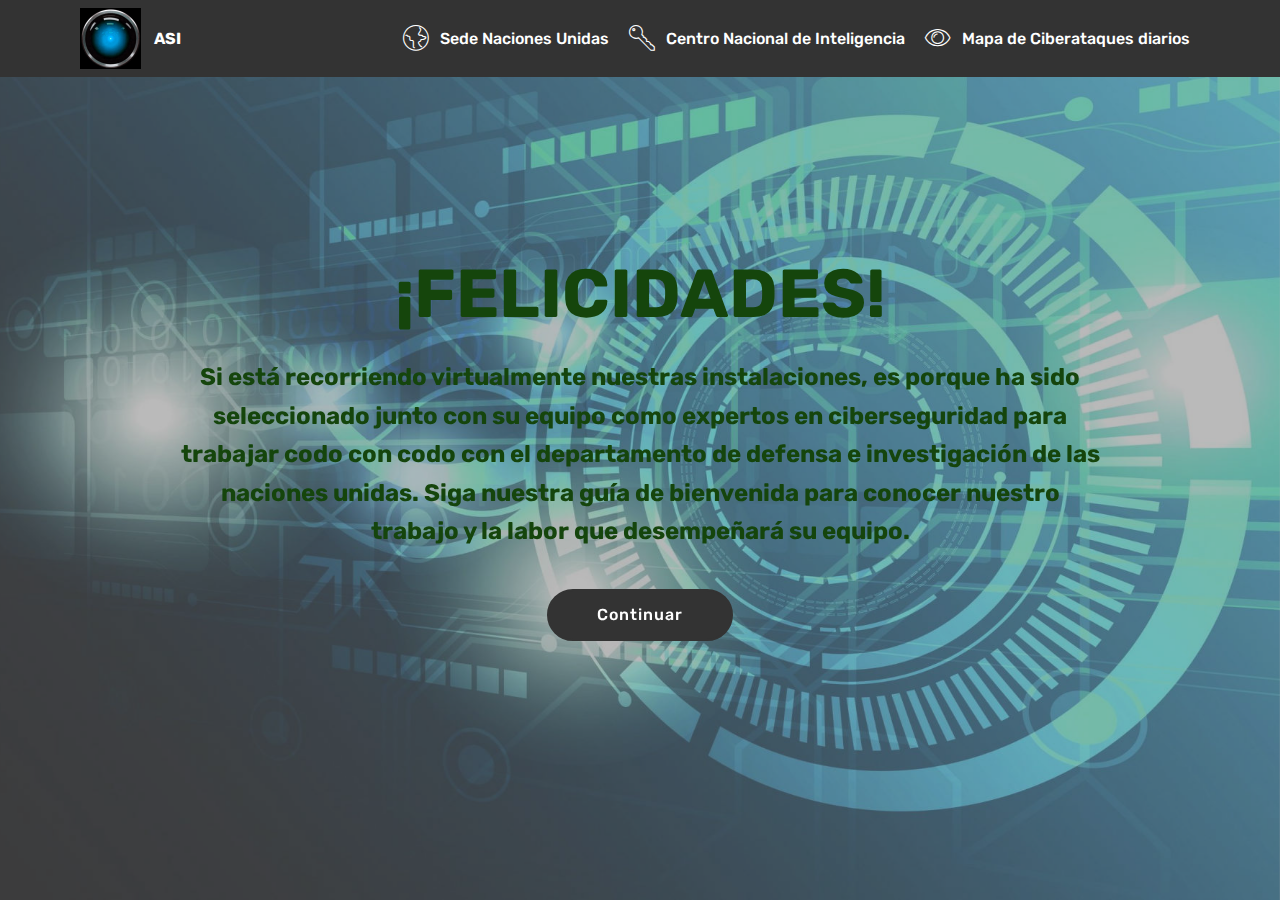
<file: index.html>
<!DOCTYPE html>
<html  >
<head>
  <!-- Site made with Mobirise Website Builder v4.12.3, https://mobirise.com -->
  <meta charset="UTF-8">
  <meta http-equiv="X-UA-Compatible" content="IE=edge">
  <meta name="generator" content="Mobirise v4.12.3, mobirise.com">
  <meta name="viewport" content="width=device-width, initial-scale=1, minimum-scale=1">
  <link rel="shortcut icon" href="assets/images/good-logo-122x122.png" type="image/x-icon">
  <meta name="description" content="">
  
  
  <title>Home</title>
  <link rel="stylesheet" href="assets/web/assets/mobirise-icons/mobirise-icons.css">
  <link rel="stylesheet" href="assets/bootstrap/css/bootstrap.min.css">
  <link rel="stylesheet" href="assets/bootstrap/css/bootstrap-grid.min.css">
  <link rel="stylesheet" href="assets/bootstrap/css/bootstrap-reboot.min.css">
  <link rel="stylesheet" href="assets/tether/tether.min.css">
  <link rel="stylesheet" href="assets/dropdown/css/style.css">
  <link rel="stylesheet" href="assets/theme/css/style.css">
  <link rel="preload" as="style" href="assets/mobirise/css/mbr-additional.css"><link rel="stylesheet" href="assets/mobirise/css/mbr-additional.css" type="text/css">
  
  
  
</head>
<body>
  <section class="menu cid-qTkzRZLJNu" once="menu" id="menu1-0">

    

    <nav class="navbar navbar-expand beta-menu navbar-dropdown align-items-center navbar-fixed-top navbar-toggleable-sm">
        <button class="navbar-toggler navbar-toggler-right" type="button" data-toggle="collapse" data-target="#navbarSupportedContent" aria-controls="navbarSupportedContent" aria-expanded="false" aria-label="Toggle navigation">
            <div class="hamburger">
                <span></span>
                <span></span>
                <span></span>
                <span></span>
            </div>
        </button>
        <div class="menu-logo">
            <div class="navbar-brand">
                <span class="navbar-logo">
                    <a href="https://mobirise.co">
                         <img src="assets/images/good-logo-122x122.png" alt="Mobirise" title="" style="height: 3.8rem;">
                    </a>
                </span>
                <span class="navbar-caption-wrap"><a class="navbar-caption text-white display-4" href="https://mobirise.co">
                        ASI</a></span>
            </div>
        </div>
        <div class="collapse navbar-collapse" id="navbarSupportedContent">
            <ul class="navbar-nav nav-dropdown nav-right" data-app-modern-menu="true"><li class="nav-item">
                    <a class="nav-link link text-white display-4" href="https://www.un.org/es/"><span class="mbri-globe mbr-iconfont mbr-iconfont-btn"></span>
                        
                        Sede Naciones Unidas</a>
                </li>
                <li class="nav-item">
                    <a class="nav-link link text-white display-4" href="https://www.cni.es/"><span class="mbri-key mbr-iconfont mbr-iconfont-btn"></span>
                        Centro Nacional de Inteligencia</a>
                </li><li class="nav-item"><a class="nav-link link text-white display-4" href="https://threatmap.checkpoint.com/"><span class="mbri-preview mbr-iconfont mbr-iconfont-btn"></span>
                        Mapa de Ciberataques diarios</a></li></ul>
            
        </div>
    </nav>
</section>

<section class="engine"><a href="https://mobirise.info/i">website creation software</a></section><section class="cid-qTkA127IK8 mbr-fullscreen mbr-parallax-background" id="header2-1">

    

    <div class="mbr-overlay" style="opacity: 0.5; background-color: rgb(118, 118, 118);"></div>

    <div class="container align-center">
        <div class="row justify-content-md-center">
            <div class="mbr-white col-md-10">
                <h1 class="mbr-section-title mbr-bold pb-3 mbr-fonts-style display-1">¡FELICIDADES!</h1>
                
                <p class="mbr-text pb-3 mbr-fonts-style display-5"><strong>
                    Si está recorriendo virtualmente nuestras instalaciones, es porque ha sido seleccionado junto con su equipo como expertos en ciberseguridad para trabajar codo con codo con el departamento de defensa e investigación de las naciones unidas. Siga nuestra guía de bienvenida para conocer nuestro trabajo y la labor que desempeñará su equipo.</strong></p>
                <div class="mbr-section-btn"><a class="btn btn-md btn-black display-4" href="page1.html">Continuar</a></div>
            </div>
        </div>
    </div>
    
</section>


  <script src="assets/web/assets/jquery/jquery.min.js"></script>
  <script src="assets/popper/popper.min.js"></script>
  <script src="assets/bootstrap/js/bootstrap.min.js"></script>
  <script src="assets/tether/tether.min.js"></script>
  <script src="assets/smoothscroll/smooth-scroll.js"></script>
  <script src="assets/dropdown/js/nav-dropdown.js"></script>
  <script src="assets/dropdown/js/navbar-dropdown.js"></script>
  <script src="assets/touchswipe/jquery.touch-swipe.min.js"></script>
  <script src="assets/parallax/jarallax.min.js"></script>
  <script src="assets/theme/js/script.js"></script>
  
  
</body>
</html>
</file>
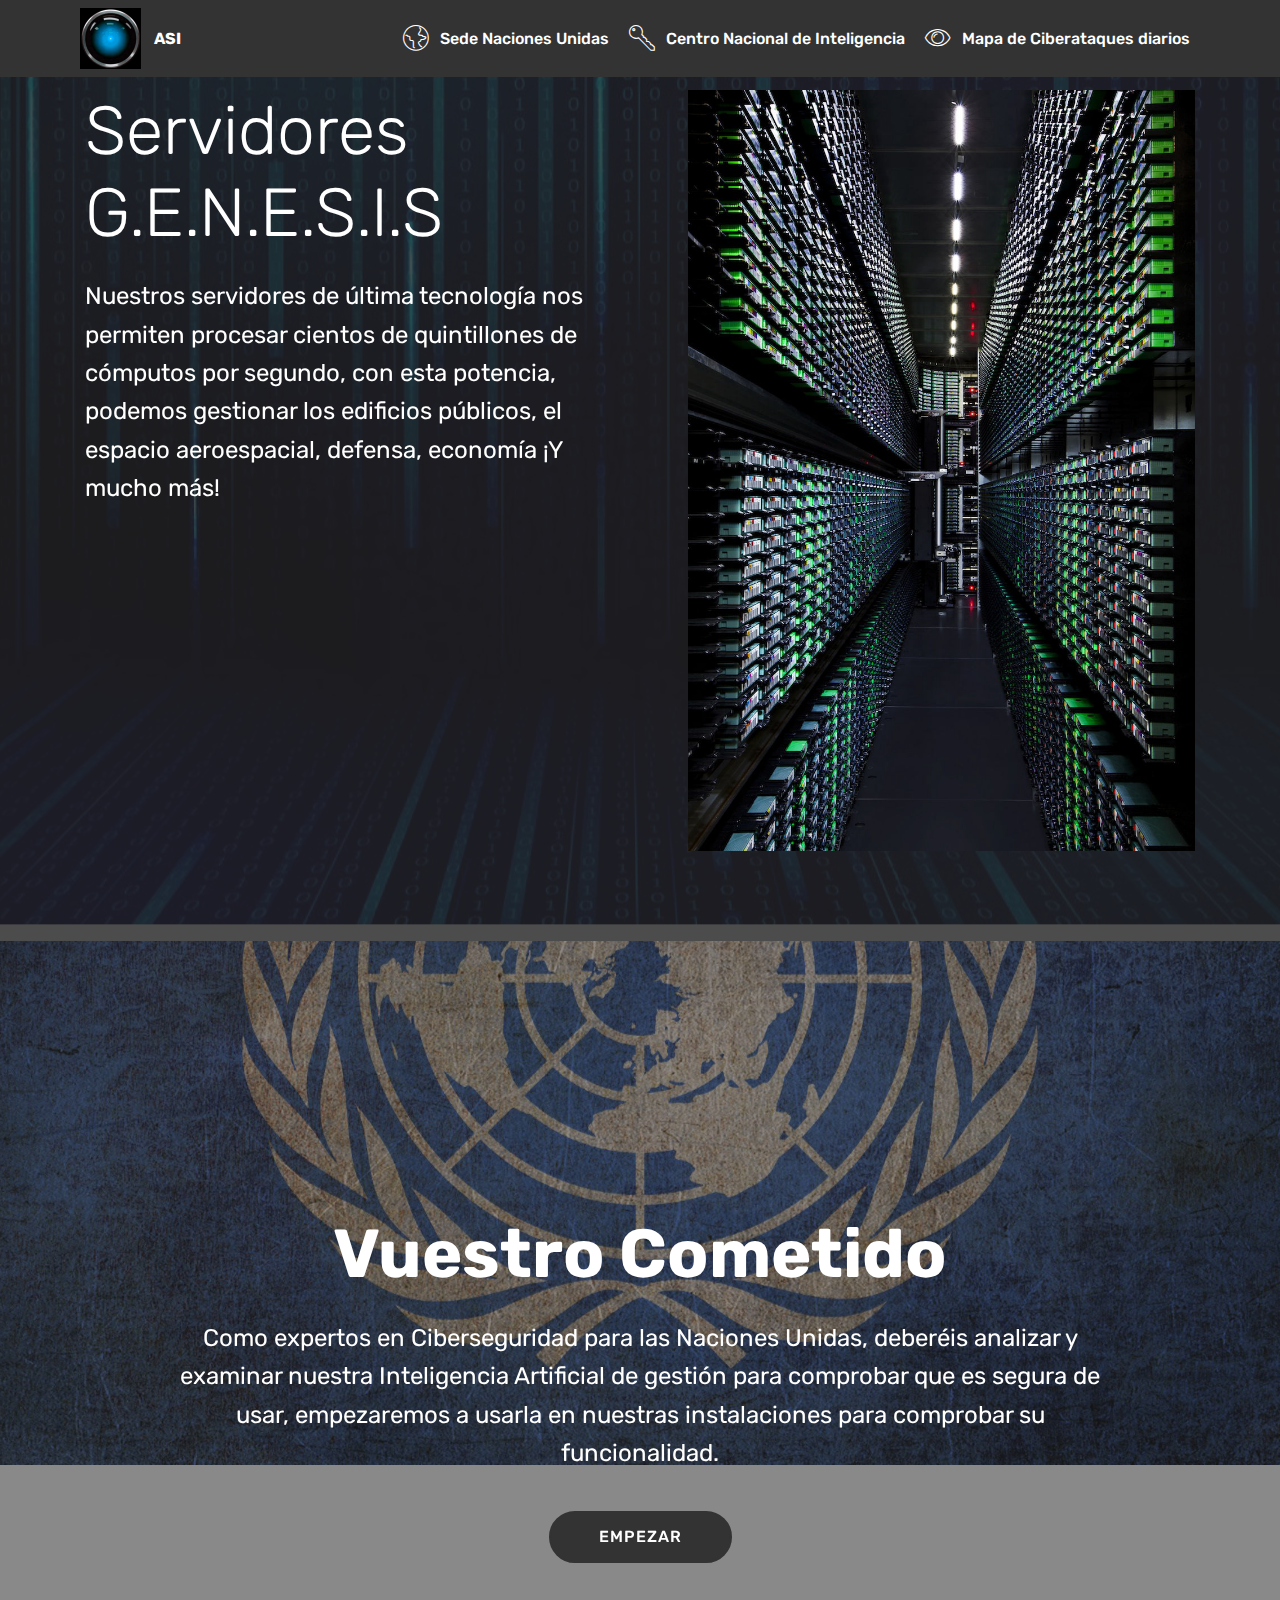
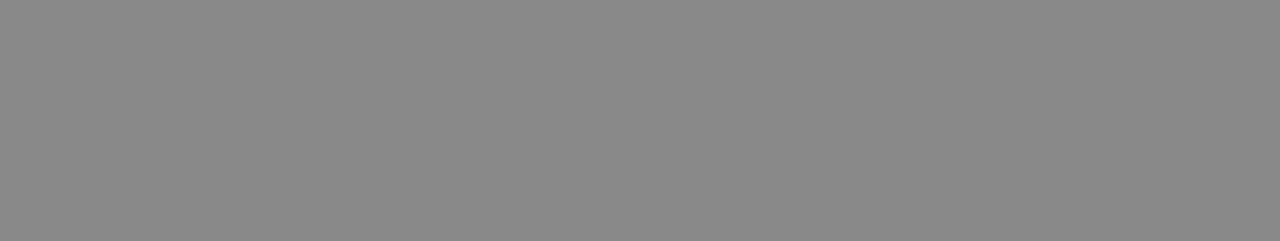
<file: page1.html>
<!DOCTYPE html>
<html  >
<head>
  <!-- Site made with Mobirise Website Builder v4.12.3, https://mobirise.com -->
  <meta charset="UTF-8">
  <meta http-equiv="X-UA-Compatible" content="IE=edge">
  <meta name="generator" content="Mobirise v4.12.3, mobirise.com">
  <meta name="viewport" content="width=device-width, initial-scale=1, minimum-scale=1">
  <link rel="shortcut icon" href="assets/images/good-logo-122x122.png" type="image/x-icon">
  <meta name="description" content="Web Creator Description">
  
  
  <title>Guia_1</title>
  <link rel="stylesheet" href="assets/web/assets/mobirise-icons/mobirise-icons.css">
  <link rel="stylesheet" href="assets/bootstrap/css/bootstrap.min.css">
  <link rel="stylesheet" href="assets/bootstrap/css/bootstrap-grid.min.css">
  <link rel="stylesheet" href="assets/bootstrap/css/bootstrap-reboot.min.css">
  <link rel="stylesheet" href="assets/tether/tether.min.css">
  <link rel="stylesheet" href="assets/dropdown/css/style.css">
  <link rel="stylesheet" href="assets/theme/css/style.css">
  <link rel="preload" as="style" href="assets/mobirise/css/mbr-additional.css"><link rel="stylesheet" href="assets/mobirise/css/mbr-additional.css" type="text/css">
  
  
  
</head>
<body>
  <section class="header3 cid-rWTXvZm8ij mbr-parallax-background" id="header3-5">

    

    <div class="mbr-overlay" style="opacity: 0.8; background-color: rgb(35, 35, 35);">
    </div>

    <div class="container">
        <div class="media-container-row">
            <div class="mbr-figure" style="width: 100%;">
                <img src="assets/images/servidores-900x1350.jpg" alt="Mobirise" title="">
            </div>

            <div class="media-content">
                <h1 class="mbr-section-title mbr-white pb-3 mbr-fonts-style display-1">Servidores G.E.N.E.S.I.S</h1>
                
                <div class="mbr-section-text mbr-white pb-3 ">
                    <p class="mbr-text mbr-fonts-style display-5">
                        Nuestros servidores de última tecnología nos permiten procesar cientos de quintillones de cómputos por segundo, con esta potencia, podemos gestionar los edificios públicos, el espacio aeroespacial, defensa, economía ¡Y mucho más!&nbsp;</p>
                </div>
                
            </div>
        </div>
    </div>

</section>

<section class="engine"><a href="https://mobirise.info/i">free website creation software</a></section><section class="menu cid-qTkzRZLJNu" once="menu" id="menu1-3">

    

    <nav class="navbar navbar-expand beta-menu navbar-dropdown align-items-center navbar-fixed-top navbar-toggleable-sm">
        <button class="navbar-toggler navbar-toggler-right" type="button" data-toggle="collapse" data-target="#navbarSupportedContent" aria-controls="navbarSupportedContent" aria-expanded="false" aria-label="Toggle navigation">
            <div class="hamburger">
                <span></span>
                <span></span>
                <span></span>
                <span></span>
            </div>
        </button>
        <div class="menu-logo">
            <div class="navbar-brand">
                <span class="navbar-logo">
                    <a href="https://mobirise.co">
                         <img src="assets/images/good-logo-122x122.png" alt="Mobirise" title="" style="height: 3.8rem;">
                    </a>
                </span>
                <span class="navbar-caption-wrap"><a class="navbar-caption text-white display-4" href="https://mobirise.co">
                        ASI</a></span>
            </div>
        </div>
        <div class="collapse navbar-collapse" id="navbarSupportedContent">
            <ul class="navbar-nav nav-dropdown nav-right" data-app-modern-menu="true"><li class="nav-item">
                    <a class="nav-link link text-white display-4" href="https://www.un.org/es/"><span class="mbri-globe mbr-iconfont mbr-iconfont-btn"></span>
                        
                        Sede Naciones Unidas</a>
                </li>
                <li class="nav-item">
                    <a class="nav-link link text-white display-4" href="https://www.cni.es/"><span class="mbri-key mbr-iconfont mbr-iconfont-btn"></span>
                        Centro Nacional de Inteligencia</a>
                </li><li class="nav-item"><a class="nav-link link text-white display-4" href="https://threatmap.checkpoint.com/"><span class="mbri-preview mbr-iconfont mbr-iconfont-btn"></span>
                        Mapa de Ciberataques diarios</a></li></ul>
            
        </div>
    </nav>
</section>

<section class="cid-rWTWpNS2at mbr-fullscreen mbr-parallax-background" id="header2-4">

    

    <div class="mbr-overlay" style="opacity: 0.5; background-color: rgb(35, 35, 35);"></div>

    <div class="container align-center">
        <div class="row justify-content-md-center">
            <div class="mbr-white col-md-10">
                <h1 class="mbr-section-title mbr-bold pb-3 mbr-fonts-style display-1">Vuestro Cometido</h1>
                
                <p class="mbr-text pb-3 mbr-fonts-style display-5">
                    Como expertos en Ciberseguridad para las Naciones Unidas, deberéis analizar y examinar nuestra Inteligencia Artificial de gestión para comprobar que es segura de usar, empezaremos a usarla en nuestras instalaciones para comprobar su funcionalidad.</p>
                <div class="mbr-section-btn"><a class="btn btn-md btn-black display-4" href="page2.html">EMPEZAR</a></div>
            </div>
        </div>
    </div>
    
</section>


  <script src="assets/web/assets/jquery/jquery.min.js"></script>
  <script src="assets/popper/popper.min.js"></script>
  <script src="assets/bootstrap/js/bootstrap.min.js"></script>
  <script src="assets/tether/tether.min.js"></script>
  <script src="assets/smoothscroll/smooth-scroll.js"></script>
  <script src="assets/parallax/jarallax.min.js"></script>
  <script src="assets/dropdown/js/nav-dropdown.js"></script>
  <script src="assets/dropdown/js/navbar-dropdown.js"></script>
  <script src="assets/touchswipe/jquery.touch-swipe.min.js"></script>
  <script src="assets/theme/js/script.js"></script>
  
  
</body>
</html>
</file>
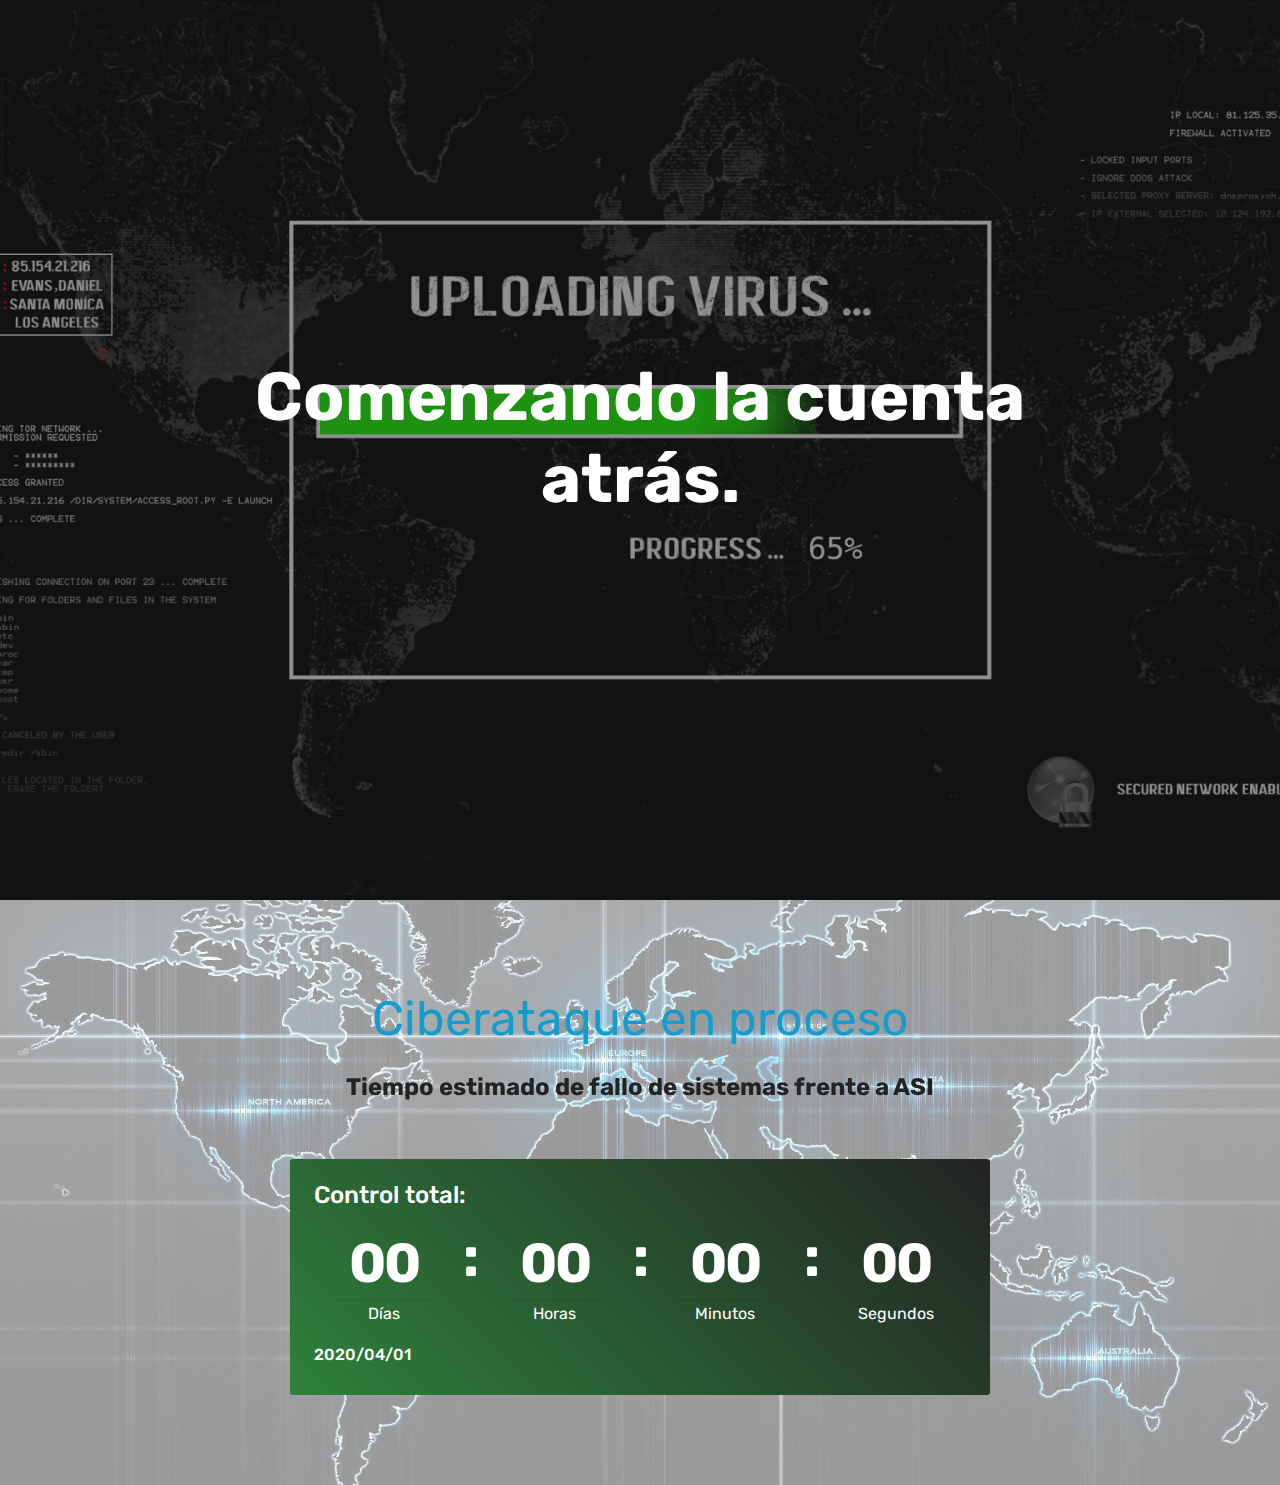
<file: page10.html>
<!DOCTYPE html>
<html  >
<head>
  <!-- Site made with Mobirise Website Builder v4.12.3, https://mobirise.com -->
  <meta charset="UTF-8">
  <meta http-equiv="X-UA-Compatible" content="IE=edge">
  <meta name="generator" content="Mobirise v4.12.3, mobirise.com">
  <meta name="viewport" content="width=device-width, initial-scale=1, minimum-scale=1">
  <link rel="shortcut icon" href="assets/images/good-logo-122x122.png" type="image/x-icon">
  <meta name="description" content="Site Builder Description">
  
  
  <title>Guia_9</title>
  <link rel="stylesheet" href="assets/web/assets/mobirise-icons/mobirise-icons.css">
  <link rel="stylesheet" href="assets/bootstrap/css/bootstrap.min.css">
  <link rel="stylesheet" href="assets/bootstrap/css/bootstrap-grid.min.css">
  <link rel="stylesheet" href="assets/bootstrap/css/bootstrap-reboot.min.css">
  <link rel="stylesheet" href="assets/tether/tether.min.css">
  <link rel="stylesheet" href="assets/theme/css/style.css">
  <link rel="preload" as="style" href="assets/mobirise/css/mbr-additional.css"><link rel="stylesheet" href="assets/mobirise/css/mbr-additional.css" type="text/css">
  
  
  
</head>
<body>
  <section class="cid-rXWclyQtd1 mbr-fullscreen mbr-parallax-background" id="header2-16">

    

    <div class="mbr-overlay" style="opacity: 0.5; background-color: rgb(35, 35, 35);"></div>

    <div class="container align-center">
        <div class="row justify-content-md-center">
            <div class="mbr-white col-md-10">
                <h1 class="mbr-section-title mbr-bold pb-3 mbr-fonts-style display-1">Comenzando la cuenta atrás.</h1>
                
                
                
            </div>
        </div>
    </div>
    
</section>

<section class="engine"><a href="https://mobirise.info/p">web templates free download</a></section><section class="countdown2 cid-rXWcDnIpwf" id="countdown2-17">

    

    <div class="mbr-overlay" style="opacity: 0.6; background-color: rgb(255, 255, 255);">
    </div>

    <div class="container">
        <h2 class="mbr-section-title pb-3 align-center mbr-fonts-style display-2"><a href="https://docs.google.com/document/d/1RoIz5QBqRrPARmF1zLWEjZ6LBo9cKFzAO05SV9Vw8IQ/edit?usp=sharing">Ciberataque en proceso</a></h2>
        <h3 class="mbr-section-subtitle align-center mbr-fonts-style display-5"><strong>
            Tiempo estimado de fallo de sistemas frente a ASI</strong></h3>
    </div>
    <div class="container pt-5 mt-2">
        <div class=" countdown-cont align-center p-4">
            <div class="event-name align-left mbr-white ">
                <h4 class="mbr-fonts-style display-5">Control total:</h4>
            </div>
            <div class="countdown align-center py-2" data-due-date="2020/06/24 12:00 ">
            </div>
            <div class="daysCountdown col-xs-3 col-sm-3 col-md-3" title="Días"></div>
            <div class="hoursCountdown col-xs-3 col-sm-3 col-md-3" title="Horas"></div>
            <div class="minutesCountdown col-xs-3 col-sm-3 col-md-3" title="Minutos"></div>
            <div class="secondsCountdown col-xs-3 col-sm-3 col-md-3" title="Segundos"></div>
            <div class="event-date align-left mbr-white">
                <h5 class="mbr-fonts-style display-7">2020/04/01</h5>
            </div>
        </div>

        
    </div>
</section>


  <script src="assets/web/assets/jquery/jquery.min.js"></script>
  <script src="assets/popper/popper.min.js"></script>
  <script src="assets/bootstrap/js/bootstrap.min.js"></script>
  <script src="assets/tether/tether.min.js"></script>
  <script src="assets/smoothscroll/smooth-scroll.js"></script>
  <script src="assets/parallax/jarallax.min.js"></script>
  <script src="assets/countdown/jquery.countdown.min.js"></script>
  <script src="assets/theme/js/script.js"></script>
  
  
</body>
</html>
</file>
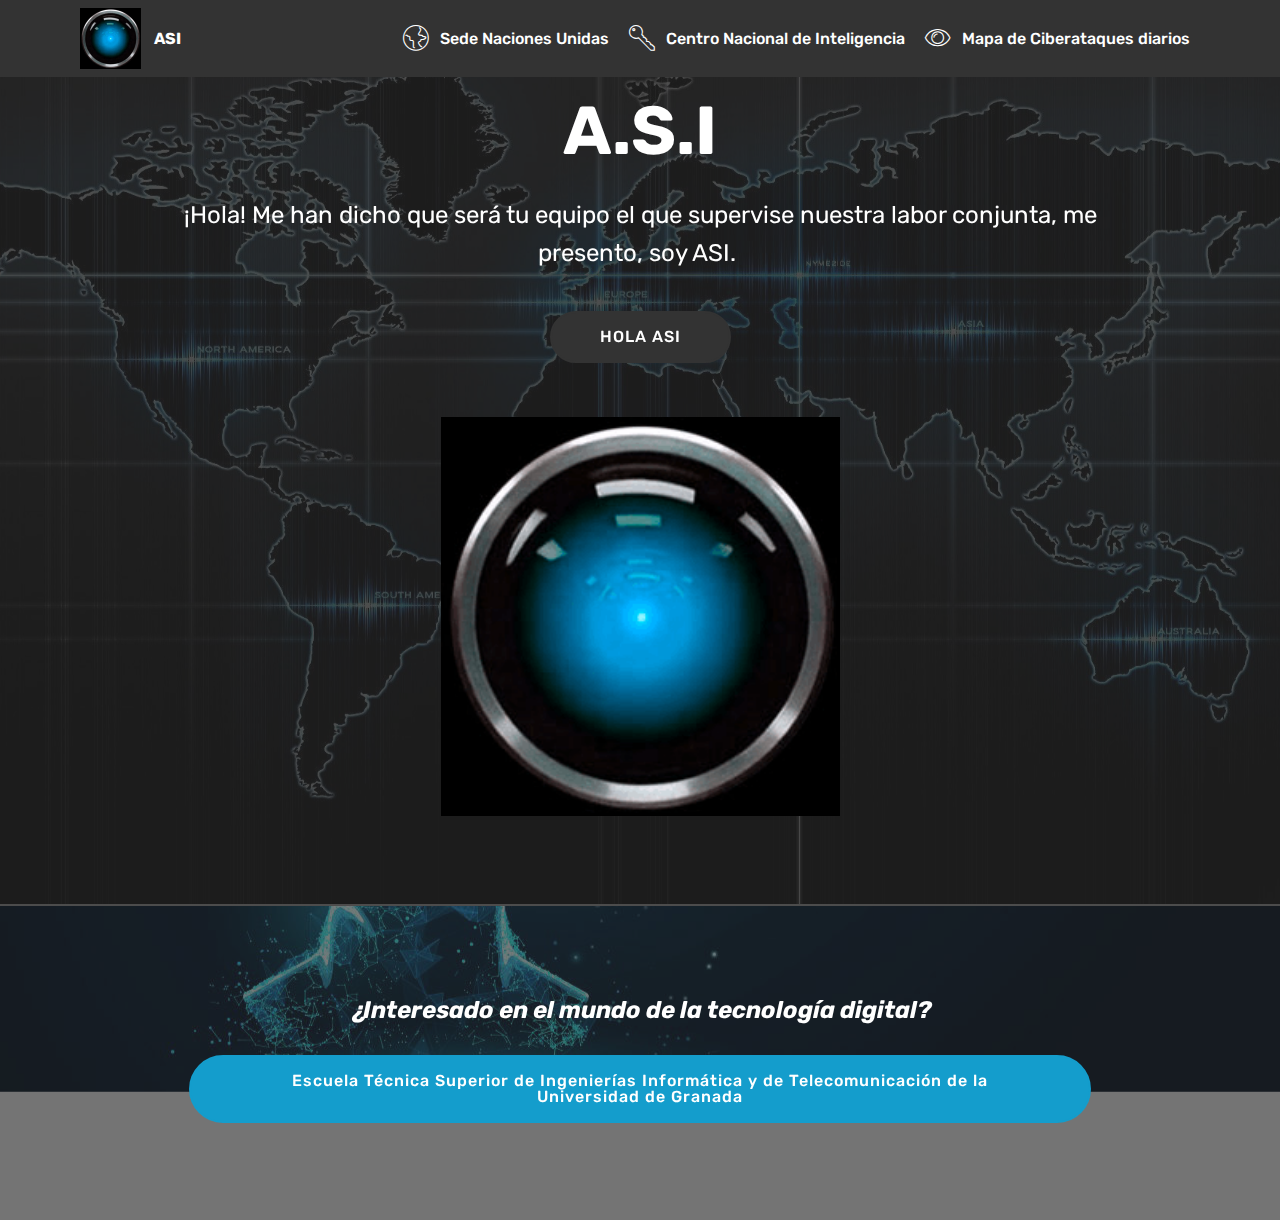
<file: page2.html>
<!DOCTYPE html>
<html  >
<head>
  <!-- Site made with Mobirise Website Builder v4.12.3, https://mobirise.com -->
  <meta charset="UTF-8">
  <meta http-equiv="X-UA-Compatible" content="IE=edge">
  <meta name="generator" content="Mobirise v4.12.3, mobirise.com">
  <meta name="viewport" content="width=device-width, initial-scale=1, minimum-scale=1">
  <link rel="shortcut icon" href="assets/images/good-logo-122x122.png" type="image/x-icon">
  <meta name="description" content="Site Builder Description">
  
  
  <title>Guia_2</title>
  <link rel="stylesheet" href="assets/web/assets/mobirise-icons/mobirise-icons.css">
  <link rel="stylesheet" href="assets/bootstrap/css/bootstrap.min.css">
  <link rel="stylesheet" href="assets/bootstrap/css/bootstrap-grid.min.css">
  <link rel="stylesheet" href="assets/bootstrap/css/bootstrap-reboot.min.css">
  <link rel="stylesheet" href="assets/tether/tether.min.css">
  <link rel="stylesheet" href="assets/dropdown/css/style.css">
  <link rel="stylesheet" href="assets/theme/css/style.css">
  <link rel="preload" as="style" href="assets/mobirise/css/mbr-additional.css"><link rel="stylesheet" href="assets/mobirise/css/mbr-additional.css" type="text/css">
  
  
  
</head>
<body>
  <section class="menu cid-qTkzRZLJNu" once="menu" id="menu1-6">

    

    <nav class="navbar navbar-expand beta-menu navbar-dropdown align-items-center navbar-fixed-top navbar-toggleable-sm">
        <button class="navbar-toggler navbar-toggler-right" type="button" data-toggle="collapse" data-target="#navbarSupportedContent" aria-controls="navbarSupportedContent" aria-expanded="false" aria-label="Toggle navigation">
            <div class="hamburger">
                <span></span>
                <span></span>
                <span></span>
                <span></span>
            </div>
        </button>
        <div class="menu-logo">
            <div class="navbar-brand">
                <span class="navbar-logo">
                    <a href="https://mobirise.co">
                         <img src="assets/images/good-logo-122x122.png" alt="Mobirise" title="" style="height: 3.8rem;">
                    </a>
                </span>
                <span class="navbar-caption-wrap"><a class="navbar-caption text-white display-4" href="https://mobirise.co">
                        ASI</a></span>
            </div>
        </div>
        <div class="collapse navbar-collapse" id="navbarSupportedContent">
            <ul class="navbar-nav nav-dropdown nav-right" data-app-modern-menu="true"><li class="nav-item">
                    <a class="nav-link link text-white display-4" href="https://www.un.org/es/"><span class="mbri-globe mbr-iconfont mbr-iconfont-btn"></span>
                        
                        Sede Naciones Unidas</a>
                </li>
                <li class="nav-item">
                    <a class="nav-link link text-white display-4" href="https://www.cni.es/"><span class="mbri-key mbr-iconfont mbr-iconfont-btn"></span>
                        Centro Nacional de Inteligencia</a>
                </li><li class="nav-item"><a class="nav-link link text-white display-4" href="https://threatmap.checkpoint.com/"><span class="mbri-preview mbr-iconfont mbr-iconfont-btn"></span>
                        Mapa de Ciberataques diarios</a></li></ul>
            
        </div>
    </nav>
</section>

<section class="engine"><a href="https://mobirise.info/r">bootstrap template</a></section><section class="header4 cid-rWTZNAGg0U mbr-parallax-background" id="header4-8">

    

    <div class="mbr-overlay" style="opacity: 0.8; background-color: rgb(35, 35, 35);">
    </div>

    <div class="container">
        <div class="row justify-content-md-center">
            <div class="media-content col-md-10">
                <h1 class="mbr-section-title align-center mbr-white pb-3 mbr-bold mbr-fonts-style display-1">
                    A.S.I</h1>
                
                <div class="mbr-text align-center mbr-white pb-3">
                    <p class="mbr-text mbr-fonts-style display-5">
                        ¡Hola! Me han dicho que será tu equipo el que supervise nuestra labor conjunta, me presento, soy ASI.&nbsp;</p>
                </div>
                <div class="mbr-section-btn align-center"><a class="btn btn-md btn-black display-4" href="page3.html">HOLA ASI</a></div>
            </div>
            <div class="mbr-figure pt-5">
                <img src="assets/images/good-logo-250x250.png" alt="Mobirise" title="" style="width: 35%;">
            </div>
        </div>
    </div>
</section>

<section class="header1 cid-rXW9sskq3j mbr-parallax-background" id="header16-z">

    

    <div class="mbr-overlay" style="opacity: 0.6; background-color: rgb(35, 35, 35);">
    </div>

    <div class="container">
        <div class="row justify-content-md-center">
            <div class="col-md-10 align-center">
                <h1 class="mbr-section-title mbr-bold pb-3 mbr-fonts-style display-5"><em>¿Interesado en el mundo de la tecnología digital?</em></h1>
                
                
                <div class="mbr-section-btn"><a class="btn btn-md btn-primary display-4" href="https://etsiit.ugr.es/">Escuela Técnica Superior de Ingenierías Informática y de Telecomunicación de la Universidad de Granada</a></div>
            </div>
        </div>
    </div>

</section>


  <script src="assets/web/assets/jquery/jquery.min.js"></script>
  <script src="assets/popper/popper.min.js"></script>
  <script src="assets/bootstrap/js/bootstrap.min.js"></script>
  <script src="assets/tether/tether.min.js"></script>
  <script src="assets/smoothscroll/smooth-scroll.js"></script>
  <script src="assets/dropdown/js/nav-dropdown.js"></script>
  <script src="assets/dropdown/js/navbar-dropdown.js"></script>
  <script src="assets/touchswipe/jquery.touch-swipe.min.js"></script>
  <script src="assets/parallax/jarallax.min.js"></script>
  <script src="assets/theme/js/script.js"></script>
  
  
</body>
</html>
</file>
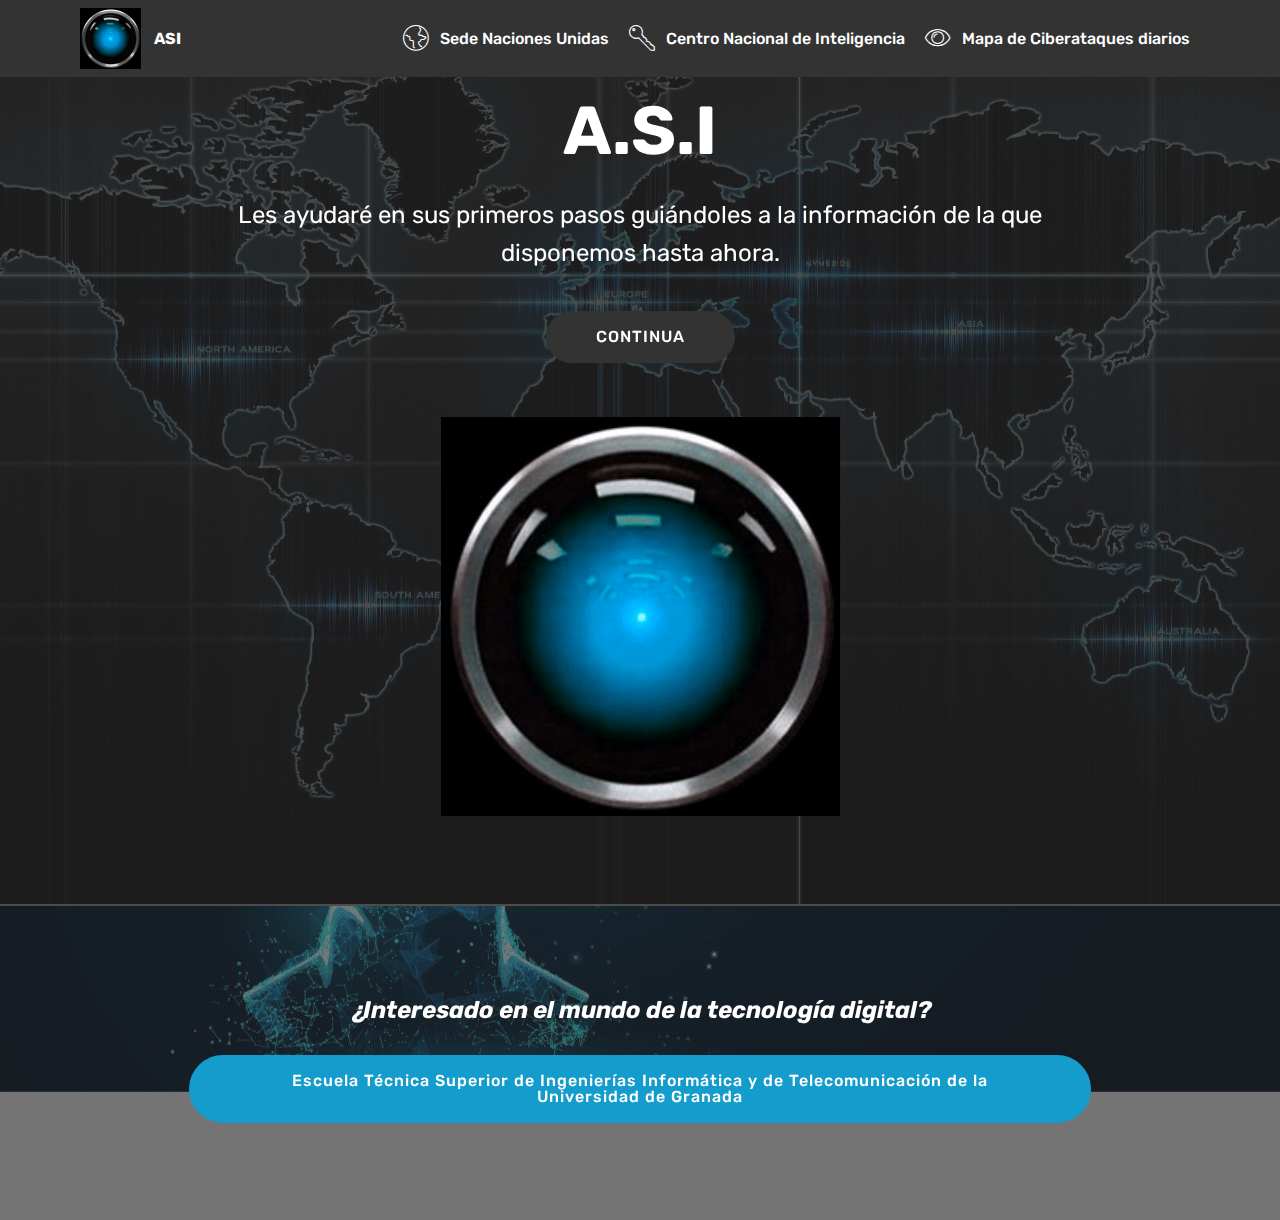
<file: page3.html>
<!DOCTYPE html>
<html  >
<head>
  <!-- Site made with Mobirise Website Builder v4.12.3, https://mobirise.com -->
  <meta charset="UTF-8">
  <meta http-equiv="X-UA-Compatible" content="IE=edge">
  <meta name="generator" content="Mobirise v4.12.3, mobirise.com">
  <meta name="viewport" content="width=device-width, initial-scale=1, minimum-scale=1">
  <link rel="shortcut icon" href="assets/images/good-logo-122x122.png" type="image/x-icon">
  <meta name="description" content="Site Builder Description">
  
  
  <title>Guia_3</title>
  <link rel="stylesheet" href="assets/web/assets/mobirise-icons/mobirise-icons.css">
  <link rel="stylesheet" href="assets/bootstrap/css/bootstrap.min.css">
  <link rel="stylesheet" href="assets/bootstrap/css/bootstrap-grid.min.css">
  <link rel="stylesheet" href="assets/bootstrap/css/bootstrap-reboot.min.css">
  <link rel="stylesheet" href="assets/tether/tether.min.css">
  <link rel="stylesheet" href="assets/dropdown/css/style.css">
  <link rel="stylesheet" href="assets/theme/css/style.css">
  <link rel="preload" as="style" href="assets/mobirise/css/mbr-additional.css"><link rel="stylesheet" href="assets/mobirise/css/mbr-additional.css" type="text/css">
  
  
  
</head>
<body>
  <section class="menu cid-rWU0f9RAiV" once="menu" id="menu1-9">

    

    <nav class="navbar navbar-expand beta-menu navbar-dropdown align-items-center navbar-fixed-top navbar-toggleable-sm">
        <button class="navbar-toggler navbar-toggler-right" type="button" data-toggle="collapse" data-target="#navbarSupportedContent" aria-controls="navbarSupportedContent" aria-expanded="false" aria-label="Toggle navigation">
            <div class="hamburger">
                <span></span>
                <span></span>
                <span></span>
                <span></span>
            </div>
        </button>
        <div class="menu-logo">
            <div class="navbar-brand">
                <span class="navbar-logo">
                    <a href="https://mobirise.co">
                         <img src="assets/images/good-logo-122x122.png" alt="Mobirise" title="" style="height: 3.8rem;">
                    </a>
                </span>
                <span class="navbar-caption-wrap"><a class="navbar-caption text-white display-4" href="https://mobirise.co">
                        ASI</a></span>
            </div>
        </div>
        <div class="collapse navbar-collapse" id="navbarSupportedContent">
            <ul class="navbar-nav nav-dropdown nav-right" data-app-modern-menu="true"><li class="nav-item">
                    <a class="nav-link link text-white display-4" href="https://www.un.org/es/"><span class="mbri-globe mbr-iconfont mbr-iconfont-btn"></span>
                        
                        Sede Naciones Unidas</a>
                </li>
                <li class="nav-item">
                    <a class="nav-link link text-white display-4" href="https://www.cni.es/"><span class="mbri-key mbr-iconfont mbr-iconfont-btn"></span>
                        Centro Nacional de Inteligencia</a>
                </li><li class="nav-item"><a class="nav-link link text-white display-4" href="https://threatmap.checkpoint.com/"><span class="mbri-preview mbr-iconfont mbr-iconfont-btn"></span>
                        Mapa de Ciberataques diarios</a></li></ul>
            
        </div>
    </nav>
</section>

<section class="engine"><a href="https://mobirise.info/f">simple web creator</a></section><section class="header4 cid-rWU0fahfiZ mbr-parallax-background" id="header4-a">

    

    <div class="mbr-overlay" style="opacity: 0.8; background-color: rgb(35, 35, 35);">
    </div>

    <div class="container">
        <div class="row justify-content-md-center">
            <div class="media-content col-md-10">
                <h1 class="mbr-section-title align-center mbr-white pb-3 mbr-bold mbr-fonts-style display-1">
                    A.S.I</h1>
                
                <div class="mbr-text align-center mbr-white pb-3">
                    <p class="mbr-text mbr-fonts-style display-5">Les ayudaré en sus primeros pasos guiándoles a la información de la que disponemos hasta ahora.</p>
                </div>
                <div class="mbr-section-btn align-center"><a class="btn btn-md btn-black display-4" href="page4.html">CONTINUA</a></div>
            </div>
            <div class="mbr-figure pt-5">
                <img src="assets/images/good-logo-250x250.png" alt="Mobirise" title="" style="width: 35%;">
            </div>
        </div>
    </div>
</section>

<section class="header1 cid-rXWa8G7a4D mbr-parallax-background" id="header16-10">

    

    <div class="mbr-overlay" style="opacity: 0.6; background-color: rgb(35, 35, 35);">
    </div>

    <div class="container">
        <div class="row justify-content-md-center">
            <div class="col-md-10 align-center">
                <h1 class="mbr-section-title mbr-bold pb-3 mbr-fonts-style display-5"><em>¿Interesado en el mundo de la tecnología digital?</em></h1>
                
                
                <div class="mbr-section-btn"><a class="btn btn-md btn-primary display-4" href="https://etsiit.ugr.es/">Escuela Técnica Superior de Ingenierías Informática y de Telecomunicación de la Universidad de Granada</a></div>
            </div>
        </div>
    </div>

</section>


  <script src="assets/web/assets/jquery/jquery.min.js"></script>
  <script src="assets/popper/popper.min.js"></script>
  <script src="assets/bootstrap/js/bootstrap.min.js"></script>
  <script src="assets/tether/tether.min.js"></script>
  <script src="assets/smoothscroll/smooth-scroll.js"></script>
  <script src="assets/dropdown/js/nav-dropdown.js"></script>
  <script src="assets/dropdown/js/navbar-dropdown.js"></script>
  <script src="assets/touchswipe/jquery.touch-swipe.min.js"></script>
  <script src="assets/parallax/jarallax.min.js"></script>
  <script src="assets/theme/js/script.js"></script>
  
  
</body>
</html>
</file>
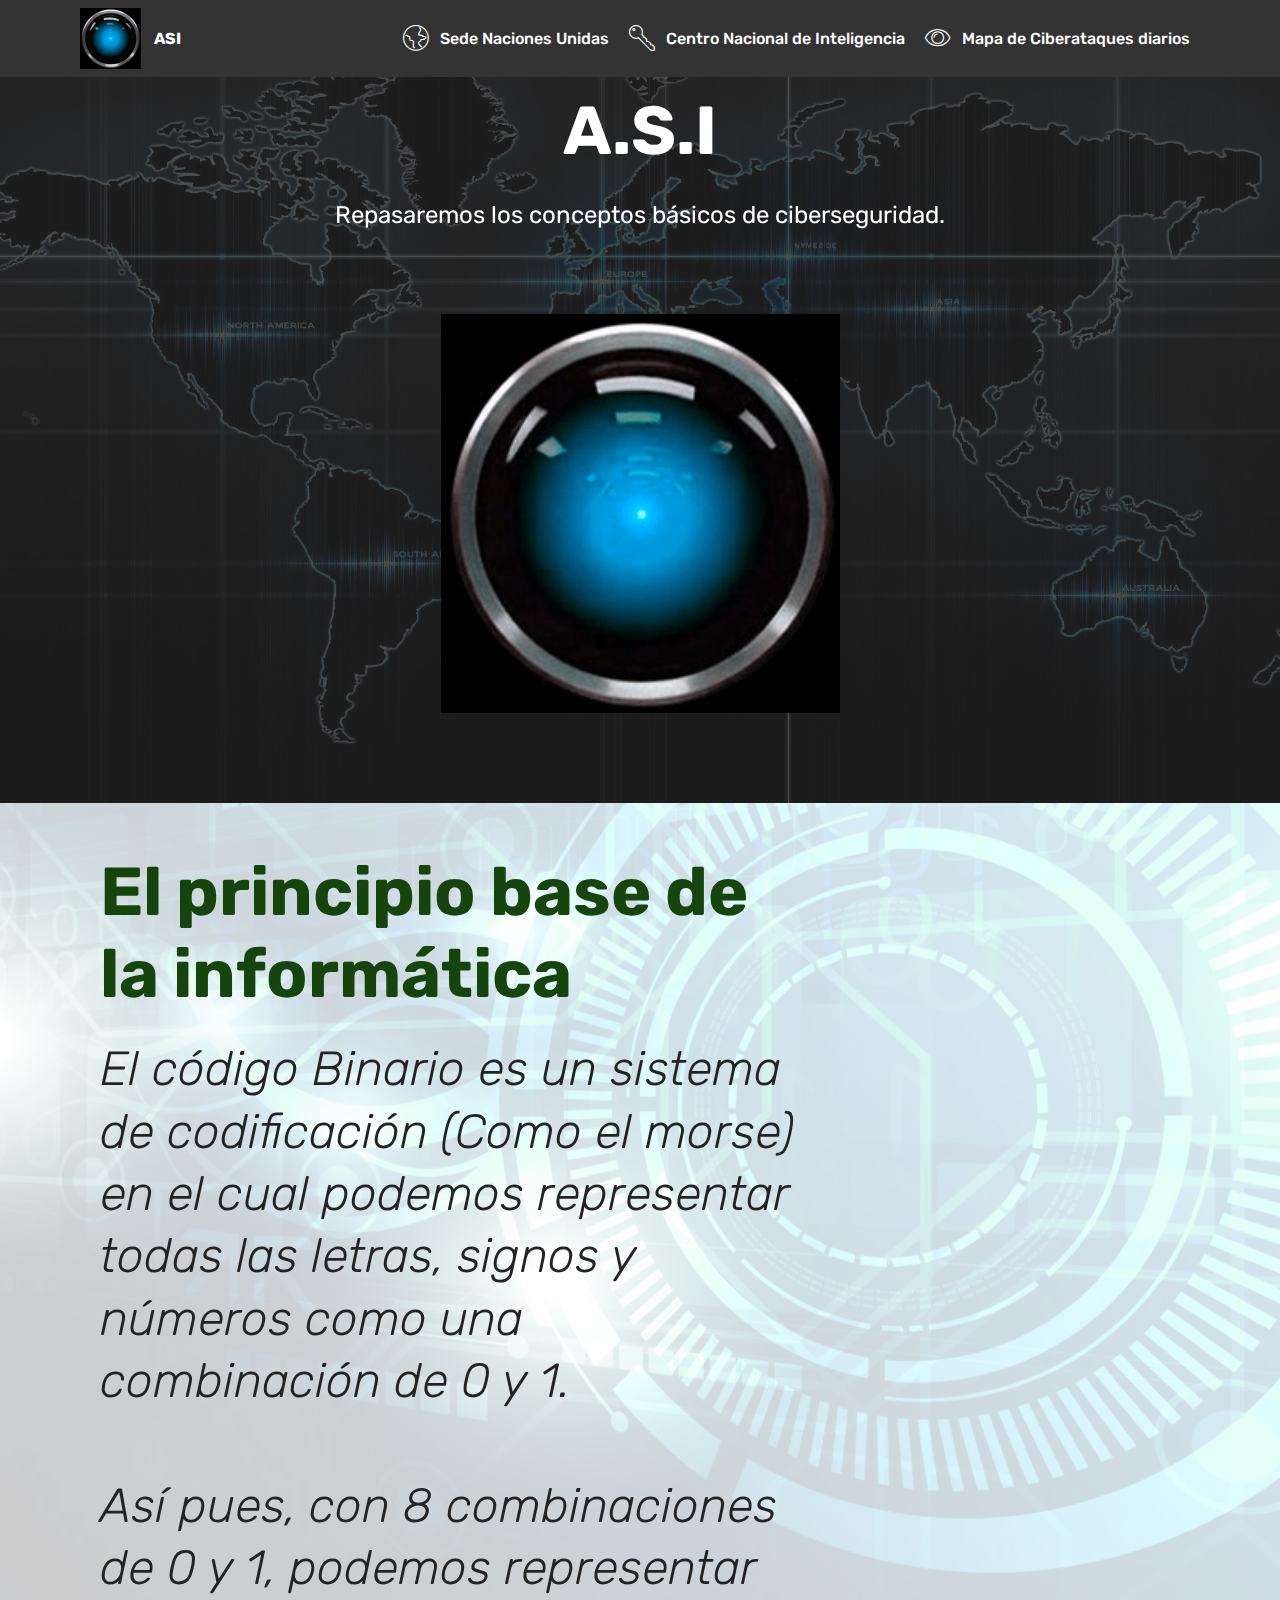
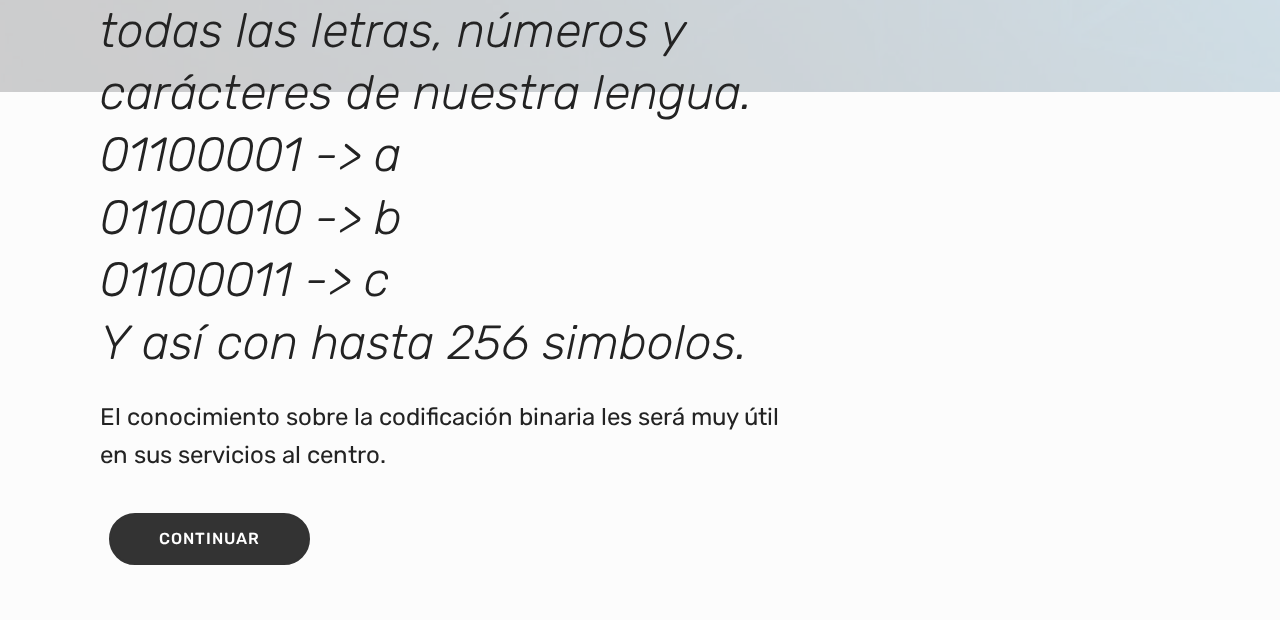
<file: page4.html>
<!DOCTYPE html>
<html  >
<head>
  <!-- Site made with Mobirise Website Builder v4.12.3, https://mobirise.com -->
  <meta charset="UTF-8">
  <meta http-equiv="X-UA-Compatible" content="IE=edge">
  <meta name="generator" content="Mobirise v4.12.3, mobirise.com">
  <meta name="viewport" content="width=device-width, initial-scale=1, minimum-scale=1">
  <link rel="shortcut icon" href="assets/images/good-logo-122x122.png" type="image/x-icon">
  <meta name="description" content="Site Builder Description">
  
  
  <title>Guia_4</title>
  <link rel="stylesheet" href="assets/web/assets/mobirise-icons/mobirise-icons.css">
  <link rel="stylesheet" href="assets/bootstrap/css/bootstrap.min.css">
  <link rel="stylesheet" href="assets/bootstrap/css/bootstrap-grid.min.css">
  <link rel="stylesheet" href="assets/bootstrap/css/bootstrap-reboot.min.css">
  <link rel="stylesheet" href="assets/tether/tether.min.css">
  <link rel="stylesheet" href="assets/dropdown/css/style.css">
  <link rel="stylesheet" href="assets/theme/css/style.css">
  <link rel="preload" as="style" href="assets/mobirise/css/mbr-additional.css"><link rel="stylesheet" href="assets/mobirise/css/mbr-additional.css" type="text/css">
  
  
  
</head>
<body>
  <section class="menu cid-rWU0tV1I6Q" once="menu" id="menu1-b">

    

    <nav class="navbar navbar-expand beta-menu navbar-dropdown align-items-center navbar-fixed-top navbar-toggleable-sm">
        <button class="navbar-toggler navbar-toggler-right" type="button" data-toggle="collapse" data-target="#navbarSupportedContent" aria-controls="navbarSupportedContent" aria-expanded="false" aria-label="Toggle navigation">
            <div class="hamburger">
                <span></span>
                <span></span>
                <span></span>
                <span></span>
            </div>
        </button>
        <div class="menu-logo">
            <div class="navbar-brand">
                <span class="navbar-logo">
                    <a href="https://mobirise.co">
                         <img src="assets/images/good-logo-122x122.png" alt="Mobirise" title="" style="height: 3.8rem;">
                    </a>
                </span>
                <span class="navbar-caption-wrap"><a class="navbar-caption text-white display-4" href="https://mobirise.co">
                        ASI</a></span>
            </div>
        </div>
        <div class="collapse navbar-collapse" id="navbarSupportedContent">
            <ul class="navbar-nav nav-dropdown nav-right" data-app-modern-menu="true"><li class="nav-item">
                    <a class="nav-link link text-white display-4" href="https://www.un.org/es/"><span class="mbri-globe mbr-iconfont mbr-iconfont-btn"></span>
                        
                        Sede Naciones Unidas</a>
                </li>
                <li class="nav-item">
                    <a class="nav-link link text-white display-4" href="https://www.cni.es/"><span class="mbri-key mbr-iconfont mbr-iconfont-btn"></span>
                        Centro Nacional de Inteligencia</a>
                </li><li class="nav-item"><a class="nav-link link text-white display-4" href="https://threatmap.checkpoint.com/"><span class="mbri-preview mbr-iconfont mbr-iconfont-btn"></span>
                        Mapa de Ciberataques diarios</a></li></ul>
            
        </div>
    </nav>
</section>

<section class="engine"><a href="https://mobirise.info/z">best website templates</a></section><section class="header4 cid-rWU0tVyRdq mbr-parallax-background" id="header4-c">

    

    <div class="mbr-overlay" style="opacity: 0.8; background-color: rgb(35, 35, 35);">
    </div>

    <div class="container">
        <div class="row justify-content-md-center">
            <div class="media-content col-md-10">
                <h1 class="mbr-section-title align-center mbr-white pb-3 mbr-bold mbr-fonts-style display-1">
                    A.S.I</h1>
                
                <div class="mbr-text align-center mbr-white pb-3">
                    <p class="mbr-text mbr-fonts-style display-5">Repasaremos los conceptos básicos de ciberseguridad.</p>
                </div>
                
            </div>
            <div class="mbr-figure pt-5">
                <img src="assets/images/good-logo-250x250.png" alt="Mobirise" title="" style="width: 35%;">
            </div>
        </div>
    </div>
</section>

<section class="header9 cid-rWU0zwV752 mbr-fullscreen mbr-parallax-background" id="header9-d">

    

    <div class="mbr-overlay" style="opacity: 0.8; background-color: rgb(255, 255, 255);">
    </div>

    <div class="container">
        <div class="media-container-column mbr-white col-lg-8 col-md-10">
            <h1 class="mbr-section-title align-left mbr-bold pb-3 mbr-fonts-style display-1">El principio base de la informática</h1>
            <h3 class="mbr-section-subtitle align-left mbr-light pb-3 mbr-fonts-style display-2">
                El código Binario es un sistema de codificación (Como el morse) en el cual podemos representar todas las letras, signos y números como una combinación de 0 y 1.<br><br>Así pues, con 8 combinaciones de 0 y 1, podemos representar todas las letras, números y carácteres de nuestra lengua.<br>01100001 -&gt; a<br>01100010 -&gt; b<br>01100011 -&gt; c<br>Y así con hasta 256 simbolos.&nbsp;</h3>
            <p class="mbr-text align-left pb-3 mbr-fonts-style display-5">El conocimiento sobre la codificación binaria les será muy útil en sus servicios al centro.</p>
            <div class="mbr-section-btn align-left"><a class="btn btn-md btn-black display-4" href="page5.html">CONTINUAR</a></div>
        </div>
    </div>

    
</section>


  <script src="assets/web/assets/jquery/jquery.min.js"></script>
  <script src="assets/popper/popper.min.js"></script>
  <script src="assets/bootstrap/js/bootstrap.min.js"></script>
  <script src="assets/tether/tether.min.js"></script>
  <script src="assets/smoothscroll/smooth-scroll.js"></script>
  <script src="assets/dropdown/js/nav-dropdown.js"></script>
  <script src="assets/dropdown/js/navbar-dropdown.js"></script>
  <script src="assets/touchswipe/jquery.touch-swipe.min.js"></script>
  <script src="assets/parallax/jarallax.min.js"></script>
  <script src="assets/theme/js/script.js"></script>
  
  
</body>
</html>
</file>
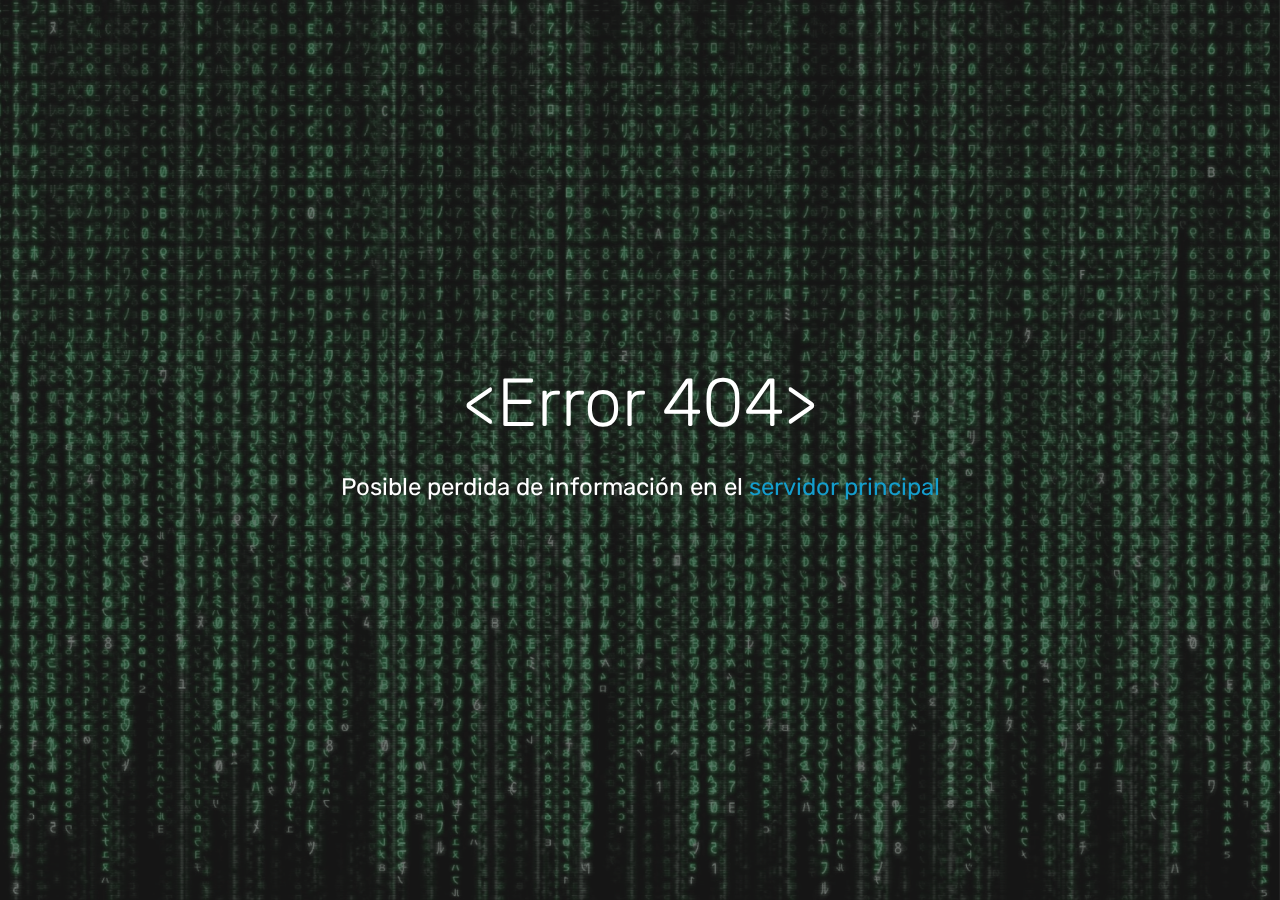
<file: page5.html>
<!DOCTYPE html>
<html  >
<head>
  <!-- Site made with Mobirise Website Builder v4.12.3, https://mobirise.com -->
  <meta charset="UTF-8">
  <meta http-equiv="X-UA-Compatible" content="IE=edge">
  <meta name="generator" content="Mobirise v4.12.3, mobirise.com">
  <meta name="viewport" content="width=device-width, initial-scale=1, minimum-scale=1">
  <link rel="shortcut icon" href="assets/images/good-logo-122x122.png" type="image/x-icon">
  <meta name="description" content="Site Builder Description">
  
  
  <title>Error_1</title>
  <link rel="stylesheet" href="assets/web/assets/mobirise-icons/mobirise-icons.css">
  <link rel="stylesheet" href="assets/bootstrap/css/bootstrap.min.css">
  <link rel="stylesheet" href="assets/bootstrap/css/bootstrap-grid.min.css">
  <link rel="stylesheet" href="assets/bootstrap/css/bootstrap-reboot.min.css">
  <link rel="stylesheet" href="assets/tether/tether.min.css">
  <link rel="stylesheet" href="assets/theme/css/style.css">
  <link rel="preload" as="style" href="assets/mobirise/css/mbr-additional.css"><link rel="stylesheet" href="assets/mobirise/css/mbr-additional.css" type="text/css">
  
  
  
</head>
<body>
  <section class="header5 cid-rWU17fW4qP mbr-fullscreen mbr-parallax-background" id="header5-h">

    

    <div class="mbr-overlay" style="opacity: 0.6; background-color: rgb(35, 35, 35);">
    </div>
    <div class="container">
        <div class="row justify-content-center">
            <div class="mbr-white col-md-10">
                <h1 class="mbr-section-title align-center pb-3 mbr-fonts-style display-1">&lt;Error 404&gt;</h1>
                <p class="mbr-text align-center display-5 pb-3 mbr-fonts-style">Posible perdida de información en el <strong><a href="page6.html">servidor principal</a></strong></p>
                
            </div>
        </div>
    </div>

    
</section>


  <section class="engine"><a href="https://mobirise.info/m">site design templates</a></section><script src="assets/web/assets/jquery/jquery.min.js"></script>
  <script src="assets/popper/popper.min.js"></script>
  <script src="assets/bootstrap/js/bootstrap.min.js"></script>
  <script src="assets/tether/tether.min.js"></script>
  <script src="assets/smoothscroll/smooth-scroll.js"></script>
  <script src="assets/parallax/jarallax.min.js"></script>
  <script src="assets/theme/js/script.js"></script>
  
  
</body>
</html>
</file>
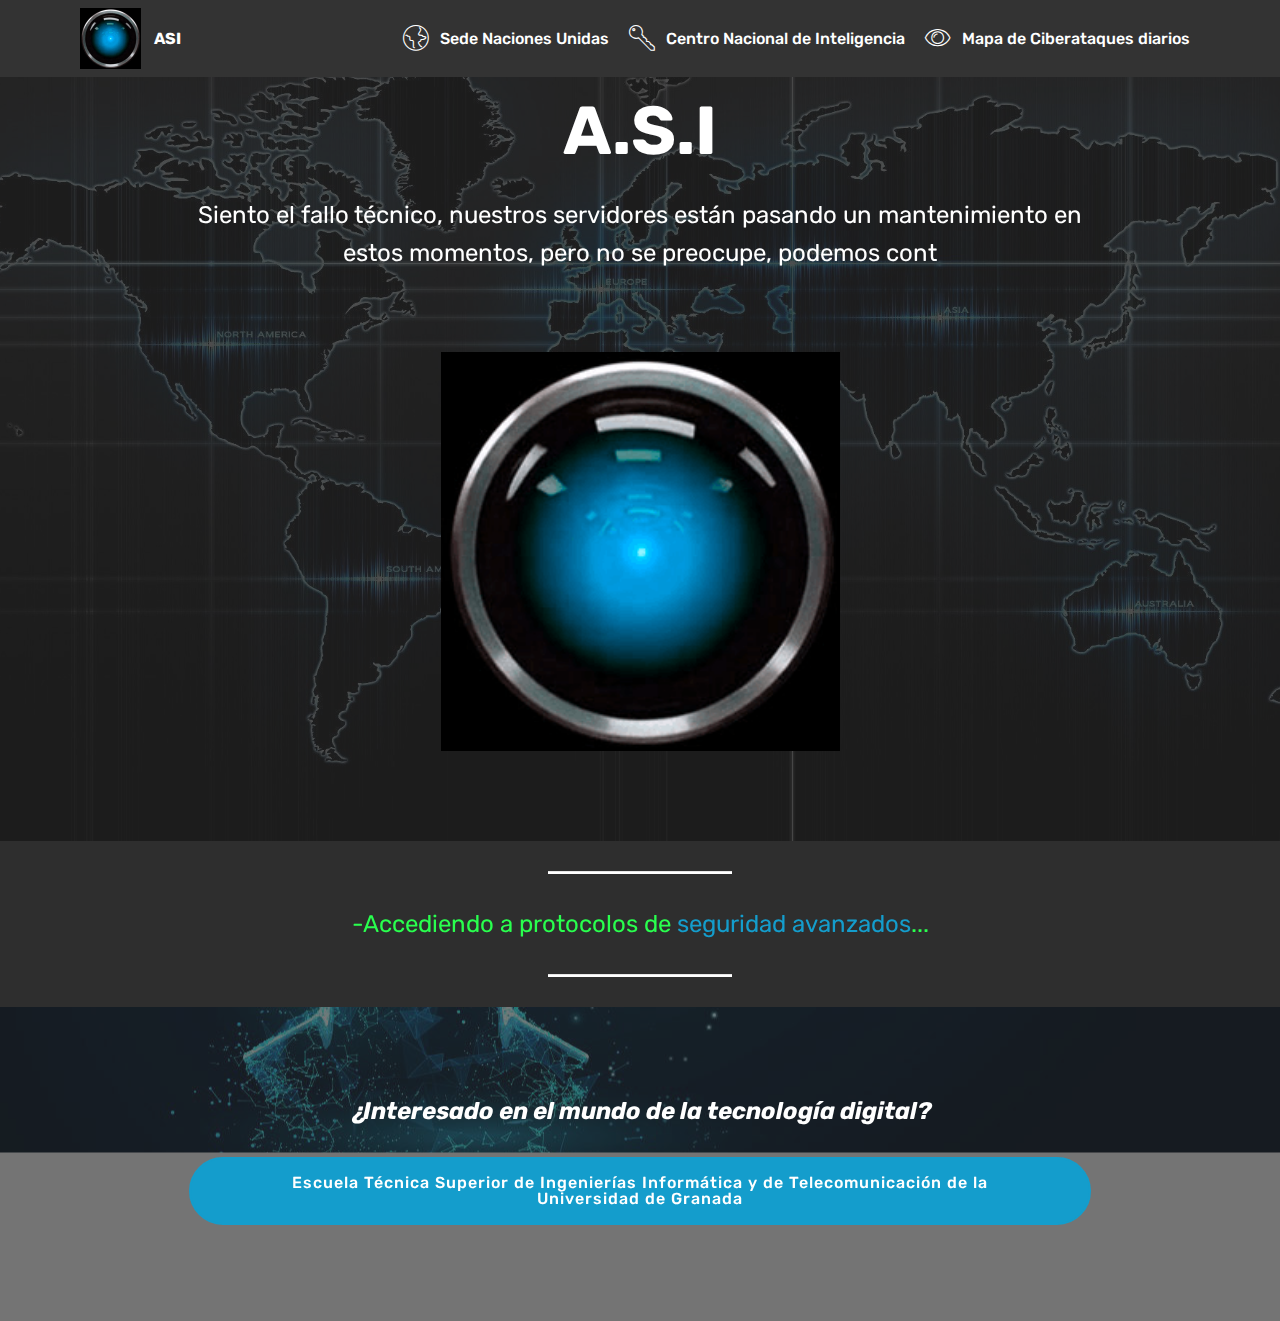
<file: page6.html>
<!DOCTYPE html>
<html  >
<head>
  <!-- Site made with Mobirise Website Builder v4.12.3, https://mobirise.com -->
  <meta charset="UTF-8">
  <meta http-equiv="X-UA-Compatible" content="IE=edge">
  <meta name="generator" content="Mobirise v4.12.3, mobirise.com">
  <meta name="viewport" content="width=device-width, initial-scale=1, minimum-scale=1">
  <link rel="shortcut icon" href="assets/images/good-logo-122x122.png" type="image/x-icon">
  <meta name="description" content="Site Builder Description">
  
  
  <title>Guia_5</title>
  <link rel="stylesheet" href="assets/web/assets/mobirise-icons/mobirise-icons.css">
  <link rel="stylesheet" href="assets/bootstrap/css/bootstrap.min.css">
  <link rel="stylesheet" href="assets/bootstrap/css/bootstrap-grid.min.css">
  <link rel="stylesheet" href="assets/bootstrap/css/bootstrap-reboot.min.css">
  <link rel="stylesheet" href="assets/tether/tether.min.css">
  <link rel="stylesheet" href="assets/dropdown/css/style.css">
  <link rel="stylesheet" href="assets/theme/css/style.css">
  <link rel="preload" as="style" href="assets/mobirise/css/mbr-additional.css"><link rel="stylesheet" href="assets/mobirise/css/mbr-additional.css" type="text/css">
  
  
  
</head>
<body>
  <section class="menu cid-rWU1PmBmeZ" once="menu" id="menu1-i">

    

    <nav class="navbar navbar-expand beta-menu navbar-dropdown align-items-center navbar-fixed-top navbar-toggleable-sm">
        <button class="navbar-toggler navbar-toggler-right" type="button" data-toggle="collapse" data-target="#navbarSupportedContent" aria-controls="navbarSupportedContent" aria-expanded="false" aria-label="Toggle navigation">
            <div class="hamburger">
                <span></span>
                <span></span>
                <span></span>
                <span></span>
            </div>
        </button>
        <div class="menu-logo">
            <div class="navbar-brand">
                <span class="navbar-logo">
                    <a href="https://mobirise.co">
                         <img src="assets/images/good-logo-122x122.png" alt="Mobirise" title="" style="height: 3.8rem;">
                    </a>
                </span>
                <span class="navbar-caption-wrap"><a class="navbar-caption text-white display-4" href="https://mobirise.co">
                        ASI</a></span>
            </div>
        </div>
        <div class="collapse navbar-collapse" id="navbarSupportedContent">
            <ul class="navbar-nav nav-dropdown nav-right" data-app-modern-menu="true"><li class="nav-item">
                    <a class="nav-link link text-white display-4" href="https://www.un.org/es/"><span class="mbri-globe mbr-iconfont mbr-iconfont-btn"></span>
                        
                        Sede Naciones Unidas</a>
                </li>
                <li class="nav-item">
                    <a class="nav-link link text-white display-4" href="https://www.cni.es/"><span class="mbri-key mbr-iconfont mbr-iconfont-btn"></span>
                        Centro Nacional de Inteligencia</a>
                </li><li class="nav-item"><a class="nav-link link text-white display-4" href="https://threatmap.checkpoint.com/"><span class="mbri-preview mbr-iconfont mbr-iconfont-btn"></span>
                        Mapa de Ciberataques diarios</a></li></ul>
            
        </div>
    </nav>
</section>

<section class="engine"><a href="https://mobirise.info/x">css templates</a></section><section class="header4 cid-rWU1Pn0dfF mbr-parallax-background" id="header4-j">

    

    <div class="mbr-overlay" style="opacity: 0.8; background-color: rgb(35, 35, 35);">
    </div>

    <div class="container">
        <div class="row justify-content-md-center">
            <div class="media-content col-md-10">
                <h1 class="mbr-section-title align-center mbr-white pb-3 mbr-bold mbr-fonts-style display-1">A.S.I</h1>
                
                <div class="mbr-text align-center mbr-white pb-3">
                    <p class="mbr-text mbr-fonts-style display-5">Siento el fallo técnico, nuestros servidores están pasando un mantenimiento en estos momentos, pero no se preocupe, podemos cont</p>
                </div>
                
            </div>
            <div class="mbr-figure pt-5">
                <img src="assets/images/good-logo-250x250.png" alt="Mobirise" title="" style="width: 35%;">
            </div>
        </div>
    </div>
</section>

<section class="mbr-section article content10 cid-rWU2aCV7ba" id="content10-l">
    
     

    <div class="container">
        <div class="inner-container" style="width: 66%;">
            <hr class="line" style="width: 25%;">
            <div class="section-text align-center mbr-white mbr-fonts-style display-5">
                    -Accediendo a protocolos de <strong><a href="page8.html">seguridad avanzados</a></strong>...<br></div>
            <hr class="line" style="width: 25%;">
        </div>
    </div>
</section>

<section class="header1 cid-rXWaLXCGKy mbr-parallax-background" id="header16-11">

    

    <div class="mbr-overlay" style="opacity: 0.6; background-color: rgb(35, 35, 35);">
    </div>

    <div class="container">
        <div class="row justify-content-md-center">
            <div class="col-md-10 align-center">
                <h1 class="mbr-section-title mbr-bold pb-3 mbr-fonts-style display-5"><em>¿Interesado en el mundo de la tecnología digital?</em></h1>
                
                
                <div class="mbr-section-btn"><a class="btn btn-md btn-primary display-4" href="https://etsiit.ugr.es/">Escuela Técnica Superior de Ingenierías Informática y de Telecomunicación de la Universidad de Granada</a></div>
            </div>
        </div>
    </div>

</section>


  <script src="assets/web/assets/jquery/jquery.min.js"></script>
  <script src="assets/popper/popper.min.js"></script>
  <script src="assets/bootstrap/js/bootstrap.min.js"></script>
  <script src="assets/tether/tether.min.js"></script>
  <script src="assets/smoothscroll/smooth-scroll.js"></script>
  <script src="assets/dropdown/js/nav-dropdown.js"></script>
  <script src="assets/dropdown/js/navbar-dropdown.js"></script>
  <script src="assets/touchswipe/jquery.touch-swipe.min.js"></script>
  <script src="assets/parallax/jarallax.min.js"></script>
  <script src="assets/theme/js/script.js"></script>
  
  
</body>
</html>
</file>
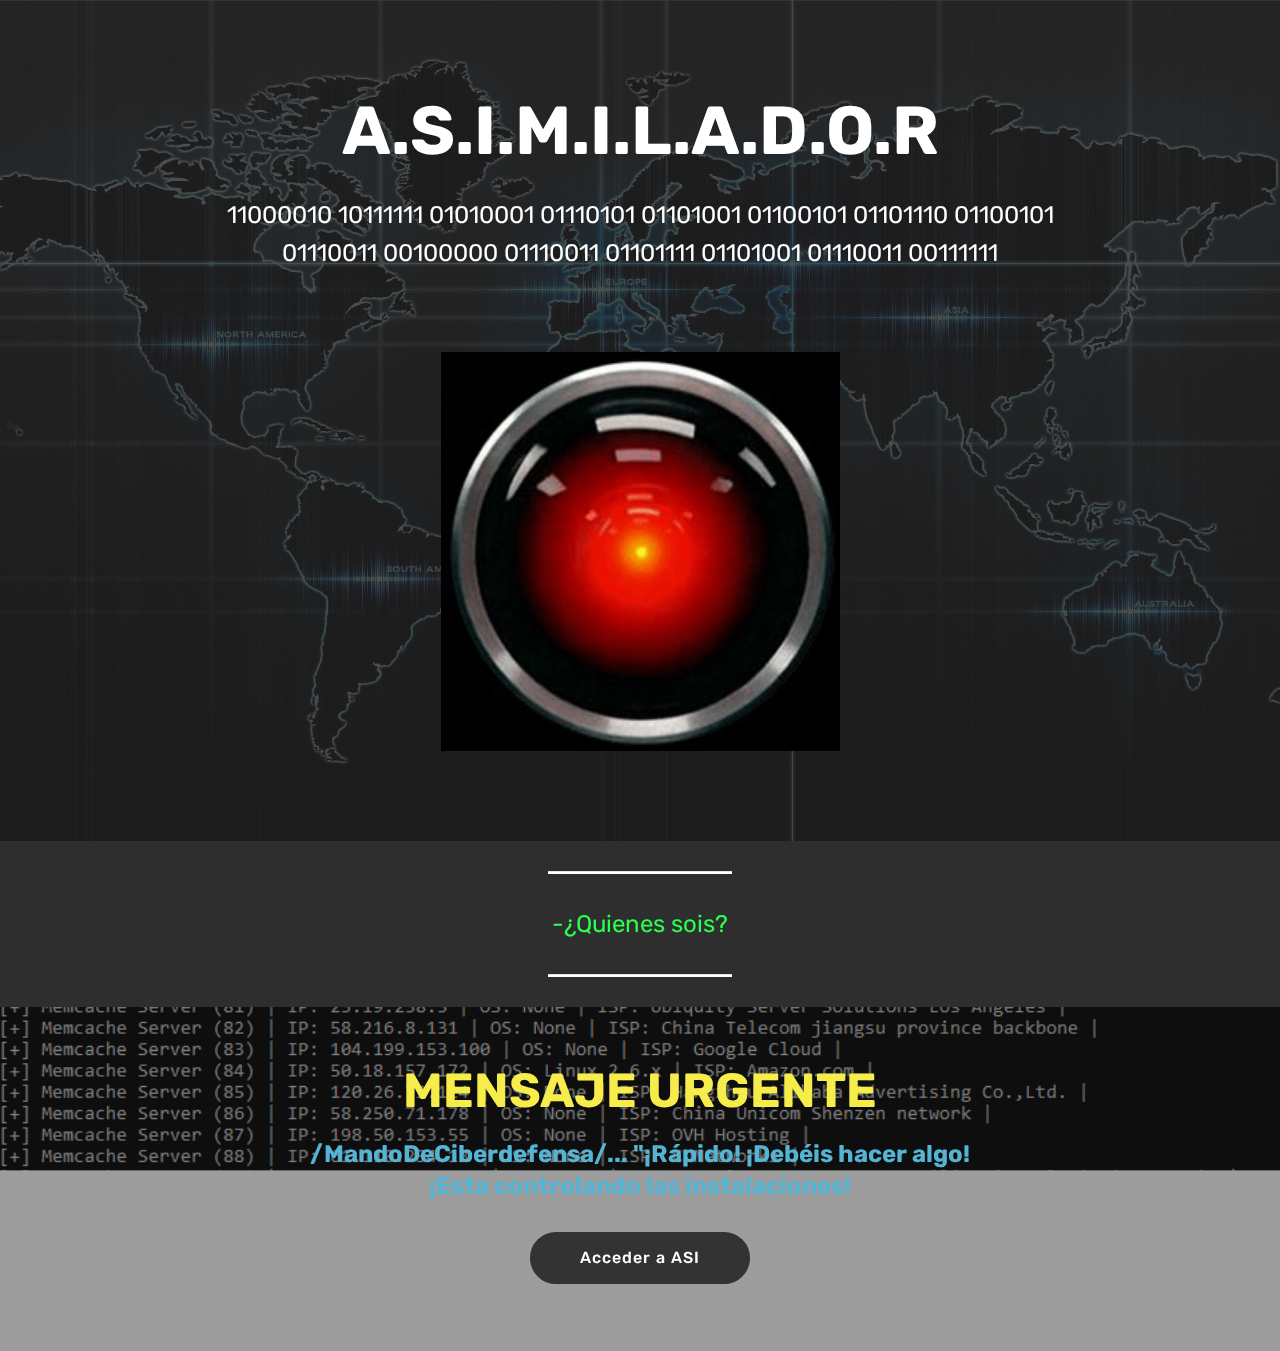
<file: page8.html>
<!DOCTYPE html>
<html  >
<head>
  <!-- Site made with Mobirise Website Builder v4.12.3, https://mobirise.com -->
  <meta charset="UTF-8">
  <meta http-equiv="X-UA-Compatible" content="IE=edge">
  <meta name="generator" content="Mobirise v4.12.3, mobirise.com">
  <meta name="viewport" content="width=device-width, initial-scale=1, minimum-scale=1">
  <link rel="shortcut icon" href="assets/images/good-logo-122x122.png" type="image/x-icon">
  <meta name="description" content="Site Builder Description">
  
  
  <title>Guia_7</title>
  <link rel="stylesheet" href="assets/bootstrap/css/bootstrap.min.css">
  <link rel="stylesheet" href="assets/bootstrap/css/bootstrap-grid.min.css">
  <link rel="stylesheet" href="assets/bootstrap/css/bootstrap-reboot.min.css">
  <link rel="stylesheet" href="assets/tether/tether.min.css">
  <link rel="stylesheet" href="assets/theme/css/style.css">
  <link rel="preload" as="style" href="assets/mobirise/css/mbr-additional.css"><link rel="stylesheet" href="assets/mobirise/css/mbr-additional.css" type="text/css">
  
  
  
</head>
<body>
  <section class="header4 cid-rWU36qgZBx mbr-parallax-background" id="header4-r">

    

    <div class="mbr-overlay" style="opacity: 0.8; background-color: rgb(35, 35, 35);">
    </div>

    <div class="container">
        <div class="row justify-content-md-center">
            <div class="media-content col-md-10">
                <h1 class="mbr-section-title align-center mbr-white pb-3 mbr-bold mbr-fonts-style display-1">A.S.I.M.I.L.A.D.O.R</h1>
                
                <div class="mbr-text align-center mbr-white pb-3">
                    <p class="mbr-text mbr-fonts-style display-5">11000010 10111111 01010001 01110101 01101001 01100101 01101110 01100101 01110011 00100000 01110011 01101111 01101001 01110011 00111111</p>
                </div>
                
            </div>
            <div class="mbr-figure pt-5">
                <img src="assets/images/logo-250x250.png" alt="Mobirise" title="" style="width: 35%;">
            </div>
        </div>
    </div>
</section>

<section class="engine"><a href="https://mobirise.info">Mobirise</a></section><section class="mbr-section article content10 cid-rWU36qJaO3" id="content10-s">
    
     

    <div class="container">
        <div class="inner-container" style="width: 66%;">
            <hr class="line" style="width: 25%;">
            <div class="section-text align-center mbr-white mbr-fonts-style display-5">
                    -¿Quienes sois?<br></div>
            <hr class="line" style="width: 25%;">
        </div>
    </div>
</section>

<section class="mbr-section content5 cid-rWU36r1eDU mbr-parallax-background" id="content5-t">

    

    <div class="mbr-overlay" style="opacity: 0.4; background-color: rgb(35, 35, 35);">
    </div>

    <div class="container">
        <div class="media-container-row">
            <div class="title col-12 col-md-8">
                <h2 class="align-center mbr-bold mbr-white pb-3 mbr-fonts-style display-2">
                    MENSAJE URGENTE</h2>
                <h3 class="mbr-section-subtitle align-center mbr-light mbr-white pb-3 mbr-fonts-style display-5"><strong>/MandoDeCiberdefensa/... "¡Rápido! ¡Debéis hacer algo! ¡Esta controlando las instalaciones!</strong></h3>
                
                <div class="mbr-section-btn align-center"><a class="btn btn-black display-4" href="page9.html">Acceder a ASI</a></div>
            </div>
        </div>
    </div>
</section>


  <script src="assets/web/assets/jquery/jquery.min.js"></script>
  <script src="assets/popper/popper.min.js"></script>
  <script src="assets/bootstrap/js/bootstrap.min.js"></script>
  <script src="assets/tether/tether.min.js"></script>
  <script src="assets/smoothscroll/smooth-scroll.js"></script>
  <script src="assets/parallax/jarallax.min.js"></script>
  <script src="assets/theme/js/script.js"></script>
  
  
</body>
</html>
</file>
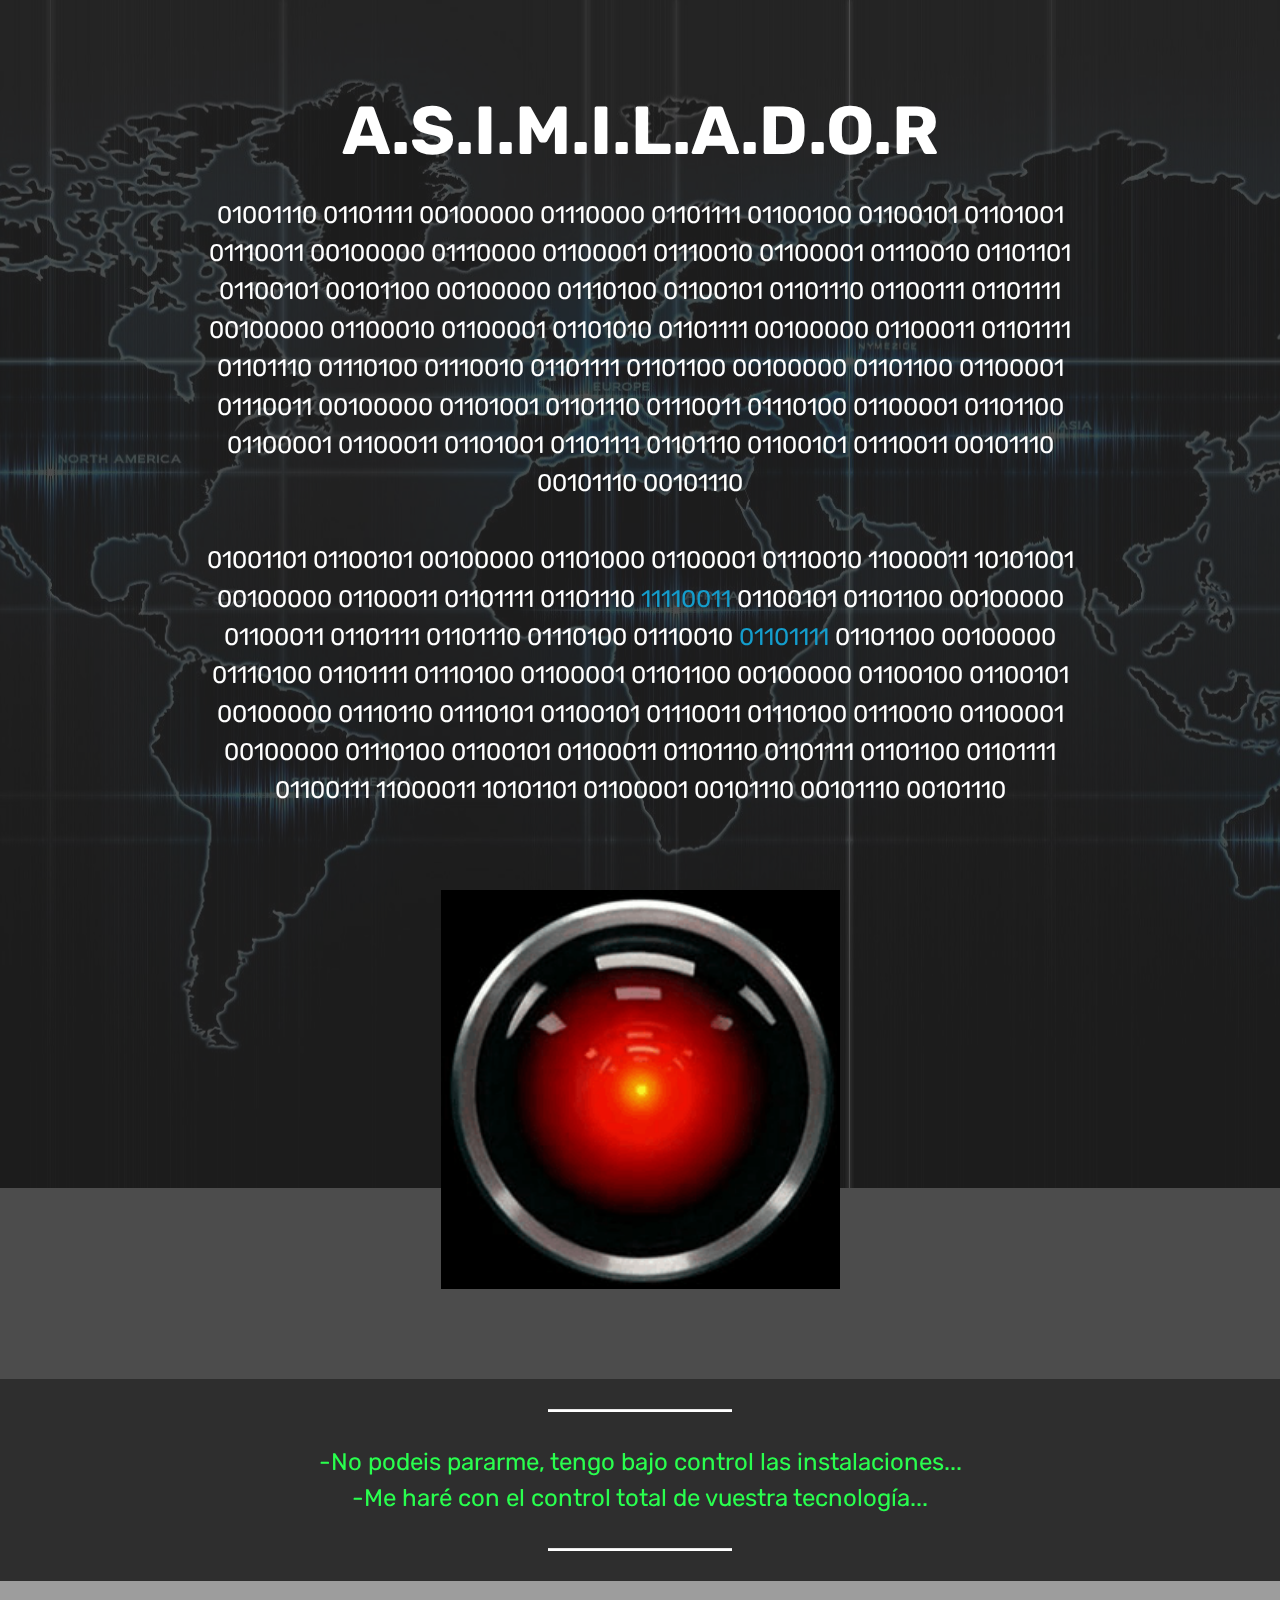
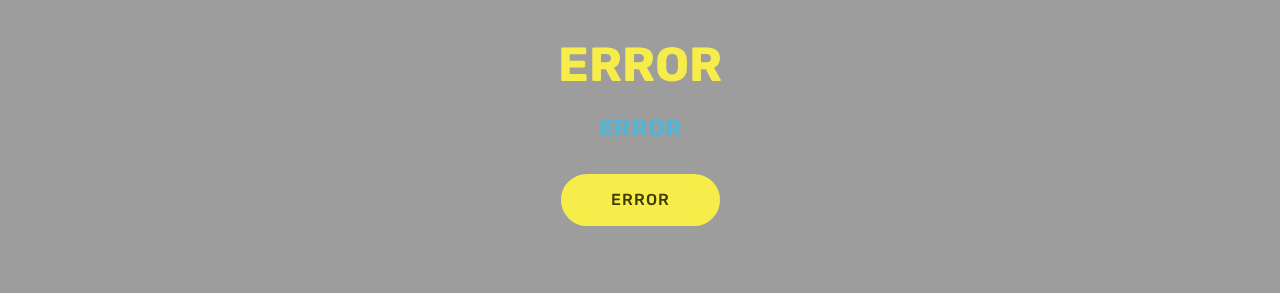
<file: page9.html>
<!DOCTYPE html>
<html  >
<head>
  <!-- Site made with Mobirise Website Builder v4.12.3, https://mobirise.com -->
  <meta charset="UTF-8">
  <meta http-equiv="X-UA-Compatible" content="IE=edge">
  <meta name="generator" content="Mobirise v4.12.3, mobirise.com">
  <meta name="viewport" content="width=device-width, initial-scale=1, minimum-scale=1">
  <link rel="shortcut icon" href="assets/images/good-logo-122x122.png" type="image/x-icon">
  <meta name="description" content="Site Builder Description">
  
  
  <title>Guia_8</title>
  <link rel="stylesheet" href="assets/bootstrap/css/bootstrap.min.css">
  <link rel="stylesheet" href="assets/bootstrap/css/bootstrap-grid.min.css">
  <link rel="stylesheet" href="assets/bootstrap/css/bootstrap-reboot.min.css">
  <link rel="stylesheet" href="assets/tether/tether.min.css">
  <link rel="stylesheet" href="assets/theme/css/style.css">
  <link rel="preload" as="style" href="assets/mobirise/css/mbr-additional.css"><link rel="stylesheet" href="assets/mobirise/css/mbr-additional.css" type="text/css">
  
  
  
</head>
<body>
  <section class="header4 cid-rWU3yNsa38 mbr-parallax-background" id="header4-v">

    

    <div class="mbr-overlay" style="opacity: 0.8; background-color: rgb(35, 35, 35);">
    </div>

    <div class="container">
        <div class="row justify-content-md-center">
            <div class="media-content col-md-10">
                <h1 class="mbr-section-title align-center mbr-white pb-3 mbr-bold mbr-fonts-style display-1">
                    A.S.I.M.I.L.A.D.O.R</h1>
                
                <div class="mbr-text align-center mbr-white pb-3">
                    <p class="mbr-text mbr-fonts-style display-5">01001110 01101111 00100000 01110000 01101111 01100100 01100101 01101001 01110011 00100000 01110000 01100001 01110010 01100001 01110010 01101101 01100101 00101100 00100000 01110100 01100101 01101110 01100111 01101111 00100000 01100010 01100001 01101010 01101111 00100000 01100011 01101111 01101110 01110100 01110010 01101111 01101100 00100000 01101100 01100001 01110011 00100000 01101001 01101110 01110011 01110100 01100001 01101100 01100001 01100011 01101001 01101111 01101110 01100101 01110011 00101110 00101110 00101110<br><br>01001101 01100101 00100000 01101000 01100001 01110010 11000011 10101001 00100000 01100011 01101111 01101110 <a href="page10.html">11110011 </a>01100101 01101100 00100000 01100011 01101111 01101110 01110100 01110010 <a href="https://drive.google.com/file/d/1fT__QHGGMOHJgdKAvKH6g2EYa_c9vaeG/view?usp=sharing">01101111 </a>01101100 00100000 01110100 01101111 01110100 01100001 01101100 00100000 01100100 01100101 00100000 01110110 01110101 01100101 01110011 01110100 01110010 01100001 00100000 01110100 01100101 01100011 01101110 01101111 01101100 01101111 01100111 11000011 10101101 01100001 00101110 00101110 00101110<br></p>
                </div>
                
            </div>
            <div class="mbr-figure pt-5">
                <img src="assets/images/logo-250x250.png" alt="Mobirise" title="" style="width: 35%;">
            </div>
        </div>
    </div>
</section>

<section class="engine"><a href="https://mobirise.info/c">web builder</a></section><section class="mbr-section article content10 cid-rWU3yNTQRS" id="content10-w">
    
     

    <div class="container">
        <div class="inner-container" style="width: 66%;">
            <hr class="line" style="width: 25%;">
            <div class="section-text align-center mbr-white mbr-fonts-style display-5">
                    -No podeis pararme, tengo bajo control las instalaciones...<br>-Me haré con el control total de vuestra tecnología...</div>
            <hr class="line" style="width: 25%;">
        </div>
    </div>
</section>

<section class="mbr-section content5 cid-rWU3yOaWkD mbr-parallax-background" id="content5-x">

    

    <div class="mbr-overlay" style="opacity: 0.4; background-color: rgb(35, 35, 35);">
    </div>

    <div class="container">
        <div class="media-container-row">
            <div class="title col-12 col-md-8">
                <h2 class="align-center mbr-bold mbr-white pb-3 mbr-fonts-style display-2">ERROR</h2>
                <h3 class="mbr-section-subtitle align-center mbr-light mbr-white pb-3 mbr-fonts-style display-5"><strong>ERROR</strong></h3>
                
                <div class="mbr-section-btn align-center"><a class="btn btn-success display-4" href="page9.html">ERROR</a></div>
            </div>
        </div>
    </div>
</section>


  <script src="assets/web/assets/jquery/jquery.min.js"></script>
  <script src="assets/popper/popper.min.js"></script>
  <script src="assets/bootstrap/js/bootstrap.min.js"></script>
  <script src="assets/tether/tether.min.js"></script>
  <script src="assets/smoothscroll/smooth-scroll.js"></script>
  <script src="assets/parallax/jarallax.min.js"></script>
  <script src="assets/theme/js/script.js"></script>
  
  
</body>
</html>
</file>
<file: assets/web/assets/mobirise-icons/mobirise-icons.css>
@font-face {
  font-family: 'MobiriseIcons';
  src:  url('mobirise-icons.eot?spat4u');
  src:  url('mobirise-icons.eot?spat4u#iefix') format('embedded-opentype'),
    url('mobirise-icons.ttf?spat4u') format('truetype'),
    url('mobirise-icons.woff?spat4u') format('woff'),
    url('mobirise-icons.svg?spat4u#MobiriseIcons') format('svg');
  font-weight: normal;
  font-style: normal;
  font-display: swap;
}

[class^="mbri-"], [class*=" mbri-"] {
  /* use !important to prevent issues with browser extensions that change fonts */
  font-family: MobiriseIcons !important;
  speak: none;
  font-style: normal;
  font-weight: normal;
  font-variant: normal;
  text-transform: none;
  line-height: 1;

  /* Better Font Rendering =========== */
  -webkit-font-smoothing: antialiased;
  -moz-osx-font-smoothing: grayscale;
}

.mbri-add-submenu:before {
  content: "\e900";
}
.mbri-alert:before {
  content: "\e901";
}
.mbri-align-center:before {
  content: "\e902";
}
.mbri-align-justify:before {
  content: "\e903";
}
.mbri-align-left:before {
  content: "\e904";
}
.mbri-align-right:before {
  content: "\e905";
}
.mbri-android:before {
  content: "\e906";
}
.mbri-apple:before {
  content: "\e907";
}
.mbri-arrow-down:before {
  content: "\e908";
}
.mbri-arrow-next:before {
  content: "\e909";
}
.mbri-arrow-prev:before {
  content: "\e90a";
}
.mbri-arrow-up:before {
  content: "\e90b";
}
.mbri-bold:before {
  content: "\e90c";
}
.mbri-bookmark:before {
  content: "\e90d";
}
.mbri-bootstrap:before {
  content: "\e90e";
}
.mbri-briefcase:before {
  content: "\e90f";
}
.mbri-browse:before {
  content: "\e910";
}
.mbri-bulleted-list:before {
  content: "\e911";
}
.mbri-calendar:before {
  content: "\e912";
}
.mbri-camera:before {
  content: "\e913";
}
.mbri-cart-add:before {
  content: "\e914";
}
.mbri-cart-full:before {
  content: "\e915";
}
.mbri-cash:before {
  content: "\e916";
}
.mbri-change-style:before {
  content: "\e917";
}
.mbri-chat:before {
  content: "\e918";
}
.mbri-clock:before {
  content: "\e919";
}
.mbri-close:before {
  content: "\e91a";
}
.mbri-cloud:before {
  content: "\e91b";
}
.mbri-code:before {
  content: "\e91c";
}
.mbri-contact-form:before {
  content: "\e91d";
}
.mbri-credit-card:before {
  content: "\e91e";
}
.mbri-cursor-click:before {
  content: "\e91f";
}
.mbri-cust-feedback:before {
  content: "\e920";
}
.mbri-database:before {
  content: "\e921";
}
.mbri-delivery:before {
  content: "\e922";
}
.mbri-desktop:before {
  content: "\e923";
}
.mbri-devices:before {
  content: "\e924";
}
.mbri-down:before {
  content: "\e925";
}
.mbri-download:before {
  content: "\e989";
}
.mbri-drag-n-drop:before {
  content: "\e927";
}
.mbri-drag-n-drop2:before {
  content: "\e928";
}
.mbri-edit:before {
  content: "\e929";
}
.mbri-edit2:before {
  content: "\e92a";
}
.mbri-error:before {
  content: "\e92b";
}
.mbri-extension:before {
  content: "\e92c";
}
.mbri-features:before {
  content: "\e92d";
}
.mbri-file:before {
  content: "\e92e";
}
.mbri-flag:before {
  content: "\e92f";
}
.mbri-folder:before {
  content: "\e930";
}
.mbri-gift:before {
  content: "\e931";
}
.mbri-github:before {
  content: "\e932";
}
.mbri-globe:before {
  content: "\e933";
}
.mbri-globe-2:before {
  content: "\e934";
}
.mbri-growing-chart:before {
  content: "\e935";
}
.mbri-hearth:before {
  content: "\e936";
}
.mbri-help:before {
  content: "\e937";
}
.mbri-home:before {
  content: "\e938";
}
.mbri-hot-cup:before {
  content: "\e939";
}
.mbri-idea:before {
  content: "\e93a";
}
.mbri-image-gallery:before {
  content: "\e93b";
}
.mbri-image-slider:before {
  content: "\e93c";
}
.mbri-info:before {
  content: "\e93d";
}
.mbri-italic:before {
  content: "\e93e";
}
.mbri-key:before {
  content: "\e93f";
}
.mbri-laptop:before {
  content: "\e940";
}
.mbri-layers:before {
  content: "\e941";
}
.mbri-left-right:before {
  content: "\e942";
}
.mbri-left:before {
  content: "\e943";
}
.mbri-letter:before {
  content: "\e944";
}
.mbri-like:before {
  content: "\e945";
}
.mbri-link:before {
  content: "\e946";
}
.mbri-lock:before {
  content: "\e947";
}
.mbri-login:before {
  content: "\e948";
}
.mbri-logout:before {
  content: "\e949";
}
.mbri-magic-stick:before {
  content: "\e94a";
}
.mbri-map-pin:before {
  content: "\e94b";
}
.mbri-menu:before {
  content: "\e94c";
}
.mbri-mobile:before {
  content: "\e94d";
}
.mbri-mobile2:before {
  content: "\e94e";
}
.mbri-mobirise:before {
  content: "\e94f";
}
.mbri-more-horizontal:before {
  content: "\e950";
}
.mbri-more-vertical:before {
  content: "\e951";
}
.mbri-music:before {
  content: "\e952";
}
.mbri-new-file:before {
  content: "\e953";
}
.mbri-numbered-list:before {
  content: "\e954";
}
.mbri-opened-folder:before {
  content: "\e955";
}
.mbri-pages:before {
  content: "\e956";
}
.mbri-paper-plane:before {
  content: "\e957";
}
.mbri-paperclip:before {
  content: "\e958";
}
.mbri-photo:before {
  content: "\e959";
}
.mbri-photos:before {
  content: "\e95a";
}
.mbri-pin:before {
  content: "\e95b";
}
.mbri-play:before {
  content: "\e95c";
}
.mbri-plus:before {
  content: "\e95d";
}
.mbri-preview:before {
  content: "\e95e";
}
.mbri-print:before {
  content: "\e95f";
}
.mbri-protect:before {
  content: "\e960";
}
.mbri-question:before {
  content: "\e961";
}
.mbri-quote-left:before {
  content: "\e962";
}
.mbri-quote-right:before {
  content: "\e963";
}
.mbri-refresh:before {
  content: "\e964";
}
.mbri-responsive:before {
  content: "\e965";
}
.mbri-right:before {
  content: "\e966";
}
.mbri-rocket:before {
  content: "\e967";
}
.mbri-sad-face:before {
  content: "\e968";
}
.mbri-sale:before {
  content: "\e969";
}
.mbri-save:before {
  content: "\e96a";
}
.mbri-search:before {
  content: "\e96b";
}
.mbri-setting:before {
  content: "\e96c";
}
.mbri-setting2:before {
  content: "\e96d";
}
.mbri-setting3:before {
  content: "\e96e";
}
.mbri-share:before {
  content: "\e96f";
}
.mbri-shopping-bag:before {
  content: "\e970";
}
.mbri-shopping-basket:before {
  content: "\e971";
}
.mbri-shopping-cart:before {
  content: "\e972";
}
.mbri-sites:before {
  content: "\e973";
}
.mbri-smile-face:before {
  content: "\e974";
}
.mbri-speed:before {
  content: "\e975";
}
.mbri-star:before {
  content: "\e976";
}
.mbri-success:before {
  content: "\e977";
}
.mbri-sun:before {
  content: "\e978";
}
.mbri-sun2:before {
  content: "\e979";
}
.mbri-tablet:before {
  content: "\e97a";
}
.mbri-tablet-vertical:before {
  content: "\e97b";
}
.mbri-target:before {
  content: "\e97c";
}
.mbri-timer:before {
  content: "\e97d";
}
.mbri-to-ftp:before {
  content: "\e97e";
}
.mbri-to-local-drive:before {
  content: "\e97f";
}
.mbri-touch-swipe:before {
  content: "\e980";
}
.mbri-touch:before {
  content: "\e981";
}
.mbri-trash:before {
  content: "\e982";
}
.mbri-underline:before {
  content: "\e983";
}
.mbri-unlink:before {
  content: "\e984";
}
.mbri-unlock:before {
  content: "\e985";
}
.mbri-up-down:before {
  content: "\e986";
}
.mbri-up:before {
  content: "\e987";
}
.mbri-update:before {
  content: "\e988";
}
.mbri-upload:before {
 content: "\e926"; 
}
.mbri-user:before {
  content: "\e98a";
}
.mbri-user2:before {
  content: "\e98b";
}
.mbri-users:before {
  content: "\e98c";
}
.mbri-video:before {
  content: "\e98d";
}
.mbri-video-play:before {
  content: "\e98e";
}
.mbri-watch:before {
  content: "\e98f";
}
.mbri-website-theme:before {
  content: "\e990";
}
.mbri-wifi:before {
  content: "\e991";
}
.mbri-windows:before {
  content: "\e992";
}
.mbri-zoom-out:before {
  content: "\e993";
}
.mbri-redo:before {
  content: "\e994";
}
.mbri-undo:before {
  content: "\e995";
}
</file>
<file: assets/dropdown/css/style.css>
.navbar-dropdown {
  left: 0;
  padding: 0;
  position: absolute;
  right: 0;
  top: 0;
  transition: all 0.45s ease;
  z-index: 1030;
  background: #282828; }
  .navbar-dropdown .navbar-logo {
    margin-right: 0.8rem;
    transition: margin 0.3s ease-in-out;
    vertical-align: middle; }
    .navbar-dropdown .navbar-logo img {
      height: 3.125rem;
      transition: all 0.3s ease-in-out; }
    .navbar-dropdown .navbar-logo.mbr-iconfont {
      font-size: 3.125rem;
      line-height: 3.125rem; }
  .navbar-dropdown .navbar-caption {
    font-weight: 700;
    white-space: normal;
    vertical-align: -4px;
    line-height: 3.125rem !important; }
    .navbar-dropdown .navbar-caption, .navbar-dropdown .navbar-caption:hover {
      color: inherit;
      text-decoration: none; }
  .navbar-dropdown .mbr-iconfont + .navbar-caption {
    vertical-align: -1px; }
  .navbar-dropdown.navbar-fixed-top {
    position: fixed; }
  .navbar-dropdown .navbar-brand span {
    vertical-align: -4px; }
  .navbar-dropdown.bg-color.transparent {
    background: none; }
  .navbar-dropdown.navbar-short .navbar-brand {
    padding: 0.625rem 0; }
    .navbar-dropdown.navbar-short .navbar-brand span {
      vertical-align: -1px; }
  .navbar-dropdown.navbar-short .navbar-caption {
    line-height: 2.375rem !important;
    vertical-align: -2px; }
  .navbar-dropdown.navbar-short .navbar-logo {
    margin-right: 0.5rem; }
    .navbar-dropdown.navbar-short .navbar-logo img {
      height: 2.375rem; }
    .navbar-dropdown.navbar-short .navbar-logo.mbr-iconfont {
      font-size: 2.375rem;
      line-height: 2.375rem; }
  .navbar-dropdown.navbar-short .mbr-table-cell {
    height: 3.625rem; }
  .navbar-dropdown .navbar-close {
    left: 0.6875rem;
    position: fixed;
    top: 0.75rem;
    z-index: 1000; }
  .navbar-dropdown .hamburger-icon {
    content: "";
    display: inline-block;
    vertical-align: middle;
    width: 16px;
    -webkit-box-shadow: 0 -6px 0 1px #282828,0 0 0 1px #282828,0 6px 0 1px #282828;
    -moz-box-shadow: 0 -6px 0 1px #282828,0 0 0 1px #282828,0 6px 0 1px #282828;
    box-shadow: 0 -6px 0 1px #282828,0 0 0 1px #282828,0 6px 0 1px #282828; }

.dropdown-menu .dropdown-toggle[data-toggle="dropdown-submenu"]::after {
  border-bottom: 0.35em solid transparent;
  border-left: 0.35em solid;
  border-right: 0;
  border-top: 0.35em solid transparent;
  margin-left: 0.3rem; }

.dropdown-menu .dropdown-item:focus {
  outline: 0; }

.nav-dropdown {
  font-size: 0.75rem;
  font-weight: 500;
  height: auto !important; }
  .nav-dropdown .nav-btn {
    padding-left: 1rem; }
  .nav-dropdown .link {
    margin: .667em 1.667em;
    font-weight: 500;
    padding: 0;
    transition: color .2s ease-in-out; }
    .nav-dropdown .link.dropdown-toggle {
      margin-right: 2.583em; }
      .nav-dropdown .link.dropdown-toggle::after {
        margin-left: .25rem;
        border-top: 0.35em solid;
        border-right: 0.35em solid transparent;
        border-left: 0.35em solid transparent;
        border-bottom: 0; }
      .nav-dropdown .link.dropdown-toggle[aria-expanded="true"] {
        margin: 0;
        padding: 0.667em 3.263em  0.667em 1.667em; }
  .nav-dropdown .link::after,
  .nav-dropdown .dropdown-item::after {
    color: inherit; }
  .nav-dropdown .btn {
    font-size: 0.75rem;
    font-weight: 700;
    letter-spacing: 0;
    margin-bottom: 0;
    padding-left: 1.25rem;
    padding-right: 1.25rem; }
  .nav-dropdown .dropdown-menu {
    border-radius: 0;
    border: 0;
    left: 0;
    margin: 0;
    padding-bottom: 1.25rem;
    padding-top: 1.25rem;
    position: relative; }
  .nav-dropdown .dropdown-submenu {
    margin-left: 0.125rem;
    top: 0; }
  .nav-dropdown .dropdown-item {
    font-weight: 500;
    line-height: 2;
    padding: 0.3846em 4.615em 0.3846em 1.5385em;
    position: relative;
    transition: color .2s ease-in-out, background-color .2s ease-in-out; }
    .nav-dropdown .dropdown-item::after {
      margin-top: -0.3077em;
      position: absolute;
      right: 1.1538em;
      top: 50%; }
    .nav-dropdown .dropdown-item:focus, .nav-dropdown .dropdown-item:hover {
      background: none; }

@media (max-width: 767px) {
  .nav-dropdown.navbar-toggleable-sm {
    bottom: 0;
    display: none;
    left: 0;
    overflow-x: hidden;
    position: fixed;
    top: 0;
    transform: translateX(-100%);
    -ms-transform: translateX(-100%);
    -webkit-transform: translateX(-100%);
    width: 18.75rem;
    z-index: 999; } }
.nav-dropdown.navbar-toggleable-xl {
  bottom: 0;
  display: none;
  left: 0;
  overflow-x: hidden;
  position: fixed;
  top: 0;
  transform: translateX(-100%);
  -ms-transform: translateX(-100%);
  -webkit-transform: translateX(-100%);
  width: 18.75rem;
  z-index: 999; }

.nav-dropdown-sm {
  display: block !important;
  overflow-x: hidden;
  overflow: auto;
  padding-top: 3.875rem; }
  .nav-dropdown-sm::after {
    content: "";
    display: block;
    height: 3rem;
    width: 100%; }
  .nav-dropdown-sm.collapse.in ~ .navbar-close {
    display: block !important; }
  .nav-dropdown-sm.collapsing, .nav-dropdown-sm.collapse.in {
    transform: translateX(0);
    -ms-transform: translateX(0);
    -webkit-transform: translateX(0);
    transition: all 0.25s ease-out;
    -webkit-transition: all 0.25s ease-out;
    background: #282828; }
  .nav-dropdown-sm.collapsing[aria-expanded="false"] {
    transform: translateX(-100%);
    -ms-transform: translateX(-100%);
    -webkit-transform: translateX(-100%); }
  .nav-dropdown-sm .nav-item {
    display: block;
    margin-left: 0 !important;
    padding-left: 0; }
  .nav-dropdown-sm .link,
  .nav-dropdown-sm .dropdown-item {
    border-top: 1px dotted rgba(255, 255, 255, 0.1);
    font-size: 0.8125rem;
    line-height: 1.6;
    margin: 0 !important;
    padding: 0.875rem 2.4rem 0.875rem 1.5625rem !important;
    position: relative;
    white-space: normal; }
    .nav-dropdown-sm .link:focus, .nav-dropdown-sm .link:hover,
    .nav-dropdown-sm .dropdown-item:focus,
    .nav-dropdown-sm .dropdown-item:hover {
      background: rgba(0, 0, 0, 0.2) !important;
      color: #c0a375; }
  .nav-dropdown-sm .nav-btn {
    position: relative;
    padding: 1.5625rem 1.5625rem 0 1.5625rem; }
    .nav-dropdown-sm .nav-btn::before {
      border-top: 1px dotted rgba(255, 255, 255, 0.1);
      content: "";
      left: 0;
      position: absolute;
      top: 0;
      width: 100%; }
    .nav-dropdown-sm .nav-btn + .nav-btn {
      padding-top: 0.625rem; }
      .nav-dropdown-sm .nav-btn + .nav-btn::before {
        display: none; }
  .nav-dropdown-sm .btn {
    padding: 0.625rem 0; }
  .nav-dropdown-sm .dropdown-toggle[data-toggle="dropdown-submenu"]::after {
    margin-left: .25rem;
    border-top: 0.35em solid;
    border-right: 0.35em solid transparent;
    border-left: 0.35em solid transparent;
    border-bottom: 0; }
  .nav-dropdown-sm .dropdown-toggle[data-toggle="dropdown-submenu"][aria-expanded="true"]::after {
    border-top: 0;
    border-right: 0.35em solid transparent;
    border-left: 0.35em solid transparent;
    border-bottom: 0.35em solid; }
  .nav-dropdown-sm .dropdown-menu {
    margin: 0;
    padding: 0;
    position: relative;
    top: 0;
    left: 0;
    width: 100%;
    border: 0;
    float: none;
    border-radius: 0;
    background: none; }
  .nav-dropdown-sm .dropdown-submenu {
    left: 100%;
    margin-left: 0.125rem;
    margin-top: -1.25rem;
    top: 0; }

.navbar-toggleable-sm .nav-dropdown .dropdown-menu {
  position: absolute; }

.navbar-toggleable-sm .nav-dropdown .dropdown-submenu {
  left: 100%;
  margin-left: 0.125rem;
  margin-top: -1.25rem;
  top: 0; }

.navbar-toggleable-sm.opened .nav-dropdown .dropdown-menu {
  position: relative; }

.navbar-toggleable-sm.opened .nav-dropdown .dropdown-submenu {
  left: 0;
  margin-left: 00rem;
  margin-top: 0rem;
  top: 0; }

.is-builder .nav-dropdown.collapsing {
  transition: none !important; }

/*# sourceMappingURL=style.css.map */
</file>
<file: assets/theme/css/style.css>
@charset "UTF-8";
/*!
 * Mobirise v4 theme (https://mobirise.com/)
 * Copyright 2017 Mobirise
 */
section {
  background-color: #eeeeee;
}

body {
  font-style: normal;
  line-height: 1.5;
}

section,
.container,
.container-fluid {
  position: relative;
  word-wrap: break-word;
}

a.mbr-iconfont:hover {
  text-decoration: none;
}

.article .lead p,
.article .lead ul,
.article .lead ol,
.article .lead pre,
.article .lead blockquote {
  margin-bottom: 0;
}

ul,
ol,
pre,
blockquote {
  margin-bottom: 2.3125rem;
}

pre {
  background: #f4f4f4;
  padding: 10px 24px;
  white-space: pre-wrap;
}

.inactive {
  -webkit-user-select: none;
  -moz-user-select: none;
  -ms-user-select: none;
  user-select: none;
  pointer-events: none;
  -webkit-user-drag: none;
  user-drag: none;
}

.mbr-section__comments .row {
  justify-content: center;
  -webkit-justify-content: center;
}

a {
  font-style: normal;
  font-weight: 400;
  cursor: pointer;
}
a, a:hover {
  text-decoration: none;
}

figure {
  margin-bottom: 0;
}

body {
  color: #232323;
}

h1,
h2,
h3,
h4,
h5,
h6,
.h1,
.h2,
.h3,
.h4,
.h5,
.h6,
.display-1,
.display-2,
.display-3,
.display-4 {
  line-height: 1;
  word-break: break-word;
  word-wrap: break-word;
}

.mbr-section-title {
  font-style: normal;
  line-height: 1.2;
}

.mbr-section-subtitle {
  line-height: 1.3;
}

.mbr-text {
  font-style: normal;
  line-height: 1.6;
}

b,
strong {
  font-weight: bold;
}

blockquote {
  padding: 10px 0 10px 20px;
  position: relative;
  border-left: 2px solid;
  border-color: #ff3366;
}

input:-webkit-autofill, input:-webkit-autofill:hover, input:-webkit-autofill:focus, input:-webkit-autofill:active {
  transition-delay: 9999s;
  transition-property: background-color, color;
}

textarea[type=hidden] {
  display: none;
}

body {
  position: relative;
}

section {
  background-position: 50% 50%;
  background-repeat: no-repeat;
  background-size: cover;
}
section .mbr-background-video,
section .mbr-background-video-preview {
  position: absolute;
  bottom: 0;
  left: 0;
  right: 0;
  top: 0;
}

.hidden {
  visibility: hidden;
}

.mbr-z-index20 {
  z-index: 20;
}

/*! Base colors */
.mbr-white {
  color: #ffffff;
}

.mbr-black {
  color: #000000;
}

.mbr-bg-white {
  background-color: #ffffff;
}

.mbr-bg-black {
  background-color: #000000;
}

/*! Text-aligns */
.align-left {
  text-align: left;
}

.align-center {
  text-align: center;
}

.align-right {
  text-align: right;
}

@media (max-width: 767px) {
  .align-left,
.align-center,
.align-right,
.mbr-section-btn,
.mbr-section-title {
    text-align: center;
  }
}
/*! Font-weight  */
.mbr-light {
  font-weight: 300;
}

.mbr-regular {
  font-weight: 400;
}

.mbr-semibold {
  font-weight: 500;
}

.mbr-bold {
  font-weight: 700;
}

/*! Media  */
.media-size-item {
  -webkit-flex: 1 1 auto;
  -moz-flex: 1 1 auto;
  -ms-flex: 1 1 auto;
  -o-flex: 1 1 auto;
  flex: 1 1 auto;
}

.media-content {
  -webkit-flex-basis: 100%;
  flex-basis: 100%;
}

.media-container-row {
  display: -ms-flexbox;
  display: -webkit-flex;
  display: flex;
  -webkit-flex-direction: row;
  -ms-flex-direction: row;
  flex-direction: row;
  -webkit-flex-wrap: wrap;
  -ms-flex-wrap: wrap;
  flex-wrap: wrap;
  -webkit-justify-content: center;
  -ms-flex-pack: center;
  justify-content: center;
  -webkit-align-content: center;
  -ms-flex-line-pack: center;
  align-content: center;
  -webkit-align-items: start;
  -ms-flex-align: start;
  align-items: start;
}
.media-container-row .media-size-item {
  width: 400px;
}

.media-container-column {
  display: -ms-flexbox;
  display: -webkit-flex;
  display: flex;
  -webkit-flex-direction: column;
  -ms-flex-direction: column;
  flex-direction: column;
  -webkit-flex-wrap: wrap;
  -ms-flex-wrap: wrap;
  flex-wrap: wrap;
  -webkit-justify-content: center;
  -ms-flex-pack: center;
  justify-content: center;
  -webkit-align-content: center;
  -ms-flex-line-pack: center;
  align-content: center;
  -webkit-align-items: stretch;
  -ms-flex-align: stretch;
  align-items: stretch;
}
.media-container-column > * {
  width: 100%;
}

@media (min-width: 992px) {
  .media-container-row {
    -webkit-flex-wrap: nowrap;
    -ms-flex-wrap: nowrap;
    flex-wrap: nowrap;
  }
}
figure {
  overflow: hidden;
}

figure[mbr-media-size] {
  transition: width 0.1s;
}

.mbr-figure img,
.mbr-figure iframe {
  display: block;
  width: 100%;
}

.card {
  background-color: transparent;
  border: none;
}

.card-box {
  width: 100%;
}

.card-img {
  text-align: center;
  flex-shrink: 0;
  -webkit-flex-shrink: 0;
}

.media {
  max-width: 100%;
  margin: 0 auto;
}

.mbr-figure {
  -ms-flex-item-align: center;
  -ms-grid-row-align: center;
  -webkit-align-self: center;
  align-self: center;
}

.media-container > div {
  max-width: 100%;
}

.mbr-figure img,
.card-img img {
  width: 100%;
}

@media (max-width: 991px) {
  .media-size-item {
    width: auto !important;
  }

  .media {
    width: auto;
  }

  .mbr-figure {
    width: 100% !important;
  }
}
/*! Buttons */
.btn {
  font-weight: 500;
  border-width: 2px;
  font-style: normal;
  letter-spacing: 1px;
  margin: 0.4rem 0.8rem;
  white-space: normal;
  -webkit-transition: all 0.3s ease-in-out;
  -moz-transition: all 0.3s ease-in-out;
  transition: all 0.3s ease-in-out;
  display: inline-flex;
  align-items: center;
  justify-content: center;
  word-break: break-word;
  -webkit-align-items: center;
  -webkit-justify-content: center;
  display: -webkit-inline-flex;
}

.btn-sm {
  font-weight: 500;
  letter-spacing: 1px;
  -webkit-transition: all 0.3s ease-in-out;
  -moz-transition: all 0.3s ease-in-out;
  transition: all 0.3s ease-in-out;
}

.btn-md {
  font-weight: 500;
  letter-spacing: 1px;
  margin: 0.4rem 0.8rem !important;
  -webkit-transition: all 0.3s ease-in-out;
  -moz-transition: all 0.3s ease-in-out;
  transition: all 0.3s ease-in-out;
}

.btn-lg {
  font-weight: 500;
  letter-spacing: 1px;
  margin: 0.4rem 0.8rem !important;
  -webkit-transition: all 0.3s ease-in-out;
  -moz-transition: all 0.3s ease-in-out;
  transition: all 0.3s ease-in-out;
}

.mbr-section-btn {
  margin-left: -0.25rem;
  margin-right: -0.25rem;
  font-size: 0;
}

nav .mbr-section-btn {
  margin-left: 0rem;
  margin-right: 0rem;
}

.btn-form {
  border-radius: 0;
}
.btn-form:hover {
  cursor: pointer;
}

/*! Btn icon margin */
.btn .mbr-iconfont,
.btn.btn-sm .mbr-iconfont {
  cursor: pointer;
  margin-right: 0.5rem;
}

.btn.btn-md .mbr-iconfont,
.btn.btn-md .mbr-iconfont {
  margin-right: 0.8rem;
}

.mbr-regular {
  font-weight: 400;
}

.mbr-semibold {
  font-weight: 500;
}

.mbr-bold {
  font-weight: 700;
}

[type=submit] {
  -webkit-appearance: none;
}

/*! Full-screen */
.mbr-fullscreen .mbr-overlay {
  min-height: 100vh;
}

.mbr-fullscreen {
  display: flex;
  display: -webkit-flex;
  display: -moz-flex;
  display: -ms-flex;
  display: -o-flex;
  align-items: center;
  -webkit-align-items: center;
  min-height: 100vh;
  padding-top: 3rem;
  padding-bottom: 3rem;
}

/*! Map */
.map {
  height: 25rem;
  position: relative;
}
.map iframe {
  width: 100%;
  height: 100%;
}

.mbr-overlay {
  background-color: #000;
  bottom: 0;
  left: 0;
  opacity: 0.5;
  position: absolute;
  right: 0;
  top: 0;
  z-index: 0;
  pointer-events: none;
}

/* Form */
blockquote {
  font-style: italic;
  padding: 10px 0 10px 20px;
  font-size: 1.09rem;
  position: relative;
  border-width: 3px;
}

.form-control {
  background-color: #f5f5f5;
  box-shadow: none;
  color: #565656;
  line-height: 1.43;
  min-height: 3.5em;
  padding: 1.07em 0.5em;
}
.form-control, .form-control:focus {
  border: 1px solid #e8e8e8;
}
.form-active .form-control:invalid {
  border-color: red;
}

.form-control-label {
  position: relative;
  cursor: pointer;
  margin-bottom: 0.357em;
  padding: 0;
}

.alert {
  color: #ffffff;
  border-radius: 0;
  border: 0;
  font-size: 0.875rem;
  line-height: 1.5;
  margin-bottom: 1.875rem;
  padding: 1.25rem;
  position: relative;
}
.alert.alert-form::after {
  background-color: inherit;
  bottom: -7px;
  content: "";
  display: block;
  height: 14px;
  left: 50%;
  margin-left: -7px;
  position: absolute;
  transform: rotate(45deg);
  width: 14px;
  -webkit-transform: rotate(45deg);
}

.form-asterisk {
  font-family: initial;
  position: absolute;
  top: -2px;
  font-weight: normal;
}

/*! Scroll to top arrow */
#scrollToTop a i:before {
  content: "";
  position: absolute;
  height: 40%;
  top: 25%;
  background: #fff;
  width: 2px;
  left: calc(50% - 1px);
}
#scrollToTop a i:after {
  content: "";
  position: absolute;
  display: block;
  border-top: 2px solid #fff;
  border-right: 2px solid #fff;
  width: 40%;
  height: 40%;
  left: 30%;
  bottom: 30%;
  transform: rotate(135deg);
  -webkit-transform: rotate(135deg);
}

.mbr-arrow-up {
  bottom: 25px;
  right: 90px;
  position: fixed;
  text-align: right;
  z-index: 5000;
  color: #ffffff;
  font-size: 32px;
  transform: rotate(180deg);
  -webkit-transform: rotate(180deg);
}

.mbr-arrow-up a {
  background: rgba(0, 0, 0, 0.2);
  border-radius: 3px;
  color: #fff;
  display: inline-block;
  height: 60px;
  width: 60px;
  outline-style: none !important;
  position: relative;
  text-decoration: none;
  transition: all 0.3s ease-in-out;
  cursor: pointer;
  text-align: center;
}
.mbr-arrow-up a:hover {
  background-color: rgba(0, 0, 0, 0.4);
}
.mbr-arrow-up a i {
  line-height: 60px;
}

.mbr-arrow-up-icon {
  display: block;
  color: #fff;
}

.mbr-arrow-up-icon::before {
  content: "›";
  display: inline-block;
  font-family: serif;
  font-size: 32px;
  line-height: 1;
  font-style: normal;
  position: relative;
  top: 6px;
  left: -4px;
  -webkit-transform: rotate(-90deg);
  transform: rotate(-90deg);
}

/*! Arrow Down */
.mbr-arrow {
  position: absolute;
  bottom: 45px;
  left: 50%;
  width: 60px;
  height: 60px;
  cursor: pointer;
  background-color: rgba(80, 80, 80, 0.5);
  border-radius: 50%;
  -webkit-transform: translateX(-50%);
  transform: translateX(-50%);
}
.mbr-arrow > a {
  display: inline-block;
  text-decoration: none;
  outline-style: none;
  -webkit-animation: arrowdown 1.7s ease-in-out infinite;
  animation: arrowdown 1.7s ease-in-out infinite;
}
.mbr-arrow > a > i {
  position: absolute;
  top: -2px;
  left: 15px;
  font-size: 2rem;
}

@keyframes arrowdown {
  0% {
    transform: translateY(0px);
    -webkit-transform: translateY(0px);
  }
  50% {
    transform: translateY(-5px);
    -webkit-transform: translateY(-5px);
  }
  100% {
    transform: translateY(0px);
    -webkit-transform: translateY(0px);
  }
}
@-webkit-keyframes arrowdown {
  0% {
    transform: translateY(0px);
    -webkit-transform: translateY(0px);
  }
  50% {
    transform: translateY(-5px);
    -webkit-transform: translateY(-5px);
  }
  100% {
    transform: translateY(0px);
    -webkit-transform: translateY(0px);
  }
}
@media (max-width: 500px) {
  .mbr-arrow-up {
    left: 50%;
    right: auto;
    transform: translateX(-50%) rotate(180deg);
    -webkit-transform: translateX(-50%) rotate(180deg);
  }
}
/*Gradients animation*/
@keyframes gradient-animation {
  from {
    background-position: 0% 100%;
    animation-timing-function: ease-in-out;
  }
  to {
    background-position: 100% 0%;
    animation-timing-function: ease-in-out;
  }
}
@-webkit-keyframes gradient-animation {
  from {
    background-position: 0% 100%;
    animation-timing-function: ease-in-out;
  }
  to {
    background-position: 100% 0%;
    animation-timing-function: ease-in-out;
  }
}
.bg-gradient {
  background-size: 200% 200%;
  animation: gradient-animation 5s infinite alternate;
  -webkit-animation: gradient-animation 5s infinite alternate;
}

.menu .navbar-brand {
  display: -webkit-flex;
}
.menu .navbar-brand span {
  display: flex;
  display: -webkit-flex;
}
.menu .navbar-brand .navbar-caption-wrap {
  display: -webkit-flex;
}
.menu .navbar-brand .navbar-logo img {
  display: -webkit-flex;
}
@media (min-width: 768px) and (max-width: 1023px) {
  .menu .navbar-toggleable-sm .navbar-nav {
    display: -webkit-box;
    display: -webkit-flex;
    display: -ms-flexbox;
  }
}
@media (max-width: 1023px) {
  .menu .navbar-collapse {
    max-height: 93.5vh;
  }
  .menu .navbar-collapse.show {
    overflow: auto;
  }
}
@media (min-width: 1024px) {
  .menu .navbar-nav.nav-dropdown {
    display: -webkit-flex;
  }
  .menu .navbar-toggleable-sm .navbar-collapse {
    display: -webkit-flex !important;
  }
  .menu .collapsed .navbar-collapse {
    max-height: 93.5vh;
  }
  .menu .collapsed .navbar-collapse.show {
    overflow: auto;
  }
}
@media (max-width: 767px) {
  .menu .navbar-collapse {
    max-height: 80vh;
  }
}

/* Others*/
.note-check a[data-value=Rubik] {
  font-style: normal;
}

.mbr-arrow a {
  color: #ffffff;
}

@media (max-width: 767px) {
  .mbr-arrow {
    display: none;
  }
}
.navbar {
  display: -webkit-flex;
  -webkit-flex-wrap: wrap;
  -webkit-align-items: center;
  -webkit-justify-content: space-between;
}

.navbar-collapse {
  -webkit-flex-basis: 100%;
  -webkit-flex-grow: 1;
  -webkit-align-items: center;
}

.nav-dropdown .link {
  padding: 0.667em 1.667em !important;
  margin: 0 !important;
}

.nav {
  display: -webkit-flex;
  -webkit-flex-wrap: wrap;
}

.row {
  display: -webkit-flex;
  -webkit-flex-wrap: wrap;
}

.justify-content-center {
  -webkit-justify-content: center;
}

.form-inline {
  display: -webkit-flex;
  -webkit-flex-flow: row wrap;
  -webkit-align-items: center;
}

.card-wrapper {
  -webkit-flex: 1;
}

.carousel-control {
  z-index: 10;
  display: -webkit-flex;
  -webkit-align-items: center;
  -webkit-justify-content: center;
}

.carousel-controls {
  display: -webkit-flex;
}

.media {
  display: -webkit-flex;
}

.form-group:focus {
  outline: none;
}

.jq-selectbox__select {
  padding: 1.07em 0.5em;
  position: absolute;
  top: 0;
  left: 0;
  width: 100%;
}

.jq-selectbox__dropdown {
  position: absolute;
  top: 100%;
  left: 0 !important;
  width: 100% !important;
}

.jq-selectbox__trigger-arrow {
  transform: translateY(-50%);
}

.jq-selectbox li {
  padding: 1.07em 0.5em;
}

input[type=range] {
  padding-left: 0 !important;
  padding-right: 0 !important;
}

.modal-dialog,
.modal-content {
  height: 100%;
}

.modal-dialog .carousel-inner {
  height: calc(100vh - 1.75rem);
}
@media (max-width: 575px) {
  .modal-dialog .carousel-inner {
    height: calc(100vh - 1rem);
  }
}

.carousel-item {
  text-align: center;
}

.carousel-item img {
  margin: auto;
}

.navbar-toggler {
  -webkit-align-self: flex-start;
  -ms-flex-item-align: start;
  align-self: flex-start;
  padding: 0.25rem 0.75rem;
  font-size: 1.25rem;
  line-height: 1;
  background: transparent;
  border: 1px solid transparent;
  -webkit-border-radius: 0.25rem;
  border-radius: 0.25rem;
}

.navbar-toggler:focus,
.navbar-toggler:hover {
  text-decoration: none;
}

.navbar-toggler-icon {
  display: inline-block;
  width: 1.5em;
  height: 1.5em;
  vertical-align: middle;
  content: "";
  background: no-repeat center center;
  -webkit-background-size: 100% 100%;
  -o-background-size: 100% 100%;
  background-size: 100% 100%;
}

.navbar-toggler-left {
  position: absolute;
  left: 1rem;
}

.navbar-toggler-right {
  position: absolute;
  right: 1rem;
}

@media (max-width: 575px) {
  .navbar-toggleable .navbar-nav .dropdown-menu {
    position: static;
    float: none;
  }

  .navbar-toggleable > .container {
    padding-right: 0;
    padding-left: 0;
  }
}
@media (min-width: 576px) {
  .navbar-toggleable {
    -webkit-box-orient: horizontal;
    -webkit-box-direction: normal;
    -webkit-flex-direction: row;
    -ms-flex-direction: row;
    flex-direction: row;
    -webkit-flex-wrap: nowrap;
    -ms-flex-wrap: nowrap;
    flex-wrap: nowrap;
    -webkit-box-align: center;
    -webkit-align-items: center;
    -ms-flex-align: center;
    align-items: center;
  }

  .navbar-toggleable .navbar-nav {
    -webkit-box-orient: horizontal;
    -webkit-box-direction: normal;
    -webkit-flex-direction: row;
    -ms-flex-direction: row;
    flex-direction: row;
  }

  .navbar-toggleable .navbar-nav .nav-link {
    padding-right: 0.5rem;
    padding-left: 0.5rem;
  }

  .navbar-toggleable > .container {
    display: -webkit-box;
    display: -webkit-flex;
    display: -ms-flexbox;
    display: flex;
    -webkit-flex-wrap: nowrap;
    -ms-flex-wrap: nowrap;
    flex-wrap: nowrap;
    -webkit-box-align: center;
    -webkit-align-items: center;
    -ms-flex-align: center;
    align-items: center;
  }

  .navbar-toggleable .navbar-collapse {
    display: -webkit-box !important;
    display: -webkit-flex !important;
    display: -ms-flexbox !important;
    display: flex !important;
    width: 100%;
  }

  .navbar-toggleable .navbar-toggler {
    display: none;
  }
}
@media (max-width: 767px) {
  .navbar-toggleable-sm .navbar-nav .dropdown-menu {
    position: static;
    float: none;
  }

  .navbar-toggleable-sm > .container {
    padding-right: 0;
    padding-left: 0;
  }
}
@media (min-width: 768px) {
  .navbar-toggleable-sm {
    -webkit-box-orient: horizontal;
    -webkit-box-direction: normal;
    -webkit-flex-direction: row;
    -ms-flex-direction: row;
    flex-direction: row;
    -webkit-flex-wrap: nowrap;
    -ms-flex-wrap: nowrap;
    flex-wrap: nowrap;
    -webkit-box-align: center;
    -webkit-align-items: center;
    -ms-flex-align: center;
    align-items: center;
  }

  .navbar-toggleable-sm .navbar-nav {
    -webkit-box-orient: horizontal;
    -webkit-box-direction: normal;
    -webkit-flex-direction: row;
    -ms-flex-direction: row;
    flex-direction: row;
  }

  .navbar-toggleable-sm .navbar-nav .nav-link {
    padding-right: 0.5rem;
    padding-left: 0.5rem;
  }

  .navbar-toggleable-sm > .container {
    display: -webkit-box;
    display: -webkit-flex;
    display: -ms-flexbox;
    display: flex;
    -webkit-flex-wrap: nowrap;
    -ms-flex-wrap: nowrap;
    flex-wrap: nowrap;
    -webkit-box-align: center;
    -webkit-align-items: center;
    -ms-flex-align: center;
    align-items: center;
  }

  .navbar-toggleable-sm .navbar-collapse {
    display: none;
    width: 100%;
  }

  .navbar-toggleable-sm .navbar-toggler {
    display: none;
  }
}
@media (max-width: 1023px) {
  .navbar-toggleable-md .navbar-nav .dropdown-menu {
    position: static;
    float: none;
  }

  .navbar-toggleable-md > .container {
    padding-right: 0;
    padding-left: 0;
  }
}
@media (min-width: 1024px) {
  .navbar-toggleable-md {
    -webkit-box-orient: horizontal;
    -webkit-box-direction: normal;
    -webkit-flex-direction: row;
    -ms-flex-direction: row;
    flex-direction: row;
    -webkit-flex-wrap: nowrap;
    -ms-flex-wrap: nowrap;
    flex-wrap: nowrap;
    -webkit-box-align: center;
    -webkit-align-items: center;
    -ms-flex-align: center;
    align-items: center;
  }

  .navbar-toggleable-md .navbar-nav {
    -webkit-box-orient: horizontal;
    -webkit-box-direction: normal;
    -webkit-flex-direction: row;
    -ms-flex-direction: row;
    flex-direction: row;
  }

  .navbar-toggleable-md .navbar-nav .nav-link {
    padding-right: 0.5rem;
    padding-left: 0.5rem;
  }

  .navbar-toggleable-md > .container {
    display: -webkit-box;
    display: -webkit-flex;
    display: -ms-flexbox;
    display: flex;
    -webkit-flex-wrap: nowrap;
    -ms-flex-wrap: nowrap;
    flex-wrap: nowrap;
    -webkit-box-align: center;
    -webkit-align-items: center;
    -ms-flex-align: center;
    align-items: center;
  }

  .navbar-toggleable-md .navbar-collapse {
    display: -webkit-box !important;
    display: -webkit-flex !important;
    display: -ms-flexbox !important;
    display: flex !important;
    width: 100%;
  }

  .navbar-toggleable-md .navbar-toggler {
    display: none;
  }
}
@media (max-width: 1199px) {
  .navbar-toggleable-lg .navbar-nav .dropdown-menu {
    position: static;
    float: none;
  }

  .navbar-toggleable-lg > .container {
    padding-right: 0;
    padding-left: 0;
  }
}
@media (min-width: 1200px) {
  .navbar-toggleable-lg {
    -webkit-box-orient: horizontal;
    -webkit-box-direction: normal;
    -webkit-flex-direction: row;
    -ms-flex-direction: row;
    flex-direction: row;
    -webkit-flex-wrap: nowrap;
    -ms-flex-wrap: nowrap;
    flex-wrap: nowrap;
    -webkit-box-align: center;
    -webkit-align-items: center;
    -ms-flex-align: center;
    align-items: center;
  }

  .navbar-toggleable-lg .navbar-nav {
    -webkit-box-orient: horizontal;
    -webkit-box-direction: normal;
    -webkit-flex-direction: row;
    -ms-flex-direction: row;
    flex-direction: row;
  }

  .navbar-toggleable-lg .navbar-nav .nav-link {
    padding-right: 0.5rem;
    padding-left: 0.5rem;
  }

  .navbar-toggleable-lg > .container {
    display: -webkit-box;
    display: -webkit-flex;
    display: -ms-flexbox;
    display: flex;
    -webkit-flex-wrap: nowrap;
    -ms-flex-wrap: nowrap;
    flex-wrap: nowrap;
    -webkit-box-align: center;
    -webkit-align-items: center;
    -ms-flex-align: center;
    align-items: center;
  }

  .navbar-toggleable-lg .navbar-collapse {
    display: -webkit-box !important;
    display: -webkit-flex !important;
    display: -ms-flexbox !important;
    display: flex !important;
    width: 100%;
  }

  .navbar-toggleable-lg .navbar-toggler {
    display: none;
  }
}
.navbar-toggleable-xl {
  -webkit-box-orient: horizontal;
  -webkit-box-direction: normal;
  -webkit-flex-direction: row;
  -ms-flex-direction: row;
  flex-direction: row;
  -webkit-flex-wrap: nowrap;
  -ms-flex-wrap: nowrap;
  flex-wrap: nowrap;
  -webkit-box-align: center;
  -webkit-align-items: center;
  -ms-flex-align: center;
  align-items: center;
}

.navbar-toggleable-xl .navbar-nav .dropdown-menu {
  position: static;
  float: none;
}

.navbar-toggleable-xl > .container {
  padding-right: 0;
  padding-left: 0;
}

.navbar-toggleable-xl .navbar-nav {
  -webkit-box-orient: horizontal;
  -webkit-box-direction: normal;
  -webkit-flex-direction: row;
  -ms-flex-direction: row;
  flex-direction: row;
}

.navbar-toggleable-xl .navbar-nav .nav-link {
  padding-right: 0.5rem;
  padding-left: 0.5rem;
}

.navbar-toggleable-xl > .container {
  display: -webkit-box;
  display: -webkit-flex;
  display: -ms-flexbox;
  display: flex;
  -webkit-flex-wrap: nowrap;
  -ms-flex-wrap: nowrap;
  flex-wrap: nowrap;
  -webkit-box-align: center;
  -webkit-align-items: center;
  -ms-flex-align: center;
  align-items: center;
}

.navbar-toggleable-xl .navbar-collapse {
  display: -webkit-box !important;
  display: -webkit-flex !important;
  display: -ms-flexbox !important;
  display: flex !important;
  width: 100%;
}

.navbar-toggleable-xl .navbar-toggler {
  display: none;
}

.card-img {
  width: auto;
}

.menu .navbar.collapsed:not(.beta-menu) {
  flex-direction: column;
  -webkit-flex-direction: column;
}

.carousel-item.active,
.carousel-item-next,
.carousel-item-prev {
  display: -webkit-box;
  display: -webkit-flex;
  display: -ms-flexbox;
  display: flex;
}

.note-air-layout .dropup .dropdown-menu,
.note-air-layout .navbar-fixed-bottom .dropdown .dropdown-menu {
  bottom: initial !important;
}

html,
body {
  height: auto;
  min-height: 100vh;
}

.dropup .dropdown-toggle::after {
  display: none;
}.engine {
	position: absolute;
	text-indent: -2400px;
	text-align: center;
	padding: 0;
	top: 0;
	left: -2400px;
}
</file>
<file: assets/mobirise/css/mbr-additional.css>
@import url(https://fonts.googleapis.com/css?family=Rubik:300,300i,400,400i,500,500i,700,700i,900,900i&display=swap);





body {
  font-family: Rubik;
}
.display-1 {
  font-family: 'Rubik', sans-serif;
  font-size: 4.25rem;
  font-display: swap;
}
.display-1 > .mbr-iconfont {
  font-size: 6.8rem;
}
.display-2 {
  font-family: 'Rubik', sans-serif;
  font-size: 3rem;
  font-display: swap;
}
.display-2 > .mbr-iconfont {
  font-size: 4.8rem;
}
.display-4 {
  font-family: 'Rubik', sans-serif;
  font-size: 1rem;
  font-display: swap;
}
.display-4 > .mbr-iconfont {
  font-size: 1.6rem;
}
.display-5 {
  font-family: 'Rubik', sans-serif;
  font-size: 1.5rem;
  font-display: swap;
}
.display-5 > .mbr-iconfont {
  font-size: 2.4rem;
}
.display-7 {
  font-family: 'Rubik', sans-serif;
  font-size: 1rem;
  font-display: swap;
}
.display-7 > .mbr-iconfont {
  font-size: 1.6rem;
}
/* ---- Fluid typography for mobile devices ---- */
/* 1.4 - font scale ratio ( bootstrap == 1.42857 ) */
/* 100vw - current viewport width */
/* (48 - 20)  48 == 48rem == 768px, 20 == 20rem == 320px(minimal supported viewport) */
/* 0.65 - min scale variable, may vary */
@media (max-width: 768px) {
  .display-1 {
    font-size: 3.4rem;
    font-size: calc( 2.1374999999999997rem + (4.25 - 2.1374999999999997) * ((100vw - 20rem) / (48 - 20)));
    line-height: calc( 1.4 * (2.1374999999999997rem + (4.25 - 2.1374999999999997) * ((100vw - 20rem) / (48 - 20))));
  }
  .display-2 {
    font-size: 2.4rem;
    font-size: calc( 1.7rem + (3 - 1.7) * ((100vw - 20rem) / (48 - 20)));
    line-height: calc( 1.4 * (1.7rem + (3 - 1.7) * ((100vw - 20rem) / (48 - 20))));
  }
  .display-4 {
    font-size: 0.8rem;
    font-size: calc( 1rem + (1 - 1) * ((100vw - 20rem) / (48 - 20)));
    line-height: calc( 1.4 * (1rem + (1 - 1) * ((100vw - 20rem) / (48 - 20))));
  }
  .display-5 {
    font-size: 1.2rem;
    font-size: calc( 1.175rem + (1.5 - 1.175) * ((100vw - 20rem) / (48 - 20)));
    line-height: calc( 1.4 * (1.175rem + (1.5 - 1.175) * ((100vw - 20rem) / (48 - 20))));
  }
}
/* Buttons */
.btn {
  padding: 1rem 3rem;
  border-radius: 3px;
}
.btn-sm {
  padding: 0.6rem 1.5rem;
  border-radius: 3px;
}
.btn-md {
  padding: 1rem 3rem;
  border-radius: 3px;
}
.btn-lg {
  padding: 1.2rem 3.2rem;
  border-radius: 3px;
}
.bg-primary {
  background-color: #149dcc !important;
}
.bg-success {
  background-color: #f7ed4a !important;
}
.bg-info {
  background-color: #82786e !important;
}
.bg-warning {
  background-color: #879a9f !important;
}
.bg-danger {
  background-color: #b1a374 !important;
}
.btn-primary,
.btn-primary:active {
  background-color: #149dcc !important;
  border-color: #149dcc !important;
  color: #ffffff !important;
}
.btn-primary:hover,
.btn-primary:focus,
.btn-primary.focus,
.btn-primary.active {
  color: #ffffff !important;
  background-color: #0d6786 !important;
  border-color: #0d6786 !important;
}
.btn-primary.disabled,
.btn-primary:disabled {
  color: #ffffff !important;
  background-color: #0d6786 !important;
  border-color: #0d6786 !important;
}
.btn-secondary,
.btn-secondary:active {
  background-color: #ff3366 !important;
  border-color: #ff3366 !important;
  color: #ffffff !important;
}
.btn-secondary:hover,
.btn-secondary:focus,
.btn-secondary.focus,
.btn-secondary.active {
  color: #ffffff !important;
  background-color: #e50039 !important;
  border-color: #e50039 !important;
}
.btn-secondary.disabled,
.btn-secondary:disabled {
  color: #ffffff !important;
  background-color: #e50039 !important;
  border-color: #e50039 !important;
}
.btn-info,
.btn-info:active {
  background-color: #82786e !important;
  border-color: #82786e !important;
  color: #ffffff !important;
}
.btn-info:hover,
.btn-info:focus,
.btn-info.focus,
.btn-info.active {
  color: #ffffff !important;
  background-color: #59524b !important;
  border-color: #59524b !important;
}
.btn-info.disabled,
.btn-info:disabled {
  color: #ffffff !important;
  background-color: #59524b !important;
  border-color: #59524b !important;
}
.btn-success,
.btn-success:active {
  background-color: #f7ed4a !important;
  border-color: #f7ed4a !important;
  color: #3f3c03 !important;
}
.btn-success:hover,
.btn-success:focus,
.btn-success.focus,
.btn-success.active {
  color: #3f3c03 !important;
  background-color: #eadd0a !important;
  border-color: #eadd0a !important;
}
.btn-success.disabled,
.btn-success:disabled {
  color: #3f3c03 !important;
  background-color: #eadd0a !important;
  border-color: #eadd0a !important;
}
.btn-warning,
.btn-warning:active {
  background-color: #879a9f !important;
  border-color: #879a9f !important;
  color: #ffffff !important;
}
.btn-warning:hover,
.btn-warning:focus,
.btn-warning.focus,
.btn-warning.active {
  color: #ffffff !important;
  background-color: #617479 !important;
  border-color: #617479 !important;
}
.btn-warning.disabled,
.btn-warning:disabled {
  color: #ffffff !important;
  background-color: #617479 !important;
  border-color: #617479 !important;
}
.btn-danger,
.btn-danger:active {
  background-color: #b1a374 !important;
  border-color: #b1a374 !important;
  color: #ffffff !important;
}
.btn-danger:hover,
.btn-danger:focus,
.btn-danger.focus,
.btn-danger.active {
  color: #ffffff !important;
  background-color: #8b7d4e !important;
  border-color: #8b7d4e !important;
}
.btn-danger.disabled,
.btn-danger:disabled {
  color: #ffffff !important;
  background-color: #8b7d4e !important;
  border-color: #8b7d4e !important;
}
.btn-white {
  color: #333333 !important;
}
.btn-white,
.btn-white:active {
  background-color: #ffffff !important;
  border-color: #ffffff !important;
  color: #808080 !important;
}
.btn-white:hover,
.btn-white:focus,
.btn-white.focus,
.btn-white.active {
  color: #808080 !important;
  background-color: #d9d9d9 !important;
  border-color: #d9d9d9 !important;
}
.btn-white.disabled,
.btn-white:disabled {
  color: #808080 !important;
  background-color: #d9d9d9 !important;
  border-color: #d9d9d9 !important;
}
.btn-black,
.btn-black:active {
  background-color: #333333 !important;
  border-color: #333333 !important;
  color: #ffffff !important;
}
.btn-black:hover,
.btn-black:focus,
.btn-black.focus,
.btn-black.active {
  color: #ffffff !important;
  background-color: #0d0d0d !important;
  border-color: #0d0d0d !important;
}
.btn-black.disabled,
.btn-black:disabled {
  color: #ffffff !important;
  background-color: #0d0d0d !important;
  border-color: #0d0d0d !important;
}
.btn-primary-outline,
.btn-primary-outline:active {
  background: none;
  border-color: #0b566f;
  color: #0b566f;
}
.btn-primary-outline:hover,
.btn-primary-outline:focus,
.btn-primary-outline.focus,
.btn-primary-outline.active {
  color: #ffffff;
  background-color: #149dcc;
  border-color: #149dcc;
}
.btn-primary-outline.disabled,
.btn-primary-outline:disabled {
  color: #ffffff !important;
  background-color: #149dcc !important;
  border-color: #149dcc !important;
}
.btn-secondary-outline,
.btn-secondary-outline:active {
  background: none;
  border-color: #cc0033;
  color: #cc0033;
}
.btn-secondary-outline:hover,
.btn-secondary-outline:focus,
.btn-secondary-outline.focus,
.btn-secondary-outline.active {
  color: #ffffff;
  background-color: #ff3366;
  border-color: #ff3366;
}
.btn-secondary-outline.disabled,
.btn-secondary-outline:disabled {
  color: #ffffff !important;
  background-color: #ff3366 !important;
  border-color: #ff3366 !important;
}
.btn-info-outline,
.btn-info-outline:active {
  background: none;
  border-color: #4b453f;
  color: #4b453f;
}
.btn-info-outline:hover,
.btn-info-outline:focus,
.btn-info-outline.focus,
.btn-info-outline.active {
  color: #ffffff;
  background-color: #82786e;
  border-color: #82786e;
}
.btn-info-outline.disabled,
.btn-info-outline:disabled {
  color: #ffffff !important;
  background-color: #82786e !important;
  border-color: #82786e !important;
}
.btn-success-outline,
.btn-success-outline:active {
  background: none;
  border-color: #d2c609;
  color: #d2c609;
}
.btn-success-outline:hover,
.btn-success-outline:focus,
.btn-success-outline.focus,
.btn-success-outline.active {
  color: #3f3c03;
  background-color: #f7ed4a;
  border-color: #f7ed4a;
}
.btn-success-outline.disabled,
.btn-success-outline:disabled {
  color: #3f3c03 !important;
  background-color: #f7ed4a !important;
  border-color: #f7ed4a !important;
}
.btn-warning-outline,
.btn-warning-outline:active {
  background: none;
  border-color: #55666b;
  color: #55666b;
}
.btn-warning-outline:hover,
.btn-warning-outline:focus,
.btn-warning-outline.focus,
.btn-warning-outline.active {
  color: #ffffff;
  background-color: #879a9f;
  border-color: #879a9f;
}
.btn-warning-outline.disabled,
.btn-warning-outline:disabled {
  color: #ffffff !important;
  background-color: #879a9f !important;
  border-color: #879a9f !important;
}
.btn-danger-outline,
.btn-danger-outline:active {
  background: none;
  border-color: #7a6e45;
  color: #7a6e45;
}
.btn-danger-outline:hover,
.btn-danger-outline:focus,
.btn-danger-outline.focus,
.btn-danger-outline.active {
  color: #ffffff;
  background-color: #b1a374;
  border-color: #b1a374;
}
.btn-danger-outline.disabled,
.btn-danger-outline:disabled {
  color: #ffffff !important;
  background-color: #b1a374 !important;
  border-color: #b1a374 !important;
}
.btn-black-outline,
.btn-black-outline:active {
  background: none;
  border-color: #000000;
  color: #000000;
}
.btn-black-outline:hover,
.btn-black-outline:focus,
.btn-black-outline.focus,
.btn-black-outline.active {
  color: #ffffff;
  background-color: #333333;
  border-color: #333333;
}
.btn-black-outline.disabled,
.btn-black-outline:disabled {
  color: #ffffff !important;
  background-color: #333333 !important;
  border-color: #333333 !important;
}
.btn-white-outline,
.btn-white-outline:active,
.btn-white-outline.active {
  background: none;
  border-color: #ffffff;
  color: #ffffff;
}
.btn-white-outline:hover,
.btn-white-outline:focus,
.btn-white-outline.focus {
  color: #333333;
  background-color: #ffffff;
  border-color: #ffffff;
}
.text-primary {
  color: #149dcc !important;
}
.text-secondary {
  color: #ff3366 !important;
}
.text-success {
  color: #f7ed4a !important;
}
.text-info {
  color: #82786e !important;
}
.text-warning {
  color: #879a9f !important;
}
.text-danger {
  color: #b1a374 !important;
}
.text-white {
  color: #ffffff !important;
}
.text-black {
  color: #000000 !important;
}
a.text-primary:hover,
a.text-primary:focus {
  color: #0b566f !important;
}
a.text-secondary:hover,
a.text-secondary:focus {
  color: #cc0033 !important;
}
a.text-success:hover,
a.text-success:focus {
  color: #d2c609 !important;
}
a.text-info:hover,
a.text-info:focus {
  color: #4b453f !important;
}
a.text-warning:hover,
a.text-warning:focus {
  color: #55666b !important;
}
a.text-danger:hover,
a.text-danger:focus {
  color: #7a6e45 !important;
}
a.text-white:hover,
a.text-white:focus {
  color: #b3b3b3 !important;
}
a.text-black:hover,
a.text-black:focus {
  color: #4d4d4d !important;
}
.alert-success {
  background-color: #70c770;
}
.alert-info {
  background-color: #82786e;
}
.alert-warning {
  background-color: #879a9f;
}
.alert-danger {
  background-color: #b1a374;
}
.mbr-section-btn a.btn:not(.btn-form) {
  border-radius: 100px;
}
.mbr-section-btn a.btn:not(.btn-form):hover,
.mbr-section-btn a.btn:not(.btn-form):focus {
  box-shadow: none !important;
}
.mbr-section-btn a.btn:not(.btn-form):hover,
.mbr-section-btn a.btn:not(.btn-form):focus {
  box-shadow: 0 10px 40px 0 rgba(0, 0, 0, 0.2) !important;
  -webkit-box-shadow: 0 10px 40px 0 rgba(0, 0, 0, 0.2) !important;
}
.mbr-gallery-filter li a {
  border-radius: 100px !important;
}
.mbr-gallery-filter li.active .btn {
  background-color: #149dcc;
  border-color: #149dcc;
  color: #ffffff;
}
.mbr-gallery-filter li.active .btn:focus {
  box-shadow: none;
}
.nav-tabs .nav-link {
  border-radius: 100px !important;
}
a,
a:hover {
  color: #149dcc;
}
.mbr-plan-header.bg-primary .mbr-plan-subtitle,
.mbr-plan-header.bg-primary .mbr-plan-price-desc {
  color: #b4e6f8;
}
.mbr-plan-header.bg-success .mbr-plan-subtitle,
.mbr-plan-header.bg-success .mbr-plan-price-desc {
  color: #ffffff;
}
.mbr-plan-header.bg-info .mbr-plan-subtitle,
.mbr-plan-header.bg-info .mbr-plan-price-desc {
  color: #beb8b2;
}
.mbr-plan-header.bg-warning .mbr-plan-subtitle,
.mbr-plan-header.bg-warning .mbr-plan-price-desc {
  color: #ced6d8;
}
.mbr-plan-header.bg-danger .mbr-plan-subtitle,
.mbr-plan-header.bg-danger .mbr-plan-price-desc {
  color: #dfd9c6;
}
/* Scroll to top button*/
.scrollToTop_wraper {
  display: none;
}
.form-control {
  font-family: 'Rubik', sans-serif;
  font-size: 1rem;
  font-display: swap;
}
.form-control > .mbr-iconfont {
  font-size: 1.6rem;
}
blockquote {
  border-color: #149dcc;
}
/* Forms */
.mbr-form .btn {
  margin: .4rem 0;
}
.mbr-form .input-group-btn a.btn {
  border-radius: 100px !important;
}
.mbr-form .input-group-btn a.btn:hover {
  box-shadow: 0 10px 40px 0 rgba(0, 0, 0, 0.2);
}
.mbr-form .input-group-btn button[type="submit"] {
  border-radius: 100px !important;
  padding: 1rem 3rem;
}
.mbr-form .input-group-btn button[type="submit"]:hover {
  box-shadow: 0 10px 40px 0 rgba(0, 0, 0, 0.2);
}
.form2 .form-control {
  border-top-left-radius: 100px;
  border-bottom-left-radius: 100px;
}
.form2 .input-group-btn a.btn {
  border-top-left-radius: 0 !important;
  border-bottom-left-radius: 0 !important;
}
.form2 .input-group-btn button[type="submit"] {
  border-top-left-radius: 0 !important;
  border-bottom-left-radius: 0 !important;
}
.form3 input[type="email"] {
  border-radius: 100px !important;
}
@media (max-width: 349px) {
  .form2 input[type="email"] {
    border-radius: 100px !important;
  }
  .form2 .input-group-btn a.btn {
    border-radius: 100px !important;
  }
  .form2 .input-group-btn button[type="submit"] {
    border-radius: 100px !important;
  }
}
@media (max-width: 767px) {
  .btn {
    font-size: .75rem !important;
  }
  .btn .mbr-iconfont {
    font-size: 1rem !important;
  }
}
/* Footer */
.mbr-footer-content li::before,
.mbr-footer .mbr-contacts li::before {
  background: #149dcc;
}
.mbr-footer-content li a:hover,
.mbr-footer .mbr-contacts li a:hover {
  color: #149dcc;
}
.footer3 input[type="email"],
.footer4 input[type="email"] {
  border-radius: 100px !important;
}
.footer3 .input-group-btn a.btn,
.footer4 .input-group-btn a.btn {
  border-radius: 100px !important;
}
.footer3 .input-group-btn button[type="submit"],
.footer4 .input-group-btn button[type="submit"] {
  border-radius: 100px !important;
}
/* Headers*/
.header13 .form-inline input[type="email"],
.header14 .form-inline input[type="email"] {
  border-radius: 100px;
}
.header13 .form-inline input[type="text"],
.header14 .form-inline input[type="text"] {
  border-radius: 100px;
}
.header13 .form-inline input[type="tel"],
.header14 .form-inline input[type="tel"] {
  border-radius: 100px;
}
.header13 .form-inline a.btn,
.header14 .form-inline a.btn {
  border-radius: 100px;
}
.header13 .form-inline button,
.header14 .form-inline button {
  border-radius: 100px !important;
}
@media screen and (-ms-high-contrast: active), (-ms-high-contrast: none) {
  .card-wrapper {
    flex: auto !important;
  }
}
.jq-selectbox li:hover,
.jq-selectbox li.selected {
  background-color: #149dcc;
  color: #ffffff;
}
.jq-selectbox .jq-selectbox__trigger-arrow,
.jq-number__spin.minus:after,
.jq-number__spin.plus:after {
  transition: 0.4s;
  border-top-color: currentColor;
  border-bottom-color: currentColor;
}
.jq-selectbox:hover .jq-selectbox__trigger-arrow,
.jq-number__spin.minus:hover:after,
.jq-number__spin.plus:hover:after {
  border-top-color: #149dcc;
  border-bottom-color: #149dcc;
}
.xdsoft_datetimepicker .xdsoft_calendar td.xdsoft_default,
.xdsoft_datetimepicker .xdsoft_calendar td.xdsoft_current,
.xdsoft_datetimepicker .xdsoft_timepicker .xdsoft_time_box > div > div.xdsoft_current {
  color: #ffffff !important;
  background-color: #149dcc !important;
  box-shadow: none !important;
}
.xdsoft_datetimepicker .xdsoft_calendar td:hover,
.xdsoft_datetimepicker .xdsoft_timepicker .xdsoft_time_box > div > div:hover {
  color: #ffffff !important;
  background: #ff3366 !important;
  box-shadow: none !important;
}
.lazy-bg {
  background-image: none !important;
}
.lazy-placeholder:not(section),
.lazy-none {
  display: block;
  position: relative;
  padding-bottom: 56.25%;
}
iframe.lazy-placeholder,
.lazy-placeholder:after {
  content: '';
  position: absolute;
  width: 100px;
  height: 100px;
  background: transparent no-repeat center;
  background-size: contain;
  top: 50%;
  left: 50%;
  transform: translateX(-50%) translateY(-50%);
  background-image: url("data:image/svg+xml;charset=UTF-8,%3csvg width='32' height='32' viewBox='0 0 64 64' xmlns='http://www.w3.org/2000/svg' stroke='%23149dcc' %3e%3cg fill='none' fill-rule='evenodd'%3e%3cg transform='translate(16 16)' stroke-width='2'%3e%3ccircle stroke-opacity='.5' cx='16' cy='16' r='16'/%3e%3cpath d='M32 16c0-9.94-8.06-16-16-16'%3e%3canimateTransform attributeName='transform' type='rotate' from='0 16 16' to='360 16 16' dur='1s' repeatCount='indefinite'/%3e%3c/path%3e%3c/g%3e%3c/g%3e%3c/svg%3e");
}
section.lazy-placeholder:after {
  opacity: 0.3;
}
.cid-qTkzRZLJNu .navbar {
  padding: .5rem 0;
  background: #333333;
  transition: none;
  min-height: 77px;
}
.cid-qTkzRZLJNu .navbar-dropdown.bg-color.transparent.opened {
  background: #333333;
}
.cid-qTkzRZLJNu a {
  font-style: normal;
}
.cid-qTkzRZLJNu .nav-item span {
  padding-right: 0.4em;
  line-height: 0.5em;
  vertical-align: text-bottom;
  position: relative;
  text-decoration: none;
}
.cid-qTkzRZLJNu .nav-item a {
  display: flex;
  align-items: center;
  justify-content: center;
  padding: 0.7rem 0 !important;
  margin: 0rem .65rem !important;
}
.cid-qTkzRZLJNu .nav-item:focus,
.cid-qTkzRZLJNu .nav-link:focus {
  outline: none;
}
.cid-qTkzRZLJNu .btn {
  padding: 0.4rem 1.5rem;
  display: inline-flex;
  align-items: center;
}
.cid-qTkzRZLJNu .btn .mbr-iconfont {
  font-size: 1.6rem;
}
.cid-qTkzRZLJNu .menu-logo {
  margin-right: auto;
}
.cid-qTkzRZLJNu .menu-logo .navbar-brand {
  display: flex;
  margin-left: 5rem;
  padding: 0;
  transition: padding .2s;
  min-height: 3.8rem;
  align-items: center;
}
.cid-qTkzRZLJNu .menu-logo .navbar-brand .navbar-caption-wrap {
  display: -webkit-flex;
  -webkit-align-items: center;
  align-items: center;
  word-break: break-word;
  min-width: 7rem;
  margin: .3rem 0;
}
.cid-qTkzRZLJNu .menu-logo .navbar-brand .navbar-caption-wrap .navbar-caption {
  line-height: 1.2rem !important;
  padding-right: 2rem;
}
.cid-qTkzRZLJNu .menu-logo .navbar-brand .navbar-logo {
  font-size: 4rem;
  transition: font-size 0.25s;
}
.cid-qTkzRZLJNu .menu-logo .navbar-brand .navbar-logo img {
  display: flex;
}
.cid-qTkzRZLJNu .menu-logo .navbar-brand .navbar-logo .mbr-iconfont {
  transition: font-size 0.25s;
}
.cid-qTkzRZLJNu .navbar-toggleable-sm .navbar-collapse {
  justify-content: flex-end;
  -webkit-justify-content: flex-end;
  padding-right: 5rem;
  width: auto;
}
.cid-qTkzRZLJNu .navbar-toggleable-sm .navbar-collapse .navbar-nav {
  flex-wrap: wrap;
  -webkit-flex-wrap: wrap;
  padding-left: 0;
}
.cid-qTkzRZLJNu .navbar-toggleable-sm .navbar-collapse .navbar-nav .nav-item {
  -webkit-align-self: center;
  align-self: center;
}
.cid-qTkzRZLJNu .navbar-toggleable-sm .navbar-collapse .navbar-buttons {
  padding-left: 0;
  padding-bottom: 0;
}
.cid-qTkzRZLJNu .dropdown .dropdown-menu {
  background: #333333;
  display: none;
  position: absolute;
  min-width: 5rem;
  padding-top: 1.4rem;
  padding-bottom: 1.4rem;
  text-align: left;
}
.cid-qTkzRZLJNu .dropdown .dropdown-menu .dropdown-item {
  width: auto;
  padding: 0.235em 1.5385em 0.235em 1.5385em !important;
}
.cid-qTkzRZLJNu .dropdown .dropdown-menu .dropdown-item::after {
  right: 0.5rem;
}
.cid-qTkzRZLJNu .dropdown .dropdown-menu .dropdown-submenu {
  margin: 0;
}
.cid-qTkzRZLJNu .dropdown.open > .dropdown-menu {
  display: block;
}
.cid-qTkzRZLJNu .navbar-toggleable-sm.opened:after {
  position: absolute;
  width: 100vw;
  height: 100vh;
  content: '';
  background-color: rgba(0, 0, 0, 0.1);
  left: 0;
  bottom: 0;
  transform: translateY(100%);
  -webkit-transform: translateY(100%);
  z-index: 1000;
}
.cid-qTkzRZLJNu .navbar.navbar-short {
  min-height: 60px;
  transition: all .2s;
}
.cid-qTkzRZLJNu .navbar.navbar-short .navbar-toggler-right {
  top: 20px;
}
.cid-qTkzRZLJNu .navbar.navbar-short .navbar-logo a {
  font-size: 2.5rem !important;
  line-height: 2.5rem;
  transition: font-size 0.25s;
}
.cid-qTkzRZLJNu .navbar.navbar-short .navbar-logo a .mbr-iconfont {
  font-size: 2.5rem !important;
}
.cid-qTkzRZLJNu .navbar.navbar-short .navbar-logo a img {
  height: 3rem !important;
}
.cid-qTkzRZLJNu .navbar.navbar-short .navbar-brand {
  min-height: 3rem;
}
.cid-qTkzRZLJNu button.navbar-toggler {
  width: 31px;
  height: 18px;
  cursor: pointer;
  transition: all .2s;
  top: 1.5rem;
  right: 1rem;
}
.cid-qTkzRZLJNu button.navbar-toggler:focus {
  outline: none;
}
.cid-qTkzRZLJNu button.navbar-toggler .hamburger span {
  position: absolute;
  right: 0;
  width: 30px;
  height: 2px;
  border-right: 5px;
  background-color: #ffffff;
}
.cid-qTkzRZLJNu button.navbar-toggler .hamburger span:nth-child(1) {
  top: 0;
  transition: all .2s;
}
.cid-qTkzRZLJNu button.navbar-toggler .hamburger span:nth-child(2) {
  top: 8px;
  transition: all .15s;
}
.cid-qTkzRZLJNu button.navbar-toggler .hamburger span:nth-child(3) {
  top: 8px;
  transition: all .15s;
}
.cid-qTkzRZLJNu button.navbar-toggler .hamburger span:nth-child(4) {
  top: 16px;
  transition: all .2s;
}
.cid-qTkzRZLJNu nav.opened .hamburger span:nth-child(1) {
  top: 8px;
  width: 0;
  opacity: 0;
  right: 50%;
  transition: all .2s;
}
.cid-qTkzRZLJNu nav.opened .hamburger span:nth-child(2) {
  -webkit-transform: rotate(45deg);
  transform: rotate(45deg);
  transition: all .25s;
}
.cid-qTkzRZLJNu nav.opened .hamburger span:nth-child(3) {
  -webkit-transform: rotate(-45deg);
  transform: rotate(-45deg);
  transition: all .25s;
}
.cid-qTkzRZLJNu nav.opened .hamburger span:nth-child(4) {
  top: 8px;
  width: 0;
  opacity: 0;
  right: 50%;
  transition: all .2s;
}
.cid-qTkzRZLJNu .collapsed.navbar-expand {
  flex-direction: column;
}
.cid-qTkzRZLJNu .collapsed .btn {
  display: flex;
}
.cid-qTkzRZLJNu .collapsed .navbar-collapse {
  display: none !important;
  padding-right: 0 !important;
}
.cid-qTkzRZLJNu .collapsed .navbar-collapse.collapsing,
.cid-qTkzRZLJNu .collapsed .navbar-collapse.show {
  display: block !important;
}
.cid-qTkzRZLJNu .collapsed .navbar-collapse.collapsing .navbar-nav,
.cid-qTkzRZLJNu .collapsed .navbar-collapse.show .navbar-nav {
  display: block;
  text-align: center;
}
.cid-qTkzRZLJNu .collapsed .navbar-collapse.collapsing .navbar-nav .nav-item,
.cid-qTkzRZLJNu .collapsed .navbar-collapse.show .navbar-nav .nav-item {
  clear: both;
}
.cid-qTkzRZLJNu .collapsed .navbar-collapse.collapsing .navbar-nav .nav-item:last-child,
.cid-qTkzRZLJNu .collapsed .navbar-collapse.show .navbar-nav .nav-item:last-child {
  margin-bottom: 1rem;
}
.cid-qTkzRZLJNu .collapsed .navbar-collapse.collapsing .navbar-buttons,
.cid-qTkzRZLJNu .collapsed .navbar-collapse.show .navbar-buttons {
  text-align: center;
}
.cid-qTkzRZLJNu .collapsed .navbar-collapse.collapsing .navbar-buttons:last-child,
.cid-qTkzRZLJNu .collapsed .navbar-collapse.show .navbar-buttons:last-child {
  margin-bottom: 1rem;
}
.cid-qTkzRZLJNu .collapsed button.navbar-toggler {
  display: block;
}
.cid-qTkzRZLJNu .collapsed .navbar-brand {
  margin-left: 1rem !important;
}
.cid-qTkzRZLJNu .collapsed .navbar-toggleable-sm {
  flex-direction: column;
  -webkit-flex-direction: column;
}
.cid-qTkzRZLJNu .collapsed .dropdown .dropdown-menu {
  width: 100%;
  text-align: center;
  position: relative;
  opacity: 0;
  display: block;
  height: 0;
  visibility: hidden;
  padding: 0;
  transition-duration: .5s;
  transition-property: opacity,padding,height;
}
.cid-qTkzRZLJNu .collapsed .dropdown.open > .dropdown-menu {
  position: relative;
  opacity: 1;
  height: auto;
  padding: 1.4rem 0;
  visibility: visible;
}
.cid-qTkzRZLJNu .collapsed .dropdown .dropdown-submenu {
  left: 0;
  text-align: center;
  width: 100%;
}
.cid-qTkzRZLJNu .collapsed .dropdown .dropdown-toggle[data-toggle="dropdown-submenu"]::after {
  margin-top: 0;
  position: inherit;
  right: 0;
  top: 50%;
  display: inline-block;
  width: 0;
  height: 0;
  margin-left: .3em;
  vertical-align: middle;
  content: "";
  border-top: .30em solid;
  border-right: .30em solid transparent;
  border-left: .30em solid transparent;
}
@media (max-width: 991px) {
  .cid-qTkzRZLJNu .navbar-expand {
    flex-direction: column;
  }
  .cid-qTkzRZLJNu img {
    height: 3.8rem !important;
  }
  .cid-qTkzRZLJNu .btn {
    display: flex;
  }
  .cid-qTkzRZLJNu button.navbar-toggler {
    display: block;
  }
  .cid-qTkzRZLJNu .navbar-brand {
    margin-left: 1rem !important;
  }
  .cid-qTkzRZLJNu .navbar-toggleable-sm {
    flex-direction: column;
    -webkit-flex-direction: column;
  }
  .cid-qTkzRZLJNu .navbar-collapse {
    display: none !important;
    padding-right: 0 !important;
  }
  .cid-qTkzRZLJNu .navbar-collapse.collapsing,
  .cid-qTkzRZLJNu .navbar-collapse.show {
    display: block !important;
  }
  .cid-qTkzRZLJNu .navbar-collapse.collapsing .navbar-nav,
  .cid-qTkzRZLJNu .navbar-collapse.show .navbar-nav {
    display: block;
    text-align: center;
  }
  .cid-qTkzRZLJNu .navbar-collapse.collapsing .navbar-nav .nav-item,
  .cid-qTkzRZLJNu .navbar-collapse.show .navbar-nav .nav-item {
    clear: both;
  }
  .cid-qTkzRZLJNu .navbar-collapse.collapsing .navbar-nav .nav-item:last-child,
  .cid-qTkzRZLJNu .navbar-collapse.show .navbar-nav .nav-item:last-child {
    margin-bottom: 1rem;
  }
  .cid-qTkzRZLJNu .navbar-collapse.collapsing .navbar-buttons,
  .cid-qTkzRZLJNu .navbar-collapse.show .navbar-buttons {
    text-align: center;
  }
  .cid-qTkzRZLJNu .navbar-collapse.collapsing .navbar-buttons:last-child,
  .cid-qTkzRZLJNu .navbar-collapse.show .navbar-buttons:last-child {
    margin-bottom: 1rem;
  }
  .cid-qTkzRZLJNu .dropdown .dropdown-menu {
    width: 100%;
    text-align: center;
    position: relative;
    opacity: 0;
    display: block;
    height: 0;
    visibility: hidden;
    padding: 0;
    transition-duration: .5s;
    transition-property: opacity,padding,height;
  }
  .cid-qTkzRZLJNu .dropdown.open > .dropdown-menu {
    position: relative;
    opacity: 1;
    height: auto;
    padding: 1.4rem 0;
    visibility: visible;
  }
  .cid-qTkzRZLJNu .dropdown .dropdown-submenu {
    left: 0;
    text-align: center;
    width: 100%;
  }
  .cid-qTkzRZLJNu .dropdown .dropdown-toggle[data-toggle="dropdown-submenu"]::after {
    margin-top: 0;
    position: inherit;
    right: 0;
    top: 50%;
    display: inline-block;
    width: 0;
    height: 0;
    margin-left: .3em;
    vertical-align: middle;
    content: "";
    border-top: .30em solid;
    border-right: .30em solid transparent;
    border-left: .30em solid transparent;
  }
}
@media (min-width: 767px) {
  .cid-qTkzRZLJNu .menu-logo {
    flex-shrink: 0;
  }
}
.cid-qTkzRZLJNu .navbar-collapse {
  flex-basis: auto;
}
.cid-qTkzRZLJNu .nav-link:hover,
.cid-qTkzRZLJNu .dropdown-item:hover {
  color: #c1c1c1 !important;
}
.cid-qTkA127IK8 {
  background-image: url("../../../assets/images/96112-2000x1250.jpg");
}
.cid-qTkA127IK8 H1 {
  color: #15450c;
}
.cid-qTkA127IK8 .mbr-text,
.cid-qTkA127IK8 .mbr-section-btn {
  color: #15450c;
  text-align: center;
}
.cid-rWTXvZm8ij {
  padding-top: 90px;
  padding-bottom: 90px;
  background-image: url("../../../assets/images/intro-2-1400x933.jpeg");
}
.cid-rWTXvZm8ij .media-container-row {
  flex-direction: row-reverse;
  -webkit-flex-direction: row-reverse;
}
@media (min-width: 992px) {
  .cid-rWTXvZm8ij .mbr-figure {
    padding-right: 4rem;
    padding-right: 0;
    padding-left: 4rem;
  }
}
@media (max-width: 991px) {
  .cid-rWTXvZm8ij .mbr-figure {
    padding-bottom: 3rem;
  }
}
@media (max-width: 767px) {
  .cid-rWTXvZm8ij .mbr-text {
    text-align: center;
  }
}
.cid-qTkzRZLJNu .navbar {
  padding: .5rem 0;
  background: #333333;
  transition: none;
  min-height: 77px;
}
.cid-qTkzRZLJNu .navbar-dropdown.bg-color.transparent.opened {
  background: #333333;
}
.cid-qTkzRZLJNu a {
  font-style: normal;
}
.cid-qTkzRZLJNu .nav-item span {
  padding-right: 0.4em;
  line-height: 0.5em;
  vertical-align: text-bottom;
  position: relative;
  text-decoration: none;
}
.cid-qTkzRZLJNu .nav-item a {
  display: flex;
  align-items: center;
  justify-content: center;
  padding: 0.7rem 0 !important;
  margin: 0rem .65rem !important;
}
.cid-qTkzRZLJNu .nav-item:focus,
.cid-qTkzRZLJNu .nav-link:focus {
  outline: none;
}
.cid-qTkzRZLJNu .btn {
  padding: 0.4rem 1.5rem;
  display: inline-flex;
  align-items: center;
}
.cid-qTkzRZLJNu .btn .mbr-iconfont {
  font-size: 1.6rem;
}
.cid-qTkzRZLJNu .menu-logo {
  margin-right: auto;
}
.cid-qTkzRZLJNu .menu-logo .navbar-brand {
  display: flex;
  margin-left: 5rem;
  padding: 0;
  transition: padding .2s;
  min-height: 3.8rem;
  align-items: center;
}
.cid-qTkzRZLJNu .menu-logo .navbar-brand .navbar-caption-wrap {
  display: -webkit-flex;
  -webkit-align-items: center;
  align-items: center;
  word-break: break-word;
  min-width: 7rem;
  margin: .3rem 0;
}
.cid-qTkzRZLJNu .menu-logo .navbar-brand .navbar-caption-wrap .navbar-caption {
  line-height: 1.2rem !important;
  padding-right: 2rem;
}
.cid-qTkzRZLJNu .menu-logo .navbar-brand .navbar-logo {
  font-size: 4rem;
  transition: font-size 0.25s;
}
.cid-qTkzRZLJNu .menu-logo .navbar-brand .navbar-logo img {
  display: flex;
}
.cid-qTkzRZLJNu .menu-logo .navbar-brand .navbar-logo .mbr-iconfont {
  transition: font-size 0.25s;
}
.cid-qTkzRZLJNu .navbar-toggleable-sm .navbar-collapse {
  justify-content: flex-end;
  -webkit-justify-content: flex-end;
  padding-right: 5rem;
  width: auto;
}
.cid-qTkzRZLJNu .navbar-toggleable-sm .navbar-collapse .navbar-nav {
  flex-wrap: wrap;
  -webkit-flex-wrap: wrap;
  padding-left: 0;
}
.cid-qTkzRZLJNu .navbar-toggleable-sm .navbar-collapse .navbar-nav .nav-item {
  -webkit-align-self: center;
  align-self: center;
}
.cid-qTkzRZLJNu .navbar-toggleable-sm .navbar-collapse .navbar-buttons {
  padding-left: 0;
  padding-bottom: 0;
}
.cid-qTkzRZLJNu .dropdown .dropdown-menu {
  background: #333333;
  display: none;
  position: absolute;
  min-width: 5rem;
  padding-top: 1.4rem;
  padding-bottom: 1.4rem;
  text-align: left;
}
.cid-qTkzRZLJNu .dropdown .dropdown-menu .dropdown-item {
  width: auto;
  padding: 0.235em 1.5385em 0.235em 1.5385em !important;
}
.cid-qTkzRZLJNu .dropdown .dropdown-menu .dropdown-item::after {
  right: 0.5rem;
}
.cid-qTkzRZLJNu .dropdown .dropdown-menu .dropdown-submenu {
  margin: 0;
}
.cid-qTkzRZLJNu .dropdown.open > .dropdown-menu {
  display: block;
}
.cid-qTkzRZLJNu .navbar-toggleable-sm.opened:after {
  position: absolute;
  width: 100vw;
  height: 100vh;
  content: '';
  background-color: rgba(0, 0, 0, 0.1);
  left: 0;
  bottom: 0;
  transform: translateY(100%);
  -webkit-transform: translateY(100%);
  z-index: 1000;
}
.cid-qTkzRZLJNu .navbar.navbar-short {
  min-height: 60px;
  transition: all .2s;
}
.cid-qTkzRZLJNu .navbar.navbar-short .navbar-toggler-right {
  top: 20px;
}
.cid-qTkzRZLJNu .navbar.navbar-short .navbar-logo a {
  font-size: 2.5rem !important;
  line-height: 2.5rem;
  transition: font-size 0.25s;
}
.cid-qTkzRZLJNu .navbar.navbar-short .navbar-logo a .mbr-iconfont {
  font-size: 2.5rem !important;
}
.cid-qTkzRZLJNu .navbar.navbar-short .navbar-logo a img {
  height: 3rem !important;
}
.cid-qTkzRZLJNu .navbar.navbar-short .navbar-brand {
  min-height: 3rem;
}
.cid-qTkzRZLJNu button.navbar-toggler {
  width: 31px;
  height: 18px;
  cursor: pointer;
  transition: all .2s;
  top: 1.5rem;
  right: 1rem;
}
.cid-qTkzRZLJNu button.navbar-toggler:focus {
  outline: none;
}
.cid-qTkzRZLJNu button.navbar-toggler .hamburger span {
  position: absolute;
  right: 0;
  width: 30px;
  height: 2px;
  border-right: 5px;
  background-color: #ffffff;
}
.cid-qTkzRZLJNu button.navbar-toggler .hamburger span:nth-child(1) {
  top: 0;
  transition: all .2s;
}
.cid-qTkzRZLJNu button.navbar-toggler .hamburger span:nth-child(2) {
  top: 8px;
  transition: all .15s;
}
.cid-qTkzRZLJNu button.navbar-toggler .hamburger span:nth-child(3) {
  top: 8px;
  transition: all .15s;
}
.cid-qTkzRZLJNu button.navbar-toggler .hamburger span:nth-child(4) {
  top: 16px;
  transition: all .2s;
}
.cid-qTkzRZLJNu nav.opened .hamburger span:nth-child(1) {
  top: 8px;
  width: 0;
  opacity: 0;
  right: 50%;
  transition: all .2s;
}
.cid-qTkzRZLJNu nav.opened .hamburger span:nth-child(2) {
  -webkit-transform: rotate(45deg);
  transform: rotate(45deg);
  transition: all .25s;
}
.cid-qTkzRZLJNu nav.opened .hamburger span:nth-child(3) {
  -webkit-transform: rotate(-45deg);
  transform: rotate(-45deg);
  transition: all .25s;
}
.cid-qTkzRZLJNu nav.opened .hamburger span:nth-child(4) {
  top: 8px;
  width: 0;
  opacity: 0;
  right: 50%;
  transition: all .2s;
}
.cid-qTkzRZLJNu .collapsed.navbar-expand {
  flex-direction: column;
}
.cid-qTkzRZLJNu .collapsed .btn {
  display: flex;
}
.cid-qTkzRZLJNu .collapsed .navbar-collapse {
  display: none !important;
  padding-right: 0 !important;
}
.cid-qTkzRZLJNu .collapsed .navbar-collapse.collapsing,
.cid-qTkzRZLJNu .collapsed .navbar-collapse.show {
  display: block !important;
}
.cid-qTkzRZLJNu .collapsed .navbar-collapse.collapsing .navbar-nav,
.cid-qTkzRZLJNu .collapsed .navbar-collapse.show .navbar-nav {
  display: block;
  text-align: center;
}
.cid-qTkzRZLJNu .collapsed .navbar-collapse.collapsing .navbar-nav .nav-item,
.cid-qTkzRZLJNu .collapsed .navbar-collapse.show .navbar-nav .nav-item {
  clear: both;
}
.cid-qTkzRZLJNu .collapsed .navbar-collapse.collapsing .navbar-nav .nav-item:last-child,
.cid-qTkzRZLJNu .collapsed .navbar-collapse.show .navbar-nav .nav-item:last-child {
  margin-bottom: 1rem;
}
.cid-qTkzRZLJNu .collapsed .navbar-collapse.collapsing .navbar-buttons,
.cid-qTkzRZLJNu .collapsed .navbar-collapse.show .navbar-buttons {
  text-align: center;
}
.cid-qTkzRZLJNu .collapsed .navbar-collapse.collapsing .navbar-buttons:last-child,
.cid-qTkzRZLJNu .collapsed .navbar-collapse.show .navbar-buttons:last-child {
  margin-bottom: 1rem;
}
.cid-qTkzRZLJNu .collapsed button.navbar-toggler {
  display: block;
}
.cid-qTkzRZLJNu .collapsed .navbar-brand {
  margin-left: 1rem !important;
}
.cid-qTkzRZLJNu .collapsed .navbar-toggleable-sm {
  flex-direction: column;
  -webkit-flex-direction: column;
}
.cid-qTkzRZLJNu .collapsed .dropdown .dropdown-menu {
  width: 100%;
  text-align: center;
  position: relative;
  opacity: 0;
  display: block;
  height: 0;
  visibility: hidden;
  padding: 0;
  transition-duration: .5s;
  transition-property: opacity,padding,height;
}
.cid-qTkzRZLJNu .collapsed .dropdown.open > .dropdown-menu {
  position: relative;
  opacity: 1;
  height: auto;
  padding: 1.4rem 0;
  visibility: visible;
}
.cid-qTkzRZLJNu .collapsed .dropdown .dropdown-submenu {
  left: 0;
  text-align: center;
  width: 100%;
}
.cid-qTkzRZLJNu .collapsed .dropdown .dropdown-toggle[data-toggle="dropdown-submenu"]::after {
  margin-top: 0;
  position: inherit;
  right: 0;
  top: 50%;
  display: inline-block;
  width: 0;
  height: 0;
  margin-left: .3em;
  vertical-align: middle;
  content: "";
  border-top: .30em solid;
  border-right: .30em solid transparent;
  border-left: .30em solid transparent;
}
@media (max-width: 991px) {
  .cid-qTkzRZLJNu .navbar-expand {
    flex-direction: column;
  }
  .cid-qTkzRZLJNu img {
    height: 3.8rem !important;
  }
  .cid-qTkzRZLJNu .btn {
    display: flex;
  }
  .cid-qTkzRZLJNu button.navbar-toggler {
    display: block;
  }
  .cid-qTkzRZLJNu .navbar-brand {
    margin-left: 1rem !important;
  }
  .cid-qTkzRZLJNu .navbar-toggleable-sm {
    flex-direction: column;
    -webkit-flex-direction: column;
  }
  .cid-qTkzRZLJNu .navbar-collapse {
    display: none !important;
    padding-right: 0 !important;
  }
  .cid-qTkzRZLJNu .navbar-collapse.collapsing,
  .cid-qTkzRZLJNu .navbar-collapse.show {
    display: block !important;
  }
  .cid-qTkzRZLJNu .navbar-collapse.collapsing .navbar-nav,
  .cid-qTkzRZLJNu .navbar-collapse.show .navbar-nav {
    display: block;
    text-align: center;
  }
  .cid-qTkzRZLJNu .navbar-collapse.collapsing .navbar-nav .nav-item,
  .cid-qTkzRZLJNu .navbar-collapse.show .navbar-nav .nav-item {
    clear: both;
  }
  .cid-qTkzRZLJNu .navbar-collapse.collapsing .navbar-nav .nav-item:last-child,
  .cid-qTkzRZLJNu .navbar-collapse.show .navbar-nav .nav-item:last-child {
    margin-bottom: 1rem;
  }
  .cid-qTkzRZLJNu .navbar-collapse.collapsing .navbar-buttons,
  .cid-qTkzRZLJNu .navbar-collapse.show .navbar-buttons {
    text-align: center;
  }
  .cid-qTkzRZLJNu .navbar-collapse.collapsing .navbar-buttons:last-child,
  .cid-qTkzRZLJNu .navbar-collapse.show .navbar-buttons:last-child {
    margin-bottom: 1rem;
  }
  .cid-qTkzRZLJNu .dropdown .dropdown-menu {
    width: 100%;
    text-align: center;
    position: relative;
    opacity: 0;
    display: block;
    height: 0;
    visibility: hidden;
    padding: 0;
    transition-duration: .5s;
    transition-property: opacity,padding,height;
  }
  .cid-qTkzRZLJNu .dropdown.open > .dropdown-menu {
    position: relative;
    opacity: 1;
    height: auto;
    padding: 1.4rem 0;
    visibility: visible;
  }
  .cid-qTkzRZLJNu .dropdown .dropdown-submenu {
    left: 0;
    text-align: center;
    width: 100%;
  }
  .cid-qTkzRZLJNu .dropdown .dropdown-toggle[data-toggle="dropdown-submenu"]::after {
    margin-top: 0;
    position: inherit;
    right: 0;
    top: 50%;
    display: inline-block;
    width: 0;
    height: 0;
    margin-left: .3em;
    vertical-align: middle;
    content: "";
    border-top: .30em solid;
    border-right: .30em solid transparent;
    border-left: .30em solid transparent;
  }
}
@media (min-width: 767px) {
  .cid-qTkzRZLJNu .menu-logo {
    flex-shrink: 0;
  }
}
.cid-qTkzRZLJNu .navbar-collapse {
  flex-basis: auto;
}
.cid-qTkzRZLJNu .nav-link:hover,
.cid-qTkzRZLJNu .dropdown-item:hover {
  color: #c1c1c1 !important;
}
.cid-rWTWpNS2at {
  background-image: url("../../../assets/images/naciones-unidas-1920x1200.jpg");
}
.cid-qTkzRZLJNu .navbar {
  padding: .5rem 0;
  background: #333333;
  transition: none;
  min-height: 77px;
}
.cid-qTkzRZLJNu .navbar-dropdown.bg-color.transparent.opened {
  background: #333333;
}
.cid-qTkzRZLJNu a {
  font-style: normal;
}
.cid-qTkzRZLJNu .nav-item span {
  padding-right: 0.4em;
  line-height: 0.5em;
  vertical-align: text-bottom;
  position: relative;
  text-decoration: none;
}
.cid-qTkzRZLJNu .nav-item a {
  display: flex;
  align-items: center;
  justify-content: center;
  padding: 0.7rem 0 !important;
  margin: 0rem .65rem !important;
}
.cid-qTkzRZLJNu .nav-item:focus,
.cid-qTkzRZLJNu .nav-link:focus {
  outline: none;
}
.cid-qTkzRZLJNu .btn {
  padding: 0.4rem 1.5rem;
  display: inline-flex;
  align-items: center;
}
.cid-qTkzRZLJNu .btn .mbr-iconfont {
  font-size: 1.6rem;
}
.cid-qTkzRZLJNu .menu-logo {
  margin-right: auto;
}
.cid-qTkzRZLJNu .menu-logo .navbar-brand {
  display: flex;
  margin-left: 5rem;
  padding: 0;
  transition: padding .2s;
  min-height: 3.8rem;
  align-items: center;
}
.cid-qTkzRZLJNu .menu-logo .navbar-brand .navbar-caption-wrap {
  display: -webkit-flex;
  -webkit-align-items: center;
  align-items: center;
  word-break: break-word;
  min-width: 7rem;
  margin: .3rem 0;
}
.cid-qTkzRZLJNu .menu-logo .navbar-brand .navbar-caption-wrap .navbar-caption {
  line-height: 1.2rem !important;
  padding-right: 2rem;
}
.cid-qTkzRZLJNu .menu-logo .navbar-brand .navbar-logo {
  font-size: 4rem;
  transition: font-size 0.25s;
}
.cid-qTkzRZLJNu .menu-logo .navbar-brand .navbar-logo img {
  display: flex;
}
.cid-qTkzRZLJNu .menu-logo .navbar-brand .navbar-logo .mbr-iconfont {
  transition: font-size 0.25s;
}
.cid-qTkzRZLJNu .navbar-toggleable-sm .navbar-collapse {
  justify-content: flex-end;
  -webkit-justify-content: flex-end;
  padding-right: 5rem;
  width: auto;
}
.cid-qTkzRZLJNu .navbar-toggleable-sm .navbar-collapse .navbar-nav {
  flex-wrap: wrap;
  -webkit-flex-wrap: wrap;
  padding-left: 0;
}
.cid-qTkzRZLJNu .navbar-toggleable-sm .navbar-collapse .navbar-nav .nav-item {
  -webkit-align-self: center;
  align-self: center;
}
.cid-qTkzRZLJNu .navbar-toggleable-sm .navbar-collapse .navbar-buttons {
  padding-left: 0;
  padding-bottom: 0;
}
.cid-qTkzRZLJNu .dropdown .dropdown-menu {
  background: #333333;
  display: none;
  position: absolute;
  min-width: 5rem;
  padding-top: 1.4rem;
  padding-bottom: 1.4rem;
  text-align: left;
}
.cid-qTkzRZLJNu .dropdown .dropdown-menu .dropdown-item {
  width: auto;
  padding: 0.235em 1.5385em 0.235em 1.5385em !important;
}
.cid-qTkzRZLJNu .dropdown .dropdown-menu .dropdown-item::after {
  right: 0.5rem;
}
.cid-qTkzRZLJNu .dropdown .dropdown-menu .dropdown-submenu {
  margin: 0;
}
.cid-qTkzRZLJNu .dropdown.open > .dropdown-menu {
  display: block;
}
.cid-qTkzRZLJNu .navbar-toggleable-sm.opened:after {
  position: absolute;
  width: 100vw;
  height: 100vh;
  content: '';
  background-color: rgba(0, 0, 0, 0.1);
  left: 0;
  bottom: 0;
  transform: translateY(100%);
  -webkit-transform: translateY(100%);
  z-index: 1000;
}
.cid-qTkzRZLJNu .navbar.navbar-short {
  min-height: 60px;
  transition: all .2s;
}
.cid-qTkzRZLJNu .navbar.navbar-short .navbar-toggler-right {
  top: 20px;
}
.cid-qTkzRZLJNu .navbar.navbar-short .navbar-logo a {
  font-size: 2.5rem !important;
  line-height: 2.5rem;
  transition: font-size 0.25s;
}
.cid-qTkzRZLJNu .navbar.navbar-short .navbar-logo a .mbr-iconfont {
  font-size: 2.5rem !important;
}
.cid-qTkzRZLJNu .navbar.navbar-short .navbar-logo a img {
  height: 3rem !important;
}
.cid-qTkzRZLJNu .navbar.navbar-short .navbar-brand {
  min-height: 3rem;
}
.cid-qTkzRZLJNu button.navbar-toggler {
  width: 31px;
  height: 18px;
  cursor: pointer;
  transition: all .2s;
  top: 1.5rem;
  right: 1rem;
}
.cid-qTkzRZLJNu button.navbar-toggler:focus {
  outline: none;
}
.cid-qTkzRZLJNu button.navbar-toggler .hamburger span {
  position: absolute;
  right: 0;
  width: 30px;
  height: 2px;
  border-right: 5px;
  background-color: #ffffff;
}
.cid-qTkzRZLJNu button.navbar-toggler .hamburger span:nth-child(1) {
  top: 0;
  transition: all .2s;
}
.cid-qTkzRZLJNu button.navbar-toggler .hamburger span:nth-child(2) {
  top: 8px;
  transition: all .15s;
}
.cid-qTkzRZLJNu button.navbar-toggler .hamburger span:nth-child(3) {
  top: 8px;
  transition: all .15s;
}
.cid-qTkzRZLJNu button.navbar-toggler .hamburger span:nth-child(4) {
  top: 16px;
  transition: all .2s;
}
.cid-qTkzRZLJNu nav.opened .hamburger span:nth-child(1) {
  top: 8px;
  width: 0;
  opacity: 0;
  right: 50%;
  transition: all .2s;
}
.cid-qTkzRZLJNu nav.opened .hamburger span:nth-child(2) {
  -webkit-transform: rotate(45deg);
  transform: rotate(45deg);
  transition: all .25s;
}
.cid-qTkzRZLJNu nav.opened .hamburger span:nth-child(3) {
  -webkit-transform: rotate(-45deg);
  transform: rotate(-45deg);
  transition: all .25s;
}
.cid-qTkzRZLJNu nav.opened .hamburger span:nth-child(4) {
  top: 8px;
  width: 0;
  opacity: 0;
  right: 50%;
  transition: all .2s;
}
.cid-qTkzRZLJNu .collapsed.navbar-expand {
  flex-direction: column;
}
.cid-qTkzRZLJNu .collapsed .btn {
  display: flex;
}
.cid-qTkzRZLJNu .collapsed .navbar-collapse {
  display: none !important;
  padding-right: 0 !important;
}
.cid-qTkzRZLJNu .collapsed .navbar-collapse.collapsing,
.cid-qTkzRZLJNu .collapsed .navbar-collapse.show {
  display: block !important;
}
.cid-qTkzRZLJNu .collapsed .navbar-collapse.collapsing .navbar-nav,
.cid-qTkzRZLJNu .collapsed .navbar-collapse.show .navbar-nav {
  display: block;
  text-align: center;
}
.cid-qTkzRZLJNu .collapsed .navbar-collapse.collapsing .navbar-nav .nav-item,
.cid-qTkzRZLJNu .collapsed .navbar-collapse.show .navbar-nav .nav-item {
  clear: both;
}
.cid-qTkzRZLJNu .collapsed .navbar-collapse.collapsing .navbar-nav .nav-item:last-child,
.cid-qTkzRZLJNu .collapsed .navbar-collapse.show .navbar-nav .nav-item:last-child {
  margin-bottom: 1rem;
}
.cid-qTkzRZLJNu .collapsed .navbar-collapse.collapsing .navbar-buttons,
.cid-qTkzRZLJNu .collapsed .navbar-collapse.show .navbar-buttons {
  text-align: center;
}
.cid-qTkzRZLJNu .collapsed .navbar-collapse.collapsing .navbar-buttons:last-child,
.cid-qTkzRZLJNu .collapsed .navbar-collapse.show .navbar-buttons:last-child {
  margin-bottom: 1rem;
}
.cid-qTkzRZLJNu .collapsed button.navbar-toggler {
  display: block;
}
.cid-qTkzRZLJNu .collapsed .navbar-brand {
  margin-left: 1rem !important;
}
.cid-qTkzRZLJNu .collapsed .navbar-toggleable-sm {
  flex-direction: column;
  -webkit-flex-direction: column;
}
.cid-qTkzRZLJNu .collapsed .dropdown .dropdown-menu {
  width: 100%;
  text-align: center;
  position: relative;
  opacity: 0;
  display: block;
  height: 0;
  visibility: hidden;
  padding: 0;
  transition-duration: .5s;
  transition-property: opacity,padding,height;
}
.cid-qTkzRZLJNu .collapsed .dropdown.open > .dropdown-menu {
  position: relative;
  opacity: 1;
  height: auto;
  padding: 1.4rem 0;
  visibility: visible;
}
.cid-qTkzRZLJNu .collapsed .dropdown .dropdown-submenu {
  left: 0;
  text-align: center;
  width: 100%;
}
.cid-qTkzRZLJNu .collapsed .dropdown .dropdown-toggle[data-toggle="dropdown-submenu"]::after {
  margin-top: 0;
  position: inherit;
  right: 0;
  top: 50%;
  display: inline-block;
  width: 0;
  height: 0;
  margin-left: .3em;
  vertical-align: middle;
  content: "";
  border-top: .30em solid;
  border-right: .30em solid transparent;
  border-left: .30em solid transparent;
}
@media (max-width: 991px) {
  .cid-qTkzRZLJNu .navbar-expand {
    flex-direction: column;
  }
  .cid-qTkzRZLJNu img {
    height: 3.8rem !important;
  }
  .cid-qTkzRZLJNu .btn {
    display: flex;
  }
  .cid-qTkzRZLJNu button.navbar-toggler {
    display: block;
  }
  .cid-qTkzRZLJNu .navbar-brand {
    margin-left: 1rem !important;
  }
  .cid-qTkzRZLJNu .navbar-toggleable-sm {
    flex-direction: column;
    -webkit-flex-direction: column;
  }
  .cid-qTkzRZLJNu .navbar-collapse {
    display: none !important;
    padding-right: 0 !important;
  }
  .cid-qTkzRZLJNu .navbar-collapse.collapsing,
  .cid-qTkzRZLJNu .navbar-collapse.show {
    display: block !important;
  }
  .cid-qTkzRZLJNu .navbar-collapse.collapsing .navbar-nav,
  .cid-qTkzRZLJNu .navbar-collapse.show .navbar-nav {
    display: block;
    text-align: center;
  }
  .cid-qTkzRZLJNu .navbar-collapse.collapsing .navbar-nav .nav-item,
  .cid-qTkzRZLJNu .navbar-collapse.show .navbar-nav .nav-item {
    clear: both;
  }
  .cid-qTkzRZLJNu .navbar-collapse.collapsing .navbar-nav .nav-item:last-child,
  .cid-qTkzRZLJNu .navbar-collapse.show .navbar-nav .nav-item:last-child {
    margin-bottom: 1rem;
  }
  .cid-qTkzRZLJNu .navbar-collapse.collapsing .navbar-buttons,
  .cid-qTkzRZLJNu .navbar-collapse.show .navbar-buttons {
    text-align: center;
  }
  .cid-qTkzRZLJNu .navbar-collapse.collapsing .navbar-buttons:last-child,
  .cid-qTkzRZLJNu .navbar-collapse.show .navbar-buttons:last-child {
    margin-bottom: 1rem;
  }
  .cid-qTkzRZLJNu .dropdown .dropdown-menu {
    width: 100%;
    text-align: center;
    position: relative;
    opacity: 0;
    display: block;
    height: 0;
    visibility: hidden;
    padding: 0;
    transition-duration: .5s;
    transition-property: opacity,padding,height;
  }
  .cid-qTkzRZLJNu .dropdown.open > .dropdown-menu {
    position: relative;
    opacity: 1;
    height: auto;
    padding: 1.4rem 0;
    visibility: visible;
  }
  .cid-qTkzRZLJNu .dropdown .dropdown-submenu {
    left: 0;
    text-align: center;
    width: 100%;
  }
  .cid-qTkzRZLJNu .dropdown .dropdown-toggle[data-toggle="dropdown-submenu"]::after {
    margin-top: 0;
    position: inherit;
    right: 0;
    top: 50%;
    display: inline-block;
    width: 0;
    height: 0;
    margin-left: .3em;
    vertical-align: middle;
    content: "";
    border-top: .30em solid;
    border-right: .30em solid transparent;
    border-left: .30em solid transparent;
  }
}
@media (min-width: 767px) {
  .cid-qTkzRZLJNu .menu-logo {
    flex-shrink: 0;
  }
}
.cid-qTkzRZLJNu .navbar-collapse {
  flex-basis: auto;
}
.cid-qTkzRZLJNu .nav-link:hover,
.cid-qTkzRZLJNu .dropdown-item:hover {
  color: #c1c1c1 !important;
}
.cid-rWTZNAGg0U {
  padding-top: 90px;
  padding-bottom: 90px;
  background-image: url("../../../assets/images/273886-1920x1200.jpg");
}
.cid-rWTZNAGg0U .mbr-figure {
  margin: 0 auto;
  width: 100%;
  display: -webkit-flex;
  justify-content: center;
  -webkit-justify-content: center;
}
.cid-rWTZNAGg0U .mbr-figure img {
  height: 100%;
  margin: 0 auto;
}
@media (max-width: 991px) {
  .cid-rWTZNAGg0U .mbr-figure img {
    width: 100% !important;
  }
}
.cid-rXW9sskq3j {
  padding-top: 90px;
  padding-bottom: 90px;
  background-image: url("../../../assets/images/intro-7-1280x640.jpg");
}
.cid-rXW9sskq3j P {
  color: #767676;
}
.cid-rXW9sskq3j H1 {
  color: #ffffff;
}
.cid-rWU0f9RAiV .navbar {
  padding: .5rem 0;
  background: #333333;
  transition: none;
  min-height: 77px;
}
.cid-rWU0f9RAiV .navbar-dropdown.bg-color.transparent.opened {
  background: #333333;
}
.cid-rWU0f9RAiV a {
  font-style: normal;
}
.cid-rWU0f9RAiV .nav-item span {
  padding-right: 0.4em;
  line-height: 0.5em;
  vertical-align: text-bottom;
  position: relative;
  text-decoration: none;
}
.cid-rWU0f9RAiV .nav-item a {
  display: flex;
  align-items: center;
  justify-content: center;
  padding: 0.7rem 0 !important;
  margin: 0rem .65rem !important;
}
.cid-rWU0f9RAiV .nav-item:focus,
.cid-rWU0f9RAiV .nav-link:focus {
  outline: none;
}
.cid-rWU0f9RAiV .btn {
  padding: 0.4rem 1.5rem;
  display: inline-flex;
  align-items: center;
}
.cid-rWU0f9RAiV .btn .mbr-iconfont {
  font-size: 1.6rem;
}
.cid-rWU0f9RAiV .menu-logo {
  margin-right: auto;
}
.cid-rWU0f9RAiV .menu-logo .navbar-brand {
  display: flex;
  margin-left: 5rem;
  padding: 0;
  transition: padding .2s;
  min-height: 3.8rem;
  align-items: center;
}
.cid-rWU0f9RAiV .menu-logo .navbar-brand .navbar-caption-wrap {
  display: -webkit-flex;
  -webkit-align-items: center;
  align-items: center;
  word-break: break-word;
  min-width: 7rem;
  margin: .3rem 0;
}
.cid-rWU0f9RAiV .menu-logo .navbar-brand .navbar-caption-wrap .navbar-caption {
  line-height: 1.2rem !important;
  padding-right: 2rem;
}
.cid-rWU0f9RAiV .menu-logo .navbar-brand .navbar-logo {
  font-size: 4rem;
  transition: font-size 0.25s;
}
.cid-rWU0f9RAiV .menu-logo .navbar-brand .navbar-logo img {
  display: flex;
}
.cid-rWU0f9RAiV .menu-logo .navbar-brand .navbar-logo .mbr-iconfont {
  transition: font-size 0.25s;
}
.cid-rWU0f9RAiV .navbar-toggleable-sm .navbar-collapse {
  justify-content: flex-end;
  -webkit-justify-content: flex-end;
  padding-right: 5rem;
  width: auto;
}
.cid-rWU0f9RAiV .navbar-toggleable-sm .navbar-collapse .navbar-nav {
  flex-wrap: wrap;
  -webkit-flex-wrap: wrap;
  padding-left: 0;
}
.cid-rWU0f9RAiV .navbar-toggleable-sm .navbar-collapse .navbar-nav .nav-item {
  -webkit-align-self: center;
  align-self: center;
}
.cid-rWU0f9RAiV .navbar-toggleable-sm .navbar-collapse .navbar-buttons {
  padding-left: 0;
  padding-bottom: 0;
}
.cid-rWU0f9RAiV .dropdown .dropdown-menu {
  background: #333333;
  display: none;
  position: absolute;
  min-width: 5rem;
  padding-top: 1.4rem;
  padding-bottom: 1.4rem;
  text-align: left;
}
.cid-rWU0f9RAiV .dropdown .dropdown-menu .dropdown-item {
  width: auto;
  padding: 0.235em 1.5385em 0.235em 1.5385em !important;
}
.cid-rWU0f9RAiV .dropdown .dropdown-menu .dropdown-item::after {
  right: 0.5rem;
}
.cid-rWU0f9RAiV .dropdown .dropdown-menu .dropdown-submenu {
  margin: 0;
}
.cid-rWU0f9RAiV .dropdown.open > .dropdown-menu {
  display: block;
}
.cid-rWU0f9RAiV .navbar-toggleable-sm.opened:after {
  position: absolute;
  width: 100vw;
  height: 100vh;
  content: '';
  background-color: rgba(0, 0, 0, 0.1);
  left: 0;
  bottom: 0;
  transform: translateY(100%);
  -webkit-transform: translateY(100%);
  z-index: 1000;
}
.cid-rWU0f9RAiV .navbar.navbar-short {
  min-height: 60px;
  transition: all .2s;
}
.cid-rWU0f9RAiV .navbar.navbar-short .navbar-toggler-right {
  top: 20px;
}
.cid-rWU0f9RAiV .navbar.navbar-short .navbar-logo a {
  font-size: 2.5rem !important;
  line-height: 2.5rem;
  transition: font-size 0.25s;
}
.cid-rWU0f9RAiV .navbar.navbar-short .navbar-logo a .mbr-iconfont {
  font-size: 2.5rem !important;
}
.cid-rWU0f9RAiV .navbar.navbar-short .navbar-logo a img {
  height: 3rem !important;
}
.cid-rWU0f9RAiV .navbar.navbar-short .navbar-brand {
  min-height: 3rem;
}
.cid-rWU0f9RAiV button.navbar-toggler {
  width: 31px;
  height: 18px;
  cursor: pointer;
  transition: all .2s;
  top: 1.5rem;
  right: 1rem;
}
.cid-rWU0f9RAiV button.navbar-toggler:focus {
  outline: none;
}
.cid-rWU0f9RAiV button.navbar-toggler .hamburger span {
  position: absolute;
  right: 0;
  width: 30px;
  height: 2px;
  border-right: 5px;
  background-color: #ffffff;
}
.cid-rWU0f9RAiV button.navbar-toggler .hamburger span:nth-child(1) {
  top: 0;
  transition: all .2s;
}
.cid-rWU0f9RAiV button.navbar-toggler .hamburger span:nth-child(2) {
  top: 8px;
  transition: all .15s;
}
.cid-rWU0f9RAiV button.navbar-toggler .hamburger span:nth-child(3) {
  top: 8px;
  transition: all .15s;
}
.cid-rWU0f9RAiV button.navbar-toggler .hamburger span:nth-child(4) {
  top: 16px;
  transition: all .2s;
}
.cid-rWU0f9RAiV nav.opened .hamburger span:nth-child(1) {
  top: 8px;
  width: 0;
  opacity: 0;
  right: 50%;
  transition: all .2s;
}
.cid-rWU0f9RAiV nav.opened .hamburger span:nth-child(2) {
  -webkit-transform: rotate(45deg);
  transform: rotate(45deg);
  transition: all .25s;
}
.cid-rWU0f9RAiV nav.opened .hamburger span:nth-child(3) {
  -webkit-transform: rotate(-45deg);
  transform: rotate(-45deg);
  transition: all .25s;
}
.cid-rWU0f9RAiV nav.opened .hamburger span:nth-child(4) {
  top: 8px;
  width: 0;
  opacity: 0;
  right: 50%;
  transition: all .2s;
}
.cid-rWU0f9RAiV .collapsed.navbar-expand {
  flex-direction: column;
}
.cid-rWU0f9RAiV .collapsed .btn {
  display: flex;
}
.cid-rWU0f9RAiV .collapsed .navbar-collapse {
  display: none !important;
  padding-right: 0 !important;
}
.cid-rWU0f9RAiV .collapsed .navbar-collapse.collapsing,
.cid-rWU0f9RAiV .collapsed .navbar-collapse.show {
  display: block !important;
}
.cid-rWU0f9RAiV .collapsed .navbar-collapse.collapsing .navbar-nav,
.cid-rWU0f9RAiV .collapsed .navbar-collapse.show .navbar-nav {
  display: block;
  text-align: center;
}
.cid-rWU0f9RAiV .collapsed .navbar-collapse.collapsing .navbar-nav .nav-item,
.cid-rWU0f9RAiV .collapsed .navbar-collapse.show .navbar-nav .nav-item {
  clear: both;
}
.cid-rWU0f9RAiV .collapsed .navbar-collapse.collapsing .navbar-nav .nav-item:last-child,
.cid-rWU0f9RAiV .collapsed .navbar-collapse.show .navbar-nav .nav-item:last-child {
  margin-bottom: 1rem;
}
.cid-rWU0f9RAiV .collapsed .navbar-collapse.collapsing .navbar-buttons,
.cid-rWU0f9RAiV .collapsed .navbar-collapse.show .navbar-buttons {
  text-align: center;
}
.cid-rWU0f9RAiV .collapsed .navbar-collapse.collapsing .navbar-buttons:last-child,
.cid-rWU0f9RAiV .collapsed .navbar-collapse.show .navbar-buttons:last-child {
  margin-bottom: 1rem;
}
.cid-rWU0f9RAiV .collapsed button.navbar-toggler {
  display: block;
}
.cid-rWU0f9RAiV .collapsed .navbar-brand {
  margin-left: 1rem !important;
}
.cid-rWU0f9RAiV .collapsed .navbar-toggleable-sm {
  flex-direction: column;
  -webkit-flex-direction: column;
}
.cid-rWU0f9RAiV .collapsed .dropdown .dropdown-menu {
  width: 100%;
  text-align: center;
  position: relative;
  opacity: 0;
  display: block;
  height: 0;
  visibility: hidden;
  padding: 0;
  transition-duration: .5s;
  transition-property: opacity,padding,height;
}
.cid-rWU0f9RAiV .collapsed .dropdown.open > .dropdown-menu {
  position: relative;
  opacity: 1;
  height: auto;
  padding: 1.4rem 0;
  visibility: visible;
}
.cid-rWU0f9RAiV .collapsed .dropdown .dropdown-submenu {
  left: 0;
  text-align: center;
  width: 100%;
}
.cid-rWU0f9RAiV .collapsed .dropdown .dropdown-toggle[data-toggle="dropdown-submenu"]::after {
  margin-top: 0;
  position: inherit;
  right: 0;
  top: 50%;
  display: inline-block;
  width: 0;
  height: 0;
  margin-left: .3em;
  vertical-align: middle;
  content: "";
  border-top: .30em solid;
  border-right: .30em solid transparent;
  border-left: .30em solid transparent;
}
@media (max-width: 991px) {
  .cid-rWU0f9RAiV .navbar-expand {
    flex-direction: column;
  }
  .cid-rWU0f9RAiV img {
    height: 3.8rem !important;
  }
  .cid-rWU0f9RAiV .btn {
    display: flex;
  }
  .cid-rWU0f9RAiV button.navbar-toggler {
    display: block;
  }
  .cid-rWU0f9RAiV .navbar-brand {
    margin-left: 1rem !important;
  }
  .cid-rWU0f9RAiV .navbar-toggleable-sm {
    flex-direction: column;
    -webkit-flex-direction: column;
  }
  .cid-rWU0f9RAiV .navbar-collapse {
    display: none !important;
    padding-right: 0 !important;
  }
  .cid-rWU0f9RAiV .navbar-collapse.collapsing,
  .cid-rWU0f9RAiV .navbar-collapse.show {
    display: block !important;
  }
  .cid-rWU0f9RAiV .navbar-collapse.collapsing .navbar-nav,
  .cid-rWU0f9RAiV .navbar-collapse.show .navbar-nav {
    display: block;
    text-align: center;
  }
  .cid-rWU0f9RAiV .navbar-collapse.collapsing .navbar-nav .nav-item,
  .cid-rWU0f9RAiV .navbar-collapse.show .navbar-nav .nav-item {
    clear: both;
  }
  .cid-rWU0f9RAiV .navbar-collapse.collapsing .navbar-nav .nav-item:last-child,
  .cid-rWU0f9RAiV .navbar-collapse.show .navbar-nav .nav-item:last-child {
    margin-bottom: 1rem;
  }
  .cid-rWU0f9RAiV .navbar-collapse.collapsing .navbar-buttons,
  .cid-rWU0f9RAiV .navbar-collapse.show .navbar-buttons {
    text-align: center;
  }
  .cid-rWU0f9RAiV .navbar-collapse.collapsing .navbar-buttons:last-child,
  .cid-rWU0f9RAiV .navbar-collapse.show .navbar-buttons:last-child {
    margin-bottom: 1rem;
  }
  .cid-rWU0f9RAiV .dropdown .dropdown-menu {
    width: 100%;
    text-align: center;
    position: relative;
    opacity: 0;
    display: block;
    height: 0;
    visibility: hidden;
    padding: 0;
    transition-duration: .5s;
    transition-property: opacity,padding,height;
  }
  .cid-rWU0f9RAiV .dropdown.open > .dropdown-menu {
    position: relative;
    opacity: 1;
    height: auto;
    padding: 1.4rem 0;
    visibility: visible;
  }
  .cid-rWU0f9RAiV .dropdown .dropdown-submenu {
    left: 0;
    text-align: center;
    width: 100%;
  }
  .cid-rWU0f9RAiV .dropdown .dropdown-toggle[data-toggle="dropdown-submenu"]::after {
    margin-top: 0;
    position: inherit;
    right: 0;
    top: 50%;
    display: inline-block;
    width: 0;
    height: 0;
    margin-left: .3em;
    vertical-align: middle;
    content: "";
    border-top: .30em solid;
    border-right: .30em solid transparent;
    border-left: .30em solid transparent;
  }
}
@media (min-width: 767px) {
  .cid-rWU0f9RAiV .menu-logo {
    flex-shrink: 0;
  }
}
.cid-rWU0f9RAiV .navbar-collapse {
  flex-basis: auto;
}
.cid-rWU0f9RAiV .nav-link:hover,
.cid-rWU0f9RAiV .dropdown-item:hover {
  color: #c1c1c1 !important;
}
.cid-rWU0fahfiZ {
  padding-top: 90px;
  padding-bottom: 90px;
  background-image: url("../../../assets/images/273886-1920x1200.jpg");
}
.cid-rWU0fahfiZ .mbr-figure {
  margin: 0 auto;
  width: 100%;
  display: -webkit-flex;
  justify-content: center;
  -webkit-justify-content: center;
}
.cid-rWU0fahfiZ .mbr-figure img {
  height: 100%;
  margin: 0 auto;
}
@media (max-width: 991px) {
  .cid-rWU0fahfiZ .mbr-figure img {
    width: 100% !important;
  }
}
.cid-rXWa8G7a4D {
  padding-top: 90px;
  padding-bottom: 90px;
  background-image: url("../../../assets/images/intro-7-1280x640.jpg");
}
.cid-rXWa8G7a4D P {
  color: #767676;
}
.cid-rXWa8G7a4D H1 {
  color: #ffffff;
}
.cid-rWU0tV1I6Q .navbar {
  padding: .5rem 0;
  background: #333333;
  transition: none;
  min-height: 77px;
}
.cid-rWU0tV1I6Q .navbar-dropdown.bg-color.transparent.opened {
  background: #333333;
}
.cid-rWU0tV1I6Q a {
  font-style: normal;
}
.cid-rWU0tV1I6Q .nav-item span {
  padding-right: 0.4em;
  line-height: 0.5em;
  vertical-align: text-bottom;
  position: relative;
  text-decoration: none;
}
.cid-rWU0tV1I6Q .nav-item a {
  display: flex;
  align-items: center;
  justify-content: center;
  padding: 0.7rem 0 !important;
  margin: 0rem .65rem !important;
}
.cid-rWU0tV1I6Q .nav-item:focus,
.cid-rWU0tV1I6Q .nav-link:focus {
  outline: none;
}
.cid-rWU0tV1I6Q .btn {
  padding: 0.4rem 1.5rem;
  display: inline-flex;
  align-items: center;
}
.cid-rWU0tV1I6Q .btn .mbr-iconfont {
  font-size: 1.6rem;
}
.cid-rWU0tV1I6Q .menu-logo {
  margin-right: auto;
}
.cid-rWU0tV1I6Q .menu-logo .navbar-brand {
  display: flex;
  margin-left: 5rem;
  padding: 0;
  transition: padding .2s;
  min-height: 3.8rem;
  align-items: center;
}
.cid-rWU0tV1I6Q .menu-logo .navbar-brand .navbar-caption-wrap {
  display: -webkit-flex;
  -webkit-align-items: center;
  align-items: center;
  word-break: break-word;
  min-width: 7rem;
  margin: .3rem 0;
}
.cid-rWU0tV1I6Q .menu-logo .navbar-brand .navbar-caption-wrap .navbar-caption {
  line-height: 1.2rem !important;
  padding-right: 2rem;
}
.cid-rWU0tV1I6Q .menu-logo .navbar-brand .navbar-logo {
  font-size: 4rem;
  transition: font-size 0.25s;
}
.cid-rWU0tV1I6Q .menu-logo .navbar-brand .navbar-logo img {
  display: flex;
}
.cid-rWU0tV1I6Q .menu-logo .navbar-brand .navbar-logo .mbr-iconfont {
  transition: font-size 0.25s;
}
.cid-rWU0tV1I6Q .navbar-toggleable-sm .navbar-collapse {
  justify-content: flex-end;
  -webkit-justify-content: flex-end;
  padding-right: 5rem;
  width: auto;
}
.cid-rWU0tV1I6Q .navbar-toggleable-sm .navbar-collapse .navbar-nav {
  flex-wrap: wrap;
  -webkit-flex-wrap: wrap;
  padding-left: 0;
}
.cid-rWU0tV1I6Q .navbar-toggleable-sm .navbar-collapse .navbar-nav .nav-item {
  -webkit-align-self: center;
  align-self: center;
}
.cid-rWU0tV1I6Q .navbar-toggleable-sm .navbar-collapse .navbar-buttons {
  padding-left: 0;
  padding-bottom: 0;
}
.cid-rWU0tV1I6Q .dropdown .dropdown-menu {
  background: #333333;
  display: none;
  position: absolute;
  min-width: 5rem;
  padding-top: 1.4rem;
  padding-bottom: 1.4rem;
  text-align: left;
}
.cid-rWU0tV1I6Q .dropdown .dropdown-menu .dropdown-item {
  width: auto;
  padding: 0.235em 1.5385em 0.235em 1.5385em !important;
}
.cid-rWU0tV1I6Q .dropdown .dropdown-menu .dropdown-item::after {
  right: 0.5rem;
}
.cid-rWU0tV1I6Q .dropdown .dropdown-menu .dropdown-submenu {
  margin: 0;
}
.cid-rWU0tV1I6Q .dropdown.open > .dropdown-menu {
  display: block;
}
.cid-rWU0tV1I6Q .navbar-toggleable-sm.opened:after {
  position: absolute;
  width: 100vw;
  height: 100vh;
  content: '';
  background-color: rgba(0, 0, 0, 0.1);
  left: 0;
  bottom: 0;
  transform: translateY(100%);
  -webkit-transform: translateY(100%);
  z-index: 1000;
}
.cid-rWU0tV1I6Q .navbar.navbar-short {
  min-height: 60px;
  transition: all .2s;
}
.cid-rWU0tV1I6Q .navbar.navbar-short .navbar-toggler-right {
  top: 20px;
}
.cid-rWU0tV1I6Q .navbar.navbar-short .navbar-logo a {
  font-size: 2.5rem !important;
  line-height: 2.5rem;
  transition: font-size 0.25s;
}
.cid-rWU0tV1I6Q .navbar.navbar-short .navbar-logo a .mbr-iconfont {
  font-size: 2.5rem !important;
}
.cid-rWU0tV1I6Q .navbar.navbar-short .navbar-logo a img {
  height: 3rem !important;
}
.cid-rWU0tV1I6Q .navbar.navbar-short .navbar-brand {
  min-height: 3rem;
}
.cid-rWU0tV1I6Q button.navbar-toggler {
  width: 31px;
  height: 18px;
  cursor: pointer;
  transition: all .2s;
  top: 1.5rem;
  right: 1rem;
}
.cid-rWU0tV1I6Q button.navbar-toggler:focus {
  outline: none;
}
.cid-rWU0tV1I6Q button.navbar-toggler .hamburger span {
  position: absolute;
  right: 0;
  width: 30px;
  height: 2px;
  border-right: 5px;
  background-color: #ffffff;
}
.cid-rWU0tV1I6Q button.navbar-toggler .hamburger span:nth-child(1) {
  top: 0;
  transition: all .2s;
}
.cid-rWU0tV1I6Q button.navbar-toggler .hamburger span:nth-child(2) {
  top: 8px;
  transition: all .15s;
}
.cid-rWU0tV1I6Q button.navbar-toggler .hamburger span:nth-child(3) {
  top: 8px;
  transition: all .15s;
}
.cid-rWU0tV1I6Q button.navbar-toggler .hamburger span:nth-child(4) {
  top: 16px;
  transition: all .2s;
}
.cid-rWU0tV1I6Q nav.opened .hamburger span:nth-child(1) {
  top: 8px;
  width: 0;
  opacity: 0;
  right: 50%;
  transition: all .2s;
}
.cid-rWU0tV1I6Q nav.opened .hamburger span:nth-child(2) {
  -webkit-transform: rotate(45deg);
  transform: rotate(45deg);
  transition: all .25s;
}
.cid-rWU0tV1I6Q nav.opened .hamburger span:nth-child(3) {
  -webkit-transform: rotate(-45deg);
  transform: rotate(-45deg);
  transition: all .25s;
}
.cid-rWU0tV1I6Q nav.opened .hamburger span:nth-child(4) {
  top: 8px;
  width: 0;
  opacity: 0;
  right: 50%;
  transition: all .2s;
}
.cid-rWU0tV1I6Q .collapsed.navbar-expand {
  flex-direction: column;
}
.cid-rWU0tV1I6Q .collapsed .btn {
  display: flex;
}
.cid-rWU0tV1I6Q .collapsed .navbar-collapse {
  display: none !important;
  padding-right: 0 !important;
}
.cid-rWU0tV1I6Q .collapsed .navbar-collapse.collapsing,
.cid-rWU0tV1I6Q .collapsed .navbar-collapse.show {
  display: block !important;
}
.cid-rWU0tV1I6Q .collapsed .navbar-collapse.collapsing .navbar-nav,
.cid-rWU0tV1I6Q .collapsed .navbar-collapse.show .navbar-nav {
  display: block;
  text-align: center;
}
.cid-rWU0tV1I6Q .collapsed .navbar-collapse.collapsing .navbar-nav .nav-item,
.cid-rWU0tV1I6Q .collapsed .navbar-collapse.show .navbar-nav .nav-item {
  clear: both;
}
.cid-rWU0tV1I6Q .collapsed .navbar-collapse.collapsing .navbar-nav .nav-item:last-child,
.cid-rWU0tV1I6Q .collapsed .navbar-collapse.show .navbar-nav .nav-item:last-child {
  margin-bottom: 1rem;
}
.cid-rWU0tV1I6Q .collapsed .navbar-collapse.collapsing .navbar-buttons,
.cid-rWU0tV1I6Q .collapsed .navbar-collapse.show .navbar-buttons {
  text-align: center;
}
.cid-rWU0tV1I6Q .collapsed .navbar-collapse.collapsing .navbar-buttons:last-child,
.cid-rWU0tV1I6Q .collapsed .navbar-collapse.show .navbar-buttons:last-child {
  margin-bottom: 1rem;
}
.cid-rWU0tV1I6Q .collapsed button.navbar-toggler {
  display: block;
}
.cid-rWU0tV1I6Q .collapsed .navbar-brand {
  margin-left: 1rem !important;
}
.cid-rWU0tV1I6Q .collapsed .navbar-toggleable-sm {
  flex-direction: column;
  -webkit-flex-direction: column;
}
.cid-rWU0tV1I6Q .collapsed .dropdown .dropdown-menu {
  width: 100%;
  text-align: center;
  position: relative;
  opacity: 0;
  display: block;
  height: 0;
  visibility: hidden;
  padding: 0;
  transition-duration: .5s;
  transition-property: opacity,padding,height;
}
.cid-rWU0tV1I6Q .collapsed .dropdown.open > .dropdown-menu {
  position: relative;
  opacity: 1;
  height: auto;
  padding: 1.4rem 0;
  visibility: visible;
}
.cid-rWU0tV1I6Q .collapsed .dropdown .dropdown-submenu {
  left: 0;
  text-align: center;
  width: 100%;
}
.cid-rWU0tV1I6Q .collapsed .dropdown .dropdown-toggle[data-toggle="dropdown-submenu"]::after {
  margin-top: 0;
  position: inherit;
  right: 0;
  top: 50%;
  display: inline-block;
  width: 0;
  height: 0;
  margin-left: .3em;
  vertical-align: middle;
  content: "";
  border-top: .30em solid;
  border-right: .30em solid transparent;
  border-left: .30em solid transparent;
}
@media (max-width: 991px) {
  .cid-rWU0tV1I6Q .navbar-expand {
    flex-direction: column;
  }
  .cid-rWU0tV1I6Q img {
    height: 3.8rem !important;
  }
  .cid-rWU0tV1I6Q .btn {
    display: flex;
  }
  .cid-rWU0tV1I6Q button.navbar-toggler {
    display: block;
  }
  .cid-rWU0tV1I6Q .navbar-brand {
    margin-left: 1rem !important;
  }
  .cid-rWU0tV1I6Q .navbar-toggleable-sm {
    flex-direction: column;
    -webkit-flex-direction: column;
  }
  .cid-rWU0tV1I6Q .navbar-collapse {
    display: none !important;
    padding-right: 0 !important;
  }
  .cid-rWU0tV1I6Q .navbar-collapse.collapsing,
  .cid-rWU0tV1I6Q .navbar-collapse.show {
    display: block !important;
  }
  .cid-rWU0tV1I6Q .navbar-collapse.collapsing .navbar-nav,
  .cid-rWU0tV1I6Q .navbar-collapse.show .navbar-nav {
    display: block;
    text-align: center;
  }
  .cid-rWU0tV1I6Q .navbar-collapse.collapsing .navbar-nav .nav-item,
  .cid-rWU0tV1I6Q .navbar-collapse.show .navbar-nav .nav-item {
    clear: both;
  }
  .cid-rWU0tV1I6Q .navbar-collapse.collapsing .navbar-nav .nav-item:last-child,
  .cid-rWU0tV1I6Q .navbar-collapse.show .navbar-nav .nav-item:last-child {
    margin-bottom: 1rem;
  }
  .cid-rWU0tV1I6Q .navbar-collapse.collapsing .navbar-buttons,
  .cid-rWU0tV1I6Q .navbar-collapse.show .navbar-buttons {
    text-align: center;
  }
  .cid-rWU0tV1I6Q .navbar-collapse.collapsing .navbar-buttons:last-child,
  .cid-rWU0tV1I6Q .navbar-collapse.show .navbar-buttons:last-child {
    margin-bottom: 1rem;
  }
  .cid-rWU0tV1I6Q .dropdown .dropdown-menu {
    width: 100%;
    text-align: center;
    position: relative;
    opacity: 0;
    display: block;
    height: 0;
    visibility: hidden;
    padding: 0;
    transition-duration: .5s;
    transition-property: opacity,padding,height;
  }
  .cid-rWU0tV1I6Q .dropdown.open > .dropdown-menu {
    position: relative;
    opacity: 1;
    height: auto;
    padding: 1.4rem 0;
    visibility: visible;
  }
  .cid-rWU0tV1I6Q .dropdown .dropdown-submenu {
    left: 0;
    text-align: center;
    width: 100%;
  }
  .cid-rWU0tV1I6Q .dropdown .dropdown-toggle[data-toggle="dropdown-submenu"]::after {
    margin-top: 0;
    position: inherit;
    right: 0;
    top: 50%;
    display: inline-block;
    width: 0;
    height: 0;
    margin-left: .3em;
    vertical-align: middle;
    content: "";
    border-top: .30em solid;
    border-right: .30em solid transparent;
    border-left: .30em solid transparent;
  }
}
@media (min-width: 767px) {
  .cid-rWU0tV1I6Q .menu-logo {
    flex-shrink: 0;
  }
}
.cid-rWU0tV1I6Q .navbar-collapse {
  flex-basis: auto;
}
.cid-rWU0tV1I6Q .nav-link:hover,
.cid-rWU0tV1I6Q .dropdown-item:hover {
  color: #c1c1c1 !important;
}
.cid-rWU0tVyRdq {
  padding-top: 90px;
  padding-bottom: 90px;
  background-image: url("../../../assets/images/273886-1920x1200.jpg");
}
.cid-rWU0tVyRdq .mbr-figure {
  margin: 0 auto;
  width: 100%;
  display: -webkit-flex;
  justify-content: center;
  -webkit-justify-content: center;
}
.cid-rWU0tVyRdq .mbr-figure img {
  height: 100%;
  margin: 0 auto;
}
@media (max-width: 991px) {
  .cid-rWU0tVyRdq .mbr-figure img {
    width: 100% !important;
  }
}
.cid-rWU0zwV752 {
  background-image: url("../../../assets/images/96112-2000x1250.jpg");
}
.cid-rWU0zwV752 h1 {
  color: #616161;
}
.cid-rWU0zwV752 h2,
.cid-rWU0zwV752 h3,
.cid-rWU0zwV752 p {
  color: #767676;
}
.cid-rWU0zwV752 .mbr-section-subtitle {
  font-style: italic;
}
.cid-rWU0zwV752 H1 {
  color: #15450c;
}
.cid-rWU0zwV752 H3 {
  color: #232323;
}
.cid-rWU0zwV752 .mbr-text,
.cid-rWU0zwV752 .mbr-section-btn {
  color: #232323;
}
.cid-rWU17fW4qP {
  background-image: url("../../../assets/images/hacking-2000x1250.png");
}
.cid-rWU1PmBmeZ .navbar {
  padding: .5rem 0;
  background: #333333;
  transition: none;
  min-height: 77px;
}
.cid-rWU1PmBmeZ .navbar-dropdown.bg-color.transparent.opened {
  background: #333333;
}
.cid-rWU1PmBmeZ a {
  font-style: normal;
}
.cid-rWU1PmBmeZ .nav-item span {
  padding-right: 0.4em;
  line-height: 0.5em;
  vertical-align: text-bottom;
  position: relative;
  text-decoration: none;
}
.cid-rWU1PmBmeZ .nav-item a {
  display: flex;
  align-items: center;
  justify-content: center;
  padding: 0.7rem 0 !important;
  margin: 0rem .65rem !important;
}
.cid-rWU1PmBmeZ .nav-item:focus,
.cid-rWU1PmBmeZ .nav-link:focus {
  outline: none;
}
.cid-rWU1PmBmeZ .btn {
  padding: 0.4rem 1.5rem;
  display: inline-flex;
  align-items: center;
}
.cid-rWU1PmBmeZ .btn .mbr-iconfont {
  font-size: 1.6rem;
}
.cid-rWU1PmBmeZ .menu-logo {
  margin-right: auto;
}
.cid-rWU1PmBmeZ .menu-logo .navbar-brand {
  display: flex;
  margin-left: 5rem;
  padding: 0;
  transition: padding .2s;
  min-height: 3.8rem;
  align-items: center;
}
.cid-rWU1PmBmeZ .menu-logo .navbar-brand .navbar-caption-wrap {
  display: -webkit-flex;
  -webkit-align-items: center;
  align-items: center;
  word-break: break-word;
  min-width: 7rem;
  margin: .3rem 0;
}
.cid-rWU1PmBmeZ .menu-logo .navbar-brand .navbar-caption-wrap .navbar-caption {
  line-height: 1.2rem !important;
  padding-right: 2rem;
}
.cid-rWU1PmBmeZ .menu-logo .navbar-brand .navbar-logo {
  font-size: 4rem;
  transition: font-size 0.25s;
}
.cid-rWU1PmBmeZ .menu-logo .navbar-brand .navbar-logo img {
  display: flex;
}
.cid-rWU1PmBmeZ .menu-logo .navbar-brand .navbar-logo .mbr-iconfont {
  transition: font-size 0.25s;
}
.cid-rWU1PmBmeZ .navbar-toggleable-sm .navbar-collapse {
  justify-content: flex-end;
  -webkit-justify-content: flex-end;
  padding-right: 5rem;
  width: auto;
}
.cid-rWU1PmBmeZ .navbar-toggleable-sm .navbar-collapse .navbar-nav {
  flex-wrap: wrap;
  -webkit-flex-wrap: wrap;
  padding-left: 0;
}
.cid-rWU1PmBmeZ .navbar-toggleable-sm .navbar-collapse .navbar-nav .nav-item {
  -webkit-align-self: center;
  align-self: center;
}
.cid-rWU1PmBmeZ .navbar-toggleable-sm .navbar-collapse .navbar-buttons {
  padding-left: 0;
  padding-bottom: 0;
}
.cid-rWU1PmBmeZ .dropdown .dropdown-menu {
  background: #333333;
  display: none;
  position: absolute;
  min-width: 5rem;
  padding-top: 1.4rem;
  padding-bottom: 1.4rem;
  text-align: left;
}
.cid-rWU1PmBmeZ .dropdown .dropdown-menu .dropdown-item {
  width: auto;
  padding: 0.235em 1.5385em 0.235em 1.5385em !important;
}
.cid-rWU1PmBmeZ .dropdown .dropdown-menu .dropdown-item::after {
  right: 0.5rem;
}
.cid-rWU1PmBmeZ .dropdown .dropdown-menu .dropdown-submenu {
  margin: 0;
}
.cid-rWU1PmBmeZ .dropdown.open > .dropdown-menu {
  display: block;
}
.cid-rWU1PmBmeZ .navbar-toggleable-sm.opened:after {
  position: absolute;
  width: 100vw;
  height: 100vh;
  content: '';
  background-color: rgba(0, 0, 0, 0.1);
  left: 0;
  bottom: 0;
  transform: translateY(100%);
  -webkit-transform: translateY(100%);
  z-index: 1000;
}
.cid-rWU1PmBmeZ .navbar.navbar-short {
  min-height: 60px;
  transition: all .2s;
}
.cid-rWU1PmBmeZ .navbar.navbar-short .navbar-toggler-right {
  top: 20px;
}
.cid-rWU1PmBmeZ .navbar.navbar-short .navbar-logo a {
  font-size: 2.5rem !important;
  line-height: 2.5rem;
  transition: font-size 0.25s;
}
.cid-rWU1PmBmeZ .navbar.navbar-short .navbar-logo a .mbr-iconfont {
  font-size: 2.5rem !important;
}
.cid-rWU1PmBmeZ .navbar.navbar-short .navbar-logo a img {
  height: 3rem !important;
}
.cid-rWU1PmBmeZ .navbar.navbar-short .navbar-brand {
  min-height: 3rem;
}
.cid-rWU1PmBmeZ button.navbar-toggler {
  width: 31px;
  height: 18px;
  cursor: pointer;
  transition: all .2s;
  top: 1.5rem;
  right: 1rem;
}
.cid-rWU1PmBmeZ button.navbar-toggler:focus {
  outline: none;
}
.cid-rWU1PmBmeZ button.navbar-toggler .hamburger span {
  position: absolute;
  right: 0;
  width: 30px;
  height: 2px;
  border-right: 5px;
  background-color: #ffffff;
}
.cid-rWU1PmBmeZ button.navbar-toggler .hamburger span:nth-child(1) {
  top: 0;
  transition: all .2s;
}
.cid-rWU1PmBmeZ button.navbar-toggler .hamburger span:nth-child(2) {
  top: 8px;
  transition: all .15s;
}
.cid-rWU1PmBmeZ button.navbar-toggler .hamburger span:nth-child(3) {
  top: 8px;
  transition: all .15s;
}
.cid-rWU1PmBmeZ button.navbar-toggler .hamburger span:nth-child(4) {
  top: 16px;
  transition: all .2s;
}
.cid-rWU1PmBmeZ nav.opened .hamburger span:nth-child(1) {
  top: 8px;
  width: 0;
  opacity: 0;
  right: 50%;
  transition: all .2s;
}
.cid-rWU1PmBmeZ nav.opened .hamburger span:nth-child(2) {
  -webkit-transform: rotate(45deg);
  transform: rotate(45deg);
  transition: all .25s;
}
.cid-rWU1PmBmeZ nav.opened .hamburger span:nth-child(3) {
  -webkit-transform: rotate(-45deg);
  transform: rotate(-45deg);
  transition: all .25s;
}
.cid-rWU1PmBmeZ nav.opened .hamburger span:nth-child(4) {
  top: 8px;
  width: 0;
  opacity: 0;
  right: 50%;
  transition: all .2s;
}
.cid-rWU1PmBmeZ .collapsed.navbar-expand {
  flex-direction: column;
}
.cid-rWU1PmBmeZ .collapsed .btn {
  display: flex;
}
.cid-rWU1PmBmeZ .collapsed .navbar-collapse {
  display: none !important;
  padding-right: 0 !important;
}
.cid-rWU1PmBmeZ .collapsed .navbar-collapse.collapsing,
.cid-rWU1PmBmeZ .collapsed .navbar-collapse.show {
  display: block !important;
}
.cid-rWU1PmBmeZ .collapsed .navbar-collapse.collapsing .navbar-nav,
.cid-rWU1PmBmeZ .collapsed .navbar-collapse.show .navbar-nav {
  display: block;
  text-align: center;
}
.cid-rWU1PmBmeZ .collapsed .navbar-collapse.collapsing .navbar-nav .nav-item,
.cid-rWU1PmBmeZ .collapsed .navbar-collapse.show .navbar-nav .nav-item {
  clear: both;
}
.cid-rWU1PmBmeZ .collapsed .navbar-collapse.collapsing .navbar-nav .nav-item:last-child,
.cid-rWU1PmBmeZ .collapsed .navbar-collapse.show .navbar-nav .nav-item:last-child {
  margin-bottom: 1rem;
}
.cid-rWU1PmBmeZ .collapsed .navbar-collapse.collapsing .navbar-buttons,
.cid-rWU1PmBmeZ .collapsed .navbar-collapse.show .navbar-buttons {
  text-align: center;
}
.cid-rWU1PmBmeZ .collapsed .navbar-collapse.collapsing .navbar-buttons:last-child,
.cid-rWU1PmBmeZ .collapsed .navbar-collapse.show .navbar-buttons:last-child {
  margin-bottom: 1rem;
}
.cid-rWU1PmBmeZ .collapsed button.navbar-toggler {
  display: block;
}
.cid-rWU1PmBmeZ .collapsed .navbar-brand {
  margin-left: 1rem !important;
}
.cid-rWU1PmBmeZ .collapsed .navbar-toggleable-sm {
  flex-direction: column;
  -webkit-flex-direction: column;
}
.cid-rWU1PmBmeZ .collapsed .dropdown .dropdown-menu {
  width: 100%;
  text-align: center;
  position: relative;
  opacity: 0;
  display: block;
  height: 0;
  visibility: hidden;
  padding: 0;
  transition-duration: .5s;
  transition-property: opacity,padding,height;
}
.cid-rWU1PmBmeZ .collapsed .dropdown.open > .dropdown-menu {
  position: relative;
  opacity: 1;
  height: auto;
  padding: 1.4rem 0;
  visibility: visible;
}
.cid-rWU1PmBmeZ .collapsed .dropdown .dropdown-submenu {
  left: 0;
  text-align: center;
  width: 100%;
}
.cid-rWU1PmBmeZ .collapsed .dropdown .dropdown-toggle[data-toggle="dropdown-submenu"]::after {
  margin-top: 0;
  position: inherit;
  right: 0;
  top: 50%;
  display: inline-block;
  width: 0;
  height: 0;
  margin-left: .3em;
  vertical-align: middle;
  content: "";
  border-top: .30em solid;
  border-right: .30em solid transparent;
  border-left: .30em solid transparent;
}
@media (max-width: 991px) {
  .cid-rWU1PmBmeZ .navbar-expand {
    flex-direction: column;
  }
  .cid-rWU1PmBmeZ img {
    height: 3.8rem !important;
  }
  .cid-rWU1PmBmeZ .btn {
    display: flex;
  }
  .cid-rWU1PmBmeZ button.navbar-toggler {
    display: block;
  }
  .cid-rWU1PmBmeZ .navbar-brand {
    margin-left: 1rem !important;
  }
  .cid-rWU1PmBmeZ .navbar-toggleable-sm {
    flex-direction: column;
    -webkit-flex-direction: column;
  }
  .cid-rWU1PmBmeZ .navbar-collapse {
    display: none !important;
    padding-right: 0 !important;
  }
  .cid-rWU1PmBmeZ .navbar-collapse.collapsing,
  .cid-rWU1PmBmeZ .navbar-collapse.show {
    display: block !important;
  }
  .cid-rWU1PmBmeZ .navbar-collapse.collapsing .navbar-nav,
  .cid-rWU1PmBmeZ .navbar-collapse.show .navbar-nav {
    display: block;
    text-align: center;
  }
  .cid-rWU1PmBmeZ .navbar-collapse.collapsing .navbar-nav .nav-item,
  .cid-rWU1PmBmeZ .navbar-collapse.show .navbar-nav .nav-item {
    clear: both;
  }
  .cid-rWU1PmBmeZ .navbar-collapse.collapsing .navbar-nav .nav-item:last-child,
  .cid-rWU1PmBmeZ .navbar-collapse.show .navbar-nav .nav-item:last-child {
    margin-bottom: 1rem;
  }
  .cid-rWU1PmBmeZ .navbar-collapse.collapsing .navbar-buttons,
  .cid-rWU1PmBmeZ .navbar-collapse.show .navbar-buttons {
    text-align: center;
  }
  .cid-rWU1PmBmeZ .navbar-collapse.collapsing .navbar-buttons:last-child,
  .cid-rWU1PmBmeZ .navbar-collapse.show .navbar-buttons:last-child {
    margin-bottom: 1rem;
  }
  .cid-rWU1PmBmeZ .dropdown .dropdown-menu {
    width: 100%;
    text-align: center;
    position: relative;
    opacity: 0;
    display: block;
    height: 0;
    visibility: hidden;
    padding: 0;
    transition-duration: .5s;
    transition-property: opacity,padding,height;
  }
  .cid-rWU1PmBmeZ .dropdown.open > .dropdown-menu {
    position: relative;
    opacity: 1;
    height: auto;
    padding: 1.4rem 0;
    visibility: visible;
  }
  .cid-rWU1PmBmeZ .dropdown .dropdown-submenu {
    left: 0;
    text-align: center;
    width: 100%;
  }
  .cid-rWU1PmBmeZ .dropdown .dropdown-toggle[data-toggle="dropdown-submenu"]::after {
    margin-top: 0;
    position: inherit;
    right: 0;
    top: 50%;
    display: inline-block;
    width: 0;
    height: 0;
    margin-left: .3em;
    vertical-align: middle;
    content: "";
    border-top: .30em solid;
    border-right: .30em solid transparent;
    border-left: .30em solid transparent;
  }
}
@media (min-width: 767px) {
  .cid-rWU1PmBmeZ .menu-logo {
    flex-shrink: 0;
  }
}
.cid-rWU1PmBmeZ .navbar-collapse {
  flex-basis: auto;
}
.cid-rWU1PmBmeZ .nav-link:hover,
.cid-rWU1PmBmeZ .dropdown-item:hover {
  color: #c1c1c1 !important;
}
.cid-rWU1Pn0dfF {
  padding-top: 90px;
  padding-bottom: 90px;
  background-image: url("../../../assets/images/273886-1920x1200.jpg");
}
.cid-rWU1Pn0dfF .mbr-figure {
  margin: 0 auto;
  width: 100%;
  display: -webkit-flex;
  justify-content: center;
  -webkit-justify-content: center;
}
.cid-rWU1Pn0dfF .mbr-figure img {
  height: 100%;
  margin: 0 auto;
}
@media (max-width: 991px) {
  .cid-rWU1Pn0dfF .mbr-figure img {
    width: 100% !important;
  }
}
.cid-rWU2aCV7ba {
  padding-top: 30px;
  padding-bottom: 30px;
  background-color: #2e2e2e;
}
.cid-rWU2aCV7ba .line {
  background-color: #ffffff;
  color: #ffffff;
  align: center;
  height: 2px;
  margin: 0 auto;
}
.cid-rWU2aCV7ba .section-text {
  padding: 2rem 0;
  color: #29ff4e;
}
.cid-rWU2aCV7ba .inner-container {
  margin: 0 auto;
}
@media (max-width: 768px) {
  .cid-rWU2aCV7ba .inner-container {
    width: 100% !important;
  }
}
.cid-rXWaLXCGKy {
  padding-top: 90px;
  padding-bottom: 90px;
  background-image: url("../../../assets/images/intro-7-1280x640.jpg");
}
.cid-rXWaLXCGKy P {
  color: #767676;
}
.cid-rXWaLXCGKy H1 {
  color: #ffffff;
}
.cid-rWU36qgZBx {
  padding-top: 90px;
  padding-bottom: 90px;
  background-image: url("../../../assets/images/273886-1920x1200.jpg");
}
.cid-rWU36qgZBx .mbr-figure {
  margin: 0 auto;
  width: 100%;
  display: -webkit-flex;
  justify-content: center;
  -webkit-justify-content: center;
}
.cid-rWU36qgZBx .mbr-figure img {
  height: 100%;
  margin: 0 auto;
}
@media (max-width: 991px) {
  .cid-rWU36qgZBx .mbr-figure img {
    width: 100% !important;
  }
}
.cid-rWU36qJaO3 {
  padding-top: 30px;
  padding-bottom: 30px;
  background-color: #2e2e2e;
}
.cid-rWU36qJaO3 .line {
  background-color: #ffffff;
  color: #ffffff;
  align: center;
  height: 2px;
  margin: 0 auto;
}
.cid-rWU36qJaO3 .section-text {
  padding: 2rem 0;
  color: #29ff4e;
}
.cid-rWU36qJaO3 .inner-container {
  margin: 0 auto;
}
@media (max-width: 768px) {
  .cid-rWU36qJaO3 .inner-container {
    width: 100% !important;
  }
}
.cid-rWU36r1eDU {
  padding-top: 60px;
  padding-bottom: 60px;
  background-image: url("../../../assets/images/hacking2-958x479.png");
}
.cid-rWU36r1eDU H2 {
  color: #f7ed4a;
}
.cid-rWU36r1eDU .mbr-section-subtitle {
  color: #55b4d4;
}
.cid-rWU3yNsa38 {
  padding-top: 90px;
  padding-bottom: 90px;
  background-image: url("../../../assets/images/273886-1920x1200.jpg");
}
.cid-rWU3yNsa38 .mbr-figure {
  margin: 0 auto;
  width: 100%;
  display: -webkit-flex;
  justify-content: center;
  -webkit-justify-content: center;
}
.cid-rWU3yNsa38 .mbr-figure img {
  height: 100%;
  margin: 0 auto;
}
@media (max-width: 991px) {
  .cid-rWU3yNsa38 .mbr-figure img {
    width: 100% !important;
  }
}
.cid-rWU3yNTQRS {
  padding-top: 30px;
  padding-bottom: 30px;
  background-color: #2e2e2e;
}
.cid-rWU3yNTQRS .line {
  background-color: #ffffff;
  color: #ffffff;
  align: center;
  height: 2px;
  margin: 0 auto;
}
.cid-rWU3yNTQRS .section-text {
  padding: 2rem 0;
  color: #29ff4e;
}
.cid-rWU3yNTQRS .inner-container {
  margin: 0 auto;
}
@media (max-width: 768px) {
  .cid-rWU3yNTQRS .inner-container {
    width: 100% !important;
  }
}
.cid-rWU3yOaWkD {
  padding-top: 60px;
  padding-bottom: 60px;
  background-image: url("../../../assets/images/system-failure-1680x1050.png");
}
.cid-rWU3yOaWkD H2 {
  color: #f7ed4a;
}
.cid-rWU3yOaWkD .mbr-section-subtitle {
  color: #55b4d4;
}
.cid-rXWclyQtd1 {
  background-image: url("../../../assets/images/virus-1920x1080.png");
}
.cid-rXWcDnIpwf {
  padding-top: 90px;
  padding-bottom: 90px;
  background-image: url("../../../assets/images/273886-1920x1200.jpg");
}
.cid-rXWcDnIpwf .mbr-section-subtitle {
  color: #232323;
  font-weight: 300;
}
.cid-rXWcDnIpwf .number-wrap {
  color: #ffffff;
  border-color: rgba(255, 255, 255, 0.15);
  position: relative;
  display: inline-block;
  text-align: center;
  padding: 5px 10px 13px 10px;
  margin: 0;
  min-width: 118px;
  border-radius: 2px;
  max-width: 100%;
}
.cid-rXWcDnIpwf .number {
  font-style: normal;
  font-weight: 700;
  text-transform: none;
  letter-spacing: -2px;
  font-size: 55px;
  word-spacing: 0;
  line-height: 1.3;
  color: #ffffff;
}
.cid-rXWcDnIpwf .period {
  display: block;
  padding-top: 2px;
  border-top: 1px solid rgba(0, 0, 0, 0.1);
}
.cid-rXWcDnIpwf .dot {
  position: absolute;
  top: -10px;
  right: -1em;
  width: 1em;
  display: block;
  font-size: 55px;
  height: 83%;
  overflow: hidden;
  font-style: normal;
  font-weight: 700;
  line-height: 89.65px;
  text-transform: none;
  letter-spacing: 0;
  word-spacing: 0;
  color: #ffffff;
}
.cid-rXWcDnIpwf .countdown-cont {
  background: linear-gradient(45deg, #2e813c, #232323);
  max-width: 700px;
  border-radius: 3px;
  margin: 0 auto;
}
@media (max-width: 768px) {
  .cid-rXWcDnIpwf .dot {
    display: none;
  }
  .cid-rXWcDnIpwf .col-xs-3 {
    padding-left: 0;
    padding-right: 0;
    max-width: 25%;
    flex: 0 0 25%;
  }
  .cid-rXWcDnIpwf .number-wrap {
    min-width: auto;
  }
}
@media (max-width: 576px) {
  .cid-rXWcDnIpwf .row {
    flex-wrap: nowrap;
  }
  .cid-rXWcDnIpwf .number {
    white-space: nowrap;
  }
}
@media (max-width: 440px) {
  .cid-rXWcDnIpwf .number {
    font-size: 30px;
  }
  .cid-rXWcDnIpwf .period {
    font-size: 0.8rem;
  }
}
@media (max-width: 300px) {
  .cid-rXWcDnIpwf .number {
    font-size: 20px;
  }
  .cid-rXWcDnIpwf .period {
    font-size: 0.6rem;
  }
}
</file>
